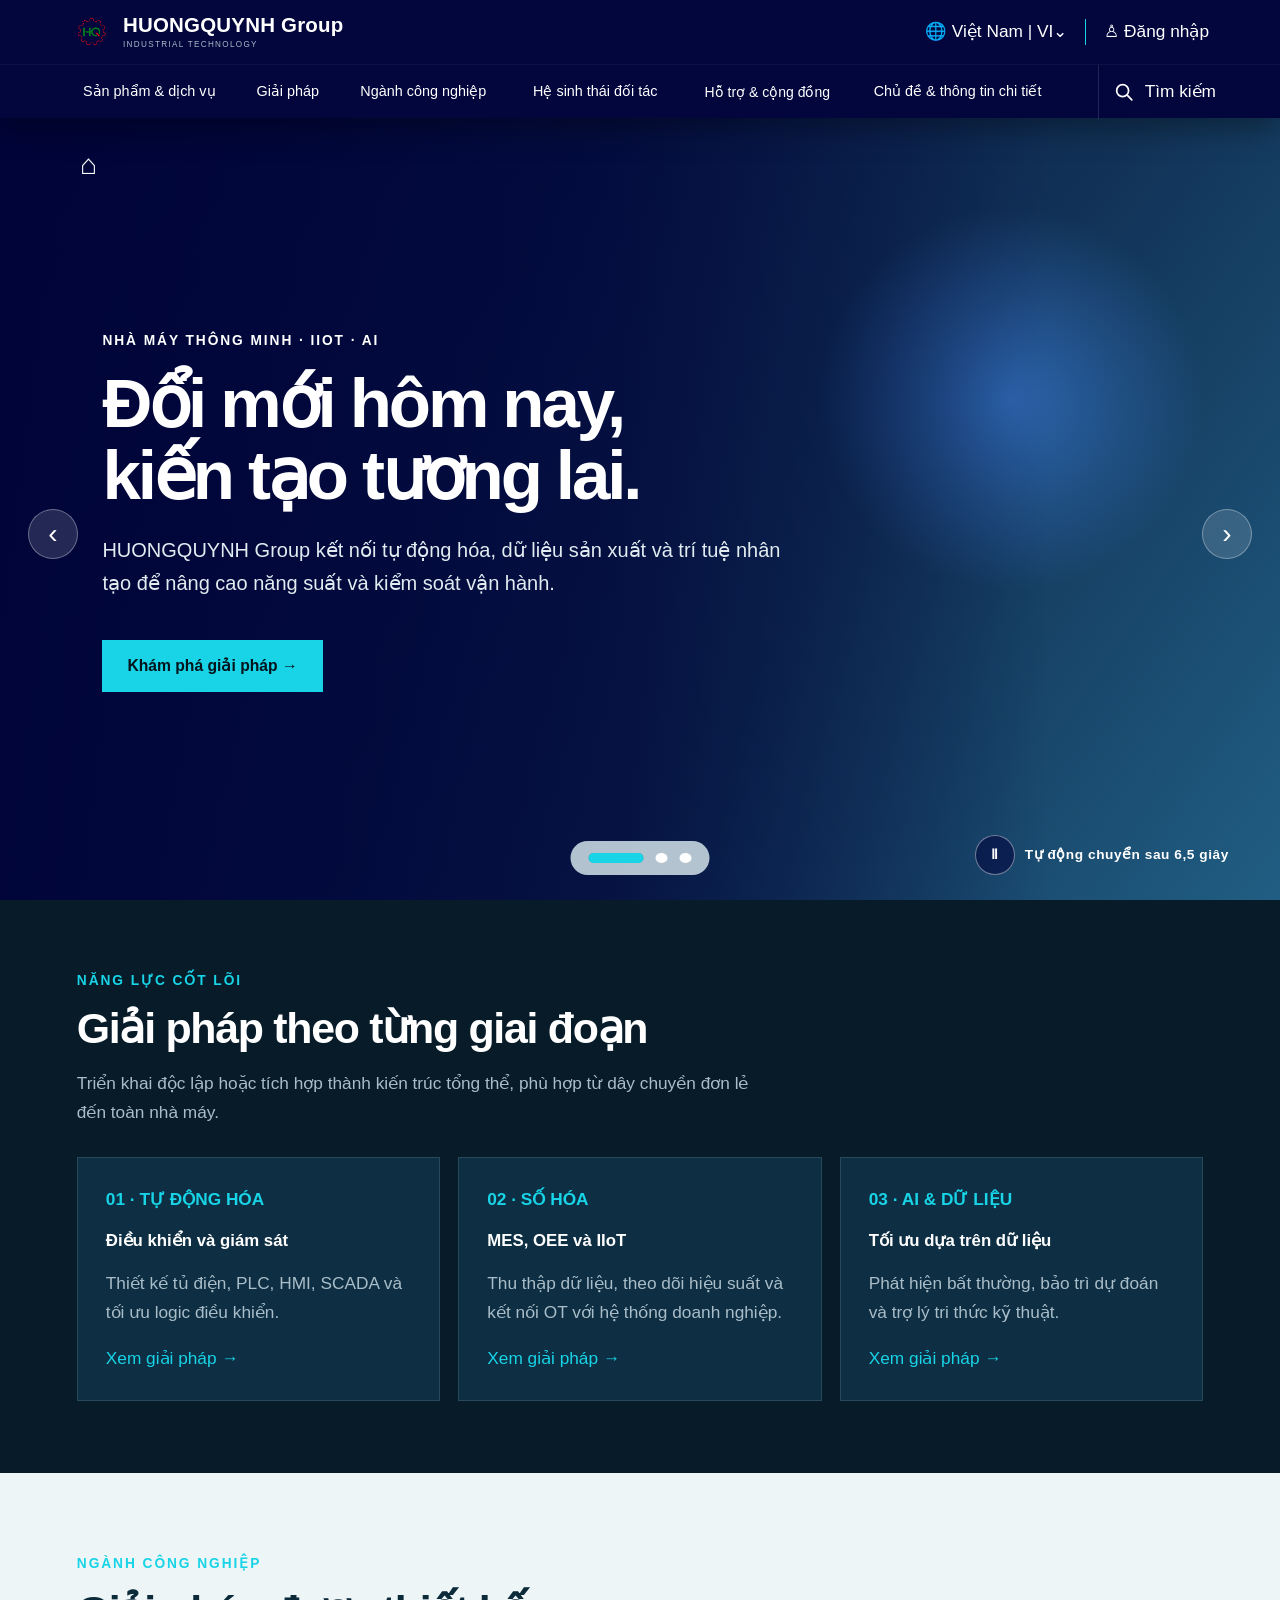
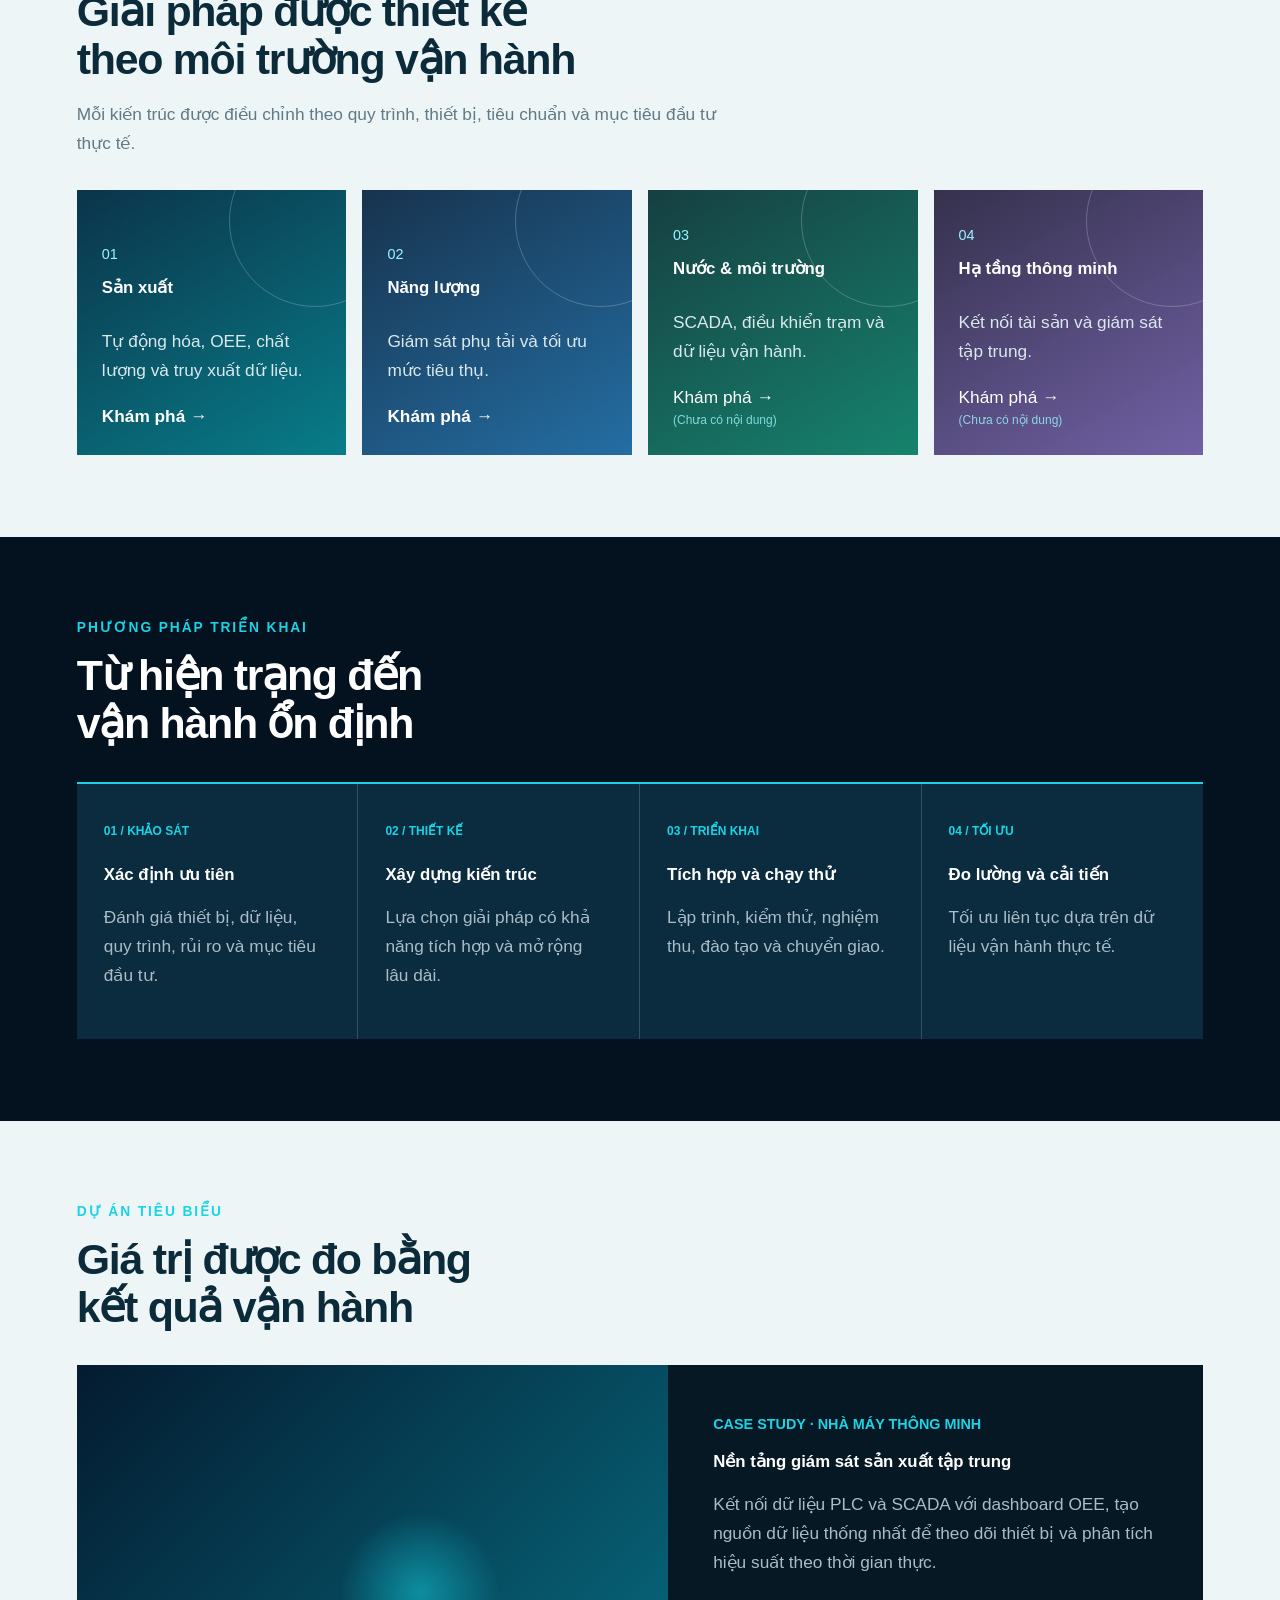
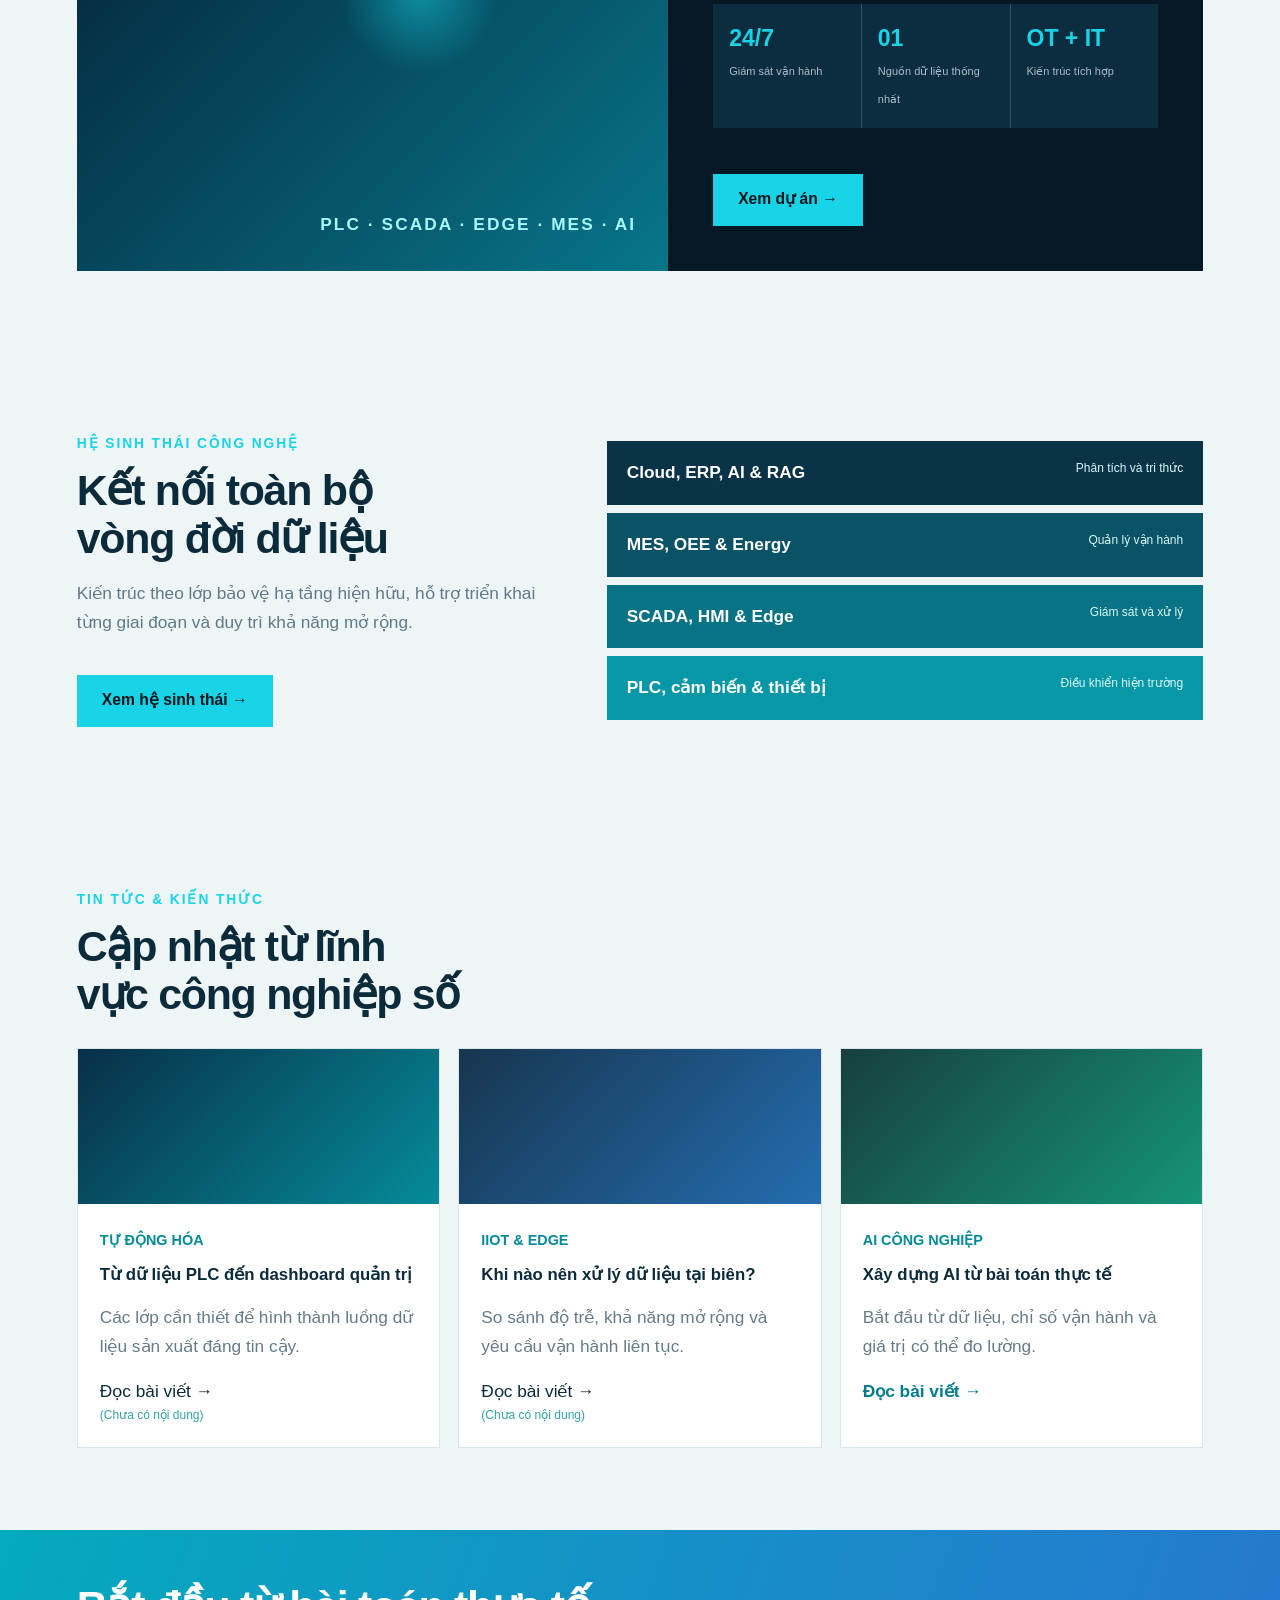
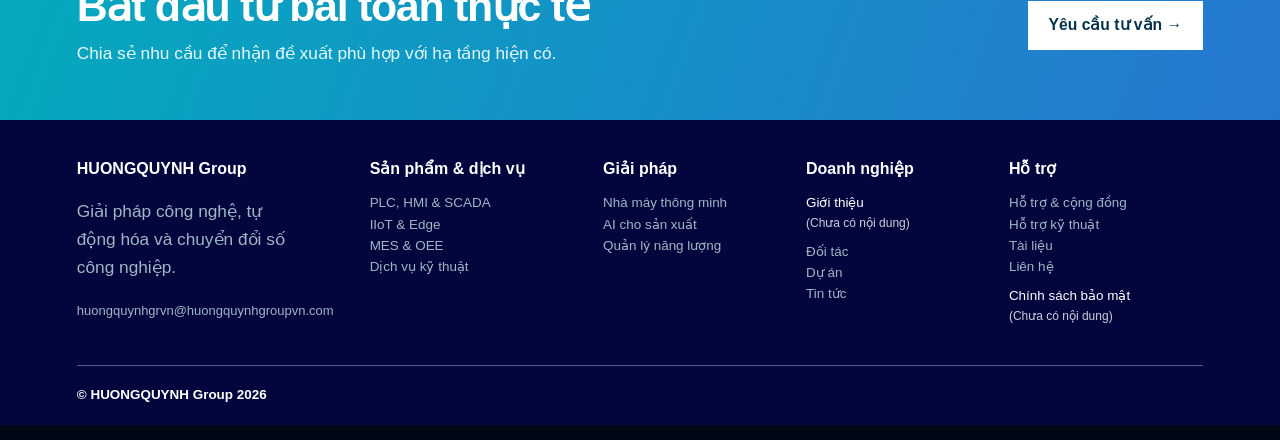
<file: index.html>
<!doctype html><html lang="vi"><head><meta charset="utf-8"><meta name="viewport" content="width=device-width,initial-scale=1"><title>HUONGQUYNH Group | Công nghệ và AI công nghiệp</title><link rel="stylesheet" href="css/site.css"><link rel="stylesheet" href="css/site-utilities.css"><meta name="description" content="Tự động hóa, số hóa sản xuất và AI công nghiệp: bảo trì dự đoán, thị giác máy, trợ lý tri thức và tích hợp dữ liệu nhà máy."><link rel="canonical" href="https://huongquynhgroupvn.com/"><link rel="icon" href="favicon.ico"><script src="js/site.js" defer></script><script src="js/motion.js" defer></script></head><body><a class="skip-content" href="#main">Chuyển đến nội dung chính</a><div class="site"><header><div class="top"><a class="brand" href="index.html"><img src="[data-uri]" alt="Logo HUONGQUYNH Group"><span><strong>HUONGQUYNH Group</strong><small>INDUSTRIAL TECHNOLOGY</small></span></a><div class="tools"><button id="lang">🌐 <span>Việt Nam | VI</span>⌄</button><span class="divider"></span><button id="login">♙ <span>Đăng nhập</span></button></div></div><div class="navrow"><nav aria-label="Điều hướng chính"><a href="index.html#giai-phap">Sản phẩm & dịch vụ</a><a href="index.html#giai-phap">Giải pháp</a><a href="index.html#nganh-cong-nghiep">Ngành công nghiệp</a><a href="index.html#he-sinh-thai">Hệ sinh thái đối tác</a><a class="support-link" href="mailto:huongquynhgrvn@huongquynhgroupvn.com">Hỗ trợ & cộng đồng</a><a href="index.html#tin-tuc">Chủ đề & thông tin chi tiết</a></nav><button aria-controls="site-search" id="search" class="search-control" type="button" aria-label="Tìm kiếm" aria-expanded="false">
<svg class="search-svg" viewBox="0 0 24 24" aria-hidden="true"><circle cx="10.5" cy="10.5" r="6.5"></circle><path d="m15.5 15.5 5 5"></path></svg><span>Tìm kiếm</span></button></div><form class="panel" id="site-search" role="search" action="tim-kiem.html"><input type="hidden" name="scope" value="site"><input name="q" aria-label="Từ khóa tìm kiếm" type="search" placeholder="Nhập sản phẩm, giải pháp hoặc chủ đề"><button>Tìm kiếm</button></form></header><main id="main"><section class="hero"><a class="home" href="index.html">⌂</a><div class="slide active"><div class="copy"><small>NHÀ MÁY THÔNG MINH · IIOT · AI</small><h1>Đổi mới hôm nay,<br>kiến tạo tương lai.</h1><p>HUONGQUYNH Group kết nối tự động hóa, dữ liệu sản xuất và trí tuệ nhân tạo để nâng cao năng suất và kiểm soát vận hành.</p><a class="cta" href="index.html#giai-phap">Khám phá giải pháp →</a></div></div><div class="slide"><div class="copy"><small>SỐ HÓA SẢN XUẤT</small><h1>Dữ liệu tập trung,<br>quyết định chính xác.</h1><p>Tích hợp PLC, SCADA, MES, ERP và dashboard OEE thành luồng dữ liệu thống nhất.</p><a class="cta" href="index.html#giai-phap">Xem giải pháp số hóa →</a></div></div><div class="slide"><div class="copy"><small>AI CHO CÔNG NGHIỆP</small><h1>Dự báo sớm,<br>tối ưu liên tục.</h1><p>Ứng dụng AI trong phát hiện bất thường, bảo trì dự đoán và kiểm soát chất lượng.</p><a class="cta" href="ai-san-xuat.html">Khám phá AI công nghiệp →</a></div></div><button class="arrow prev" type="button" aria-label="Trang chiếu trước">‹</button><button class="arrow next" type="button" aria-label="Trang chiếu tiếp theo">›</button><div class="dots"><button type="button" class="dot active" aria-label="Đến trang chiếu 1"></button><button type="button" class="dot" aria-label="Đến trang chiếu 2"></button><button type="button" class="dot" aria-label="Đến trang chiếu 3"></button></div><div class="hero-status"><button class="hero-pause" type="button" aria-label="Tạm dừng Slider" aria-pressed="false">Ⅱ</button><span>Tự động chuyển sau 6,5 giây</span></div></section><section class="section" id="giai-phap"><div class="eyebrow">NĂNG LỰC CỐT LÕI</div><h2>Giải pháp theo từng giai đoạn</h2><p class="intro">Triển khai độc lập hoặc tích hợp thành kiến trúc tổng thể, phù hợp từ dây chuyền đơn lẻ đến toàn nhà máy.</p><div class="cards"><article class="card"><b>01 · TỰ ĐỘNG HÓA</b><h3>Điều khiển và giám sát</h3><p>Thiết kế tủ điện, PLC, HMI, SCADA và tối ưu logic điều khiển.</p><a href="index.html#giai-phap">Xem giải pháp →</a></article><article class="card"><b>02 · SỐ HÓA</b><h3>MES, OEE và IIoT</h3><p>Thu thập dữ liệu, theo dõi hiệu suất và kết nối OT với hệ thống doanh nghiệp.</p><a href="index.html#giai-phap">Xem giải pháp →</a></article><article class="card"><b>03 · AI & DỮ LIỆU</b><h3>Tối ưu dựa trên dữ liệu</h3><p>Phát hiện bất thường, bảo trì dự đoán và trợ lý tri thức kỹ thuật.</p><a href="ai-san-xuat.html">Xem giải pháp →</a></article></div></section>
<section class="full-light" id="nganh-cong-nghiep"><div class="eyebrow">NGÀNH CÔNG NGHIỆP</div><h2>Giải pháp được thiết kế theo môi trường vận hành</h2><p class="intro">Mỗi kiến trúc được điều chỉnh theo quy trình, thiết bị, tiêu chuẩn và mục tiêu đầu tư thực tế.</p><div class="industries"><article class="industry"><small>01</small><h3>Sản xuất</h3><p>Tự động hóa, OEE, chất lượng và truy xuất dữ liệu.</p><a href="ai-san-xuat.html">Khám phá →</a></article><article class="industry"><small>02</small><h3>Năng lượng</h3><p>Giám sát phụ tải và tối ưu mức tiêu thụ.</p><a href="ai-nang-luong.html">Khám phá →</a></article><article class="industry"><small>03</small><h3>Nước & môi trường</h3><p>SCADA, điều khiển trạm và dữ liệu vận hành.</p><span class="content-pending">Khám phá → <small>(Chưa có nội dung)</small></span></article><article class="industry"><small>04</small><h3>Hạ tầng thông minh</h3><p>Kết nối tài sản và giám sát tập trung.</p><span class="content-pending">Khám phá → <small>(Chưa có nội dung)</small></span></article></div></section>
<section class="full-dark" id="phuong-phap"><div class="eyebrow">PHƯƠNG PHÁP TRIỂN KHAI</div><h2>Từ hiện trạng đến vận hành ổn định</h2><div class="steps"><article class="step"><b>01 / KHẢO SÁT</b><h3>Xác định ưu tiên</h3><p>Đánh giá thiết bị, dữ liệu, quy trình, rủi ro và mục tiêu đầu tư.</p></article><article class="step"><b>02 / THIẾT KẾ</b><h3>Xây dựng kiến trúc</h3><p>Lựa chọn giải pháp có khả năng tích hợp và mở rộng lâu dài.</p></article><article class="step"><b>03 / TRIỂN KHAI</b><h3>Tích hợp và chạy thử</h3><p>Lập trình, kiểm thử, nghiệm thu, đào tạo và chuyển giao.</p></article><article class="step"><b>04 / TỐI ƯU</b><h3>Đo lường và cải tiến</h3><p>Tối ưu liên tục dựa trên dữ liệu vận hành thực tế.</p></article></div></section>
<section class="full-light" id="du-an"><div class="eyebrow">DỰ ÁN TIÊU BIỂU</div><h2>Giá trị được đo bằng kết quả vận hành</h2><div class="project"><div class="projectvisual"></div><div class="projectcopy"><small>CASE STUDY · NHÀ MÁY THÔNG MINH</small><h3>Nền tảng giám sát sản xuất tập trung</h3><p>Kết nối dữ liệu PLC và SCADA với dashboard OEE, tạo nguồn dữ liệu thống nhất để theo dõi thiết bị và phân tích hiệu suất theo thời gian thực.</p><div class="kpis"><div class="kpi"><strong>24/7</strong><span>Giám sát vận hành</span></div><div class="kpi"><strong>01</strong><span>Nguồn dữ liệu thống nhất</span></div><div class="kpi"><strong>OT + IT</strong><span>Kiến trúc tích hợp</span></div></div><a class="cta" href="index.html#du-an">Xem dự án →</a></div></div></section>
<section class="full-light" id="he-sinh-thai"><div class="eco"><div><div class="eyebrow">HỆ SINH THÁI CÔNG NGHỆ</div><h2>Kết nối toàn bộ vòng đời dữ liệu</h2><p class="intro">Kiến trúc theo lớp bảo vệ hạ tầng hiện hữu, hỗ trợ triển khai từng giai đoạn và duy trì khả năng mở rộng.</p><a class="cta" href="index.html#he-sinh-thai">Xem hệ sinh thái →</a></div><div class="layers"><div class="layer"><strong>Cloud, ERP, AI & RAG</strong><span>Phân tích và tri thức</span></div><div class="layer"><strong>MES, OEE & Energy</strong><span>Quản lý vận hành</span></div><div class="layer"><strong>SCADA, HMI & Edge</strong><span>Giám sát và xử lý</span></div><div class="layer"><strong>PLC, cảm biến & thiết bị</strong><span>Điều khiển hiện trường</span></div></div></div></section>
<section class="full-light" id="tin-tuc"><div class="eyebrow">TIN TỨC & KIẾN THỨC</div><h2>Cập nhật từ lĩnh vực công nghiệp số</h2><div class="news"><article class="article"><div class="articleimg"></div><div class="articlebody"><small>TỰ ĐỘNG HÓA</small><h3>Từ dữ liệu PLC đến dashboard quản trị</h3><p>Các lớp cần thiết để hình thành luồng dữ liệu sản xuất đáng tin cậy.</p><span class="content-pending">Đọc bài viết → <small>(Chưa có nội dung)</small></span></div></article><article class="article"><div class="articleimg"></div><div class="articlebody"><small>IIOT & EDGE</small><h3>Khi nào nên xử lý dữ liệu tại biên?</h3><p>So sánh độ trễ, khả năng mở rộng và yêu cầu vận hành liên tục.</p><span class="content-pending">Đọc bài viết → <small>(Chưa có nội dung)</small></span></div></article><article class="article"><div class="articleimg"></div><div class="articlebody"><small>AI CÔNG NGHIỆP</small><h3>Xây dựng AI từ bài toán thực tế</h3><p>Bắt đầu từ dữ liệu, chỉ số vận hành và giá trị có thể đo lường.</p><a href="bai-viet-ai-cong-nghiep.html">Đọc bài viết →</a></div></article></div></section>
<section class="contact" id="lien-he"><div><h2>Bắt đầu từ bài toán thực tế</h2><p>Chia sẻ nhu cầu để nhận đề xuất phù hợp với hạ tầng hiện có.</p></div><a href="mailto:huongquynhgrvn@huongquynhgroupvn.com">Yêu cầu tư vấn →</a></section>
<footer class="footer"><div class="footergrid"><div class="footer-company"><a class="footerbrand" href="index.html"><span class="footerbrand-copy"><strong>HUONGQUYNH Group</strong></span></a><p>Giải pháp công nghệ, tự động hóa và chuyển đổi số công nghiệp.</p><a class="company-email" href="mailto:huongquynhgrvn@huongquynhgroupvn.com">huongquynhgrvn@huongquynhgroupvn.com</a>
</div><div><h3>Sản phẩm & dịch vụ</h3><a href="index.html#giai-phap">PLC, HMI & SCADA</a><a href="kien-truc-ai-cong-nghiep.html">IIoT & Edge</a><a href="index.html#giai-phap">MES & OEE</a><a href="index.html#lien-he">Dịch vụ kỹ thuật</a></div><div><h3>Giải pháp</h3><a href="index.html#giai-phap">Nhà máy thông minh</a><a href="ai-san-xuat.html">AI cho sản xuất</a><a href="ai-nang-luong.html">Quản lý năng lượng</a></div><div><h3>Doanh nghiệp</h3><span class="content-pending">Giới thiệu <small>(Chưa có nội dung)</small></span><a href="index.html#he-sinh-thai">Đối tác</a><a href="index.html#du-an">Dự án</a><a href="index.html#tin-tuc">Tin tức</a></div><div><h3>Hỗ trợ</h3><a href="mailto:huongquynhgrvn@huongquynhgroupvn.com">Hỗ trợ & cộng đồng</a><a href="mailto:huongquynhgrvn@huongquynhgroupvn.com">Hỗ trợ kỹ thuật</a><a href="ai-san-xuat.html#chuyen-de">Tài liệu</a><a href="mailto:huongquynhgrvn@huongquynhgroupvn.com">Liên hệ</a><span class="content-pending">Chính sách bảo mật <small>(Chưa có nội dung)</small></span></div></div><div class="footer-legal"><span class="copyright">© HUONGQUYNH Group 2026</span><nav class="legal-links" aria-label="Thông tin pháp lý"><span class="content-pending">Thông tin doanh nghiệp <small>(Chưa có nội dung)</small></span><span class="content-pending">Thông báo về quyền riêng tư <small>(Chưa có nội dung)</small></span><span class="content-pending">Thông báo về cookie <small>(Chưa có nội dung)</small></span><span class="content-pending">Điều khoản sử dụng <small>(Chưa có nội dung)</small></span><span class="content-pending">ID kỹ thuật số <small>(Chưa có nội dung)</small></span></nav></div></footer>
</main></div><div class="modal"><form class="box"><h2>Đăng nhập</h2><label>Email doanh nghiệp</label><input type="email" required><label>Mật khẩu</label><input type="password" minlength="6" required><button type="submit">Đăng nhập</button> <button type="button" id="close">Đóng</button><p id="note"></p></form></div>



</body></html>
</file>
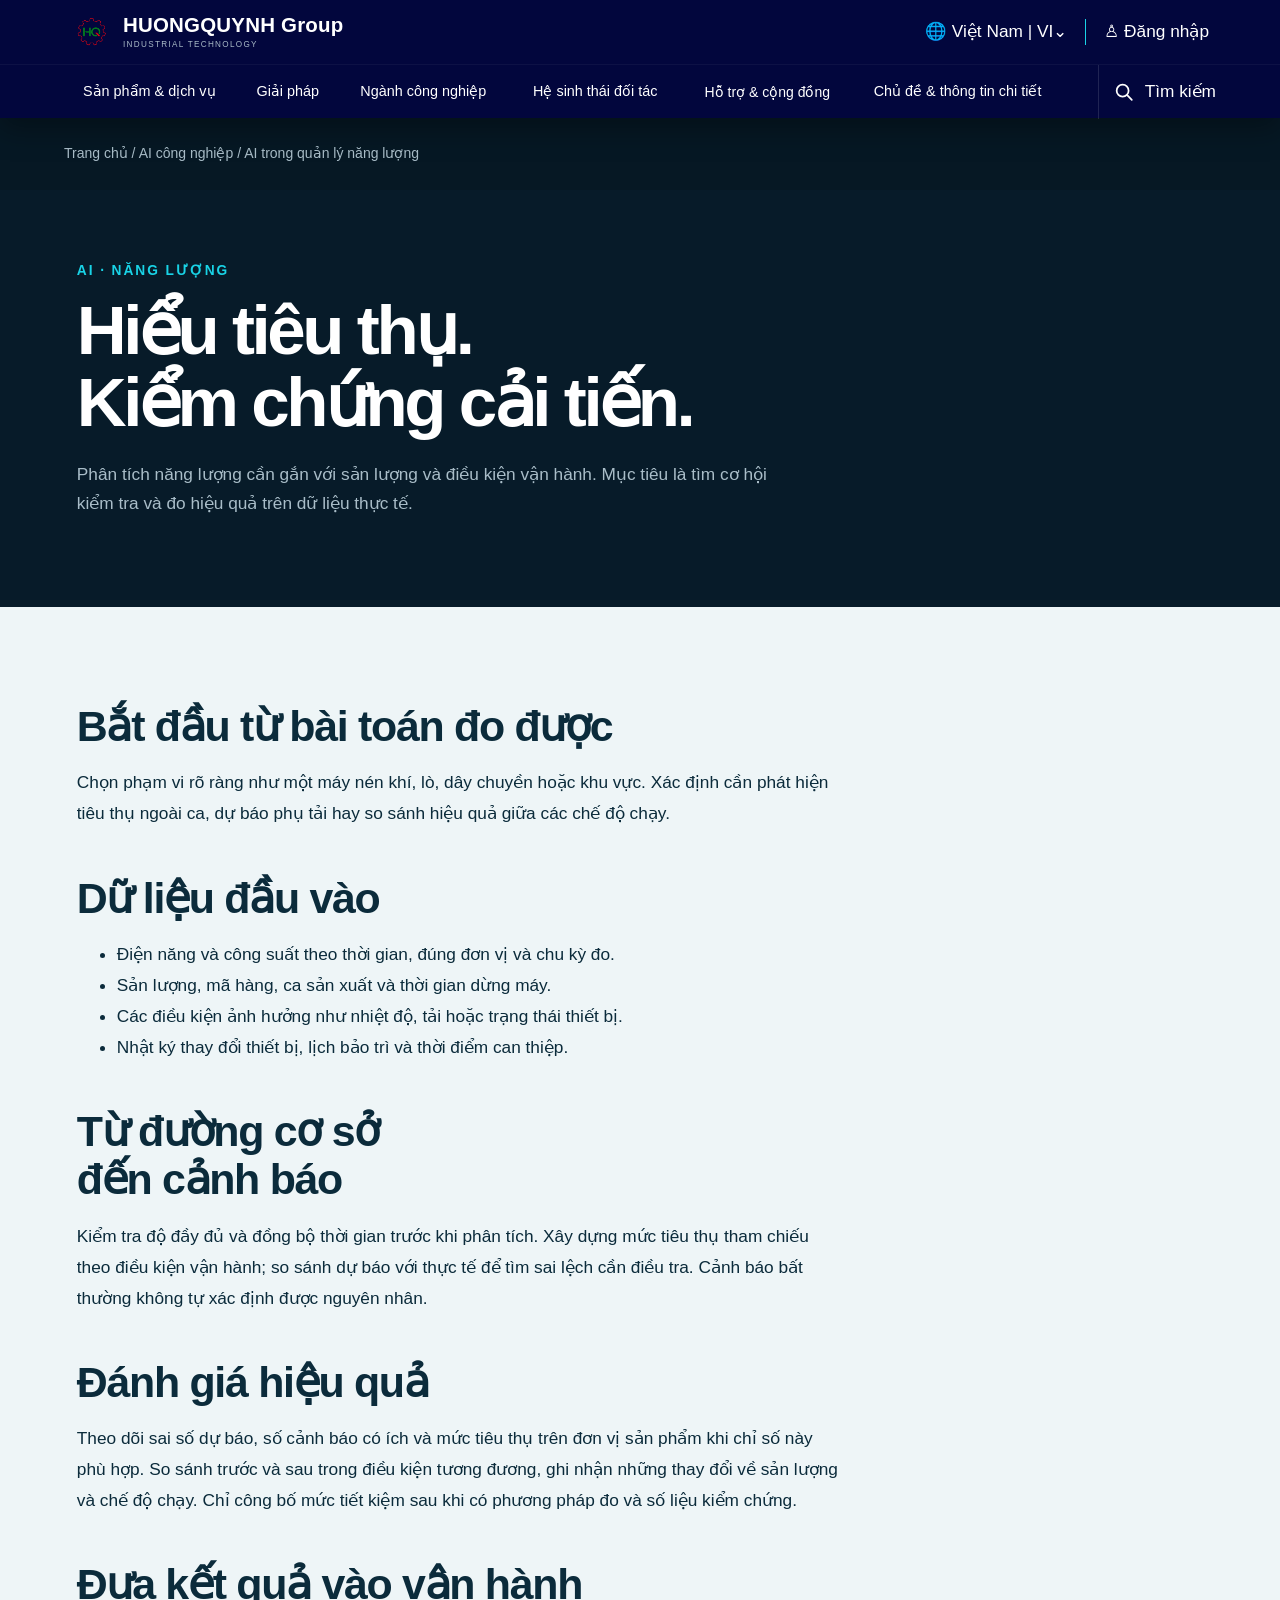
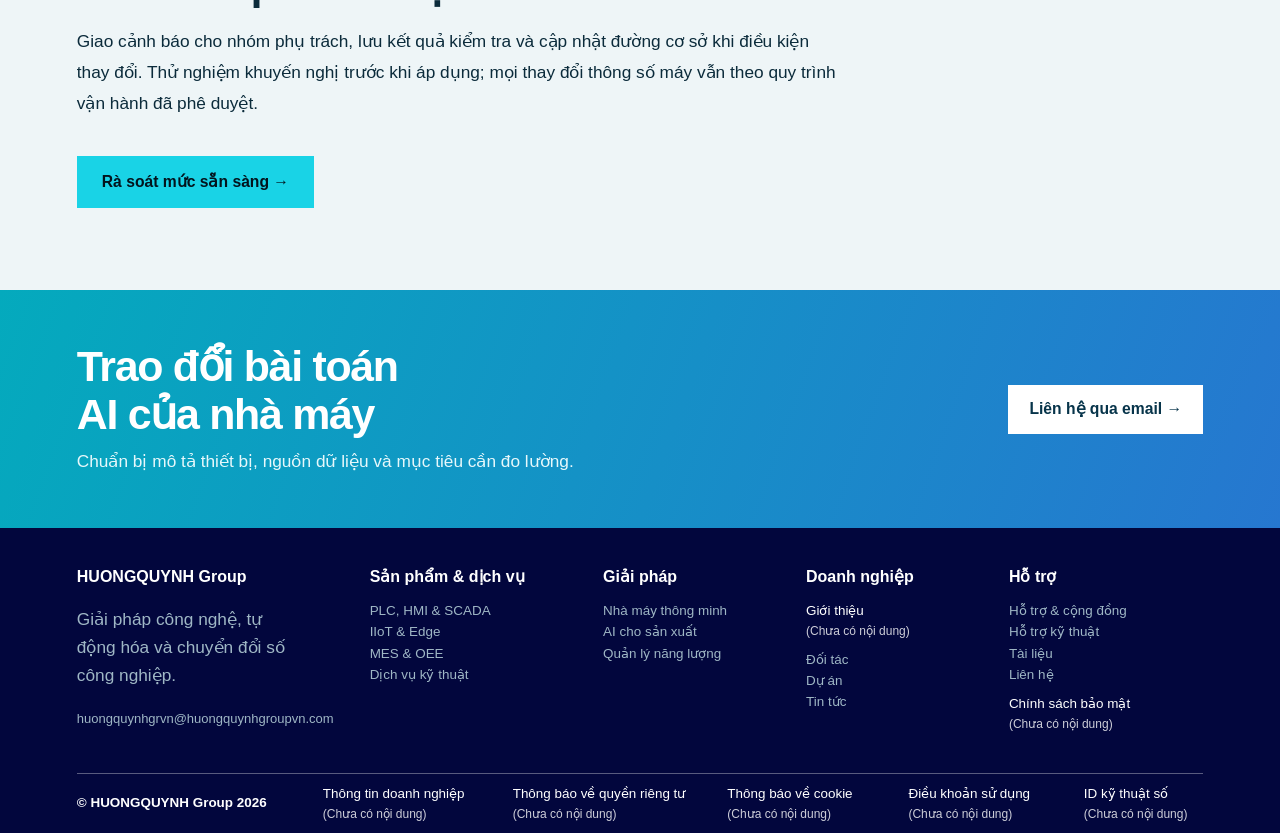
<file: ai-nang-luong.html>
<!doctype html>
<html lang="vi"><head><meta charset="utf-8"><meta name="viewport" content="width=device-width,initial-scale=1">
<title>AI trong quản lý năng lượng | HUONGQUYNH Group</title><meta name="description" content="Cách chuẩn bị dữ liệu, lập đường cơ sở và kiểm chứng ứng dụng AI trong phân tích tiêu thụ năng lượng."><link rel="canonical" href="https://huongquynhgroupvn.com/ai-nang-luong.html">
<meta property="og:title" content="AI trong quản lý năng lượng"><meta property="og:description" content="Cách chuẩn bị dữ liệu, lập đường cơ sở và kiểm chứng ứng dụng AI trong phân tích tiêu thụ năng lượng."><meta property="og:url" content="https://huongquynhgroupvn.com/ai-nang-luong.html"><meta property="og:type" content="website"><meta name="theme-color" content="#02063d"><link rel="icon" href="favicon.ico">
<link rel="stylesheet" href="css/site.css"><link rel="stylesheet" href="css/site-utilities.css"><script src="js/site.js" defer></script>
<script type="application/ld+json">{"@context":"https://schema.org","@type":"WebPage","name":"AI trong quản lý năng lượng","description":"Cách chuẩn bị dữ liệu, lập đường cơ sở và kiểm chứng ứng dụng AI trong phân tích tiêu thụ năng lượng.","url":"https://huongquynhgroupvn.com/ai-nang-luong.html","inLanguage":"vi","isPartOf":{"@type":"WebSite","name":"HUONGQUYNH Group","url":"https://huongquynhgroupvn.com/"}}</script><script type="application/ld+json">{"@context":"https://schema.org","@type":"BreadcrumbList","itemListElement":[{"@type":"ListItem","position":1,"name":"Trang chủ","item":"https://huongquynhgroupvn.com/"},{"@type":"ListItem","position":2,"name":"AI công nghiệp","item":"https://huongquynhgroupvn.com/ai-san-xuat.html"},{"@type":"ListItem","position":3,"name":"AI trong quản lý năng lượng","item":"https://huongquynhgroupvn.com/ai-nang-luong.html"}]}</script></head>
<body><a class="skip-content" href="#main">Chuyển đến nội dung chính</a><div class="site"><header><div class="top"><a class="brand" href="index.html"><img src="[data-uri]" alt="Logo HUONGQUYNH Group"><span><strong>HUONGQUYNH Group</strong><small>INDUSTRIAL TECHNOLOGY</small></span></a><div class="tools"><button id="lang">🌐 <span>Việt Nam | VI</span>⌄</button><span class="divider"></span><button id="login">♙ <span>Đăng nhập</span></button></div></div><div class="navrow"><nav aria-label="Điều hướng chính"><a href="index.html#giai-phap">Sản phẩm & dịch vụ</a><a href="index.html#giai-phap">Giải pháp</a><a href="index.html#nganh-cong-nghiep">Ngành công nghiệp</a><a href="index.html#he-sinh-thai">Hệ sinh thái đối tác</a><a class="support-link" href="mailto:huongquynhgrvn@huongquynhgroupvn.com">Hỗ trợ & cộng đồng</a><a href="index.html#tin-tuc">Chủ đề & thông tin chi tiết</a></nav><button aria-controls="site-search" id="search" class="search-control" type="button" aria-label="Tìm kiếm" aria-expanded="false">
<svg class="search-svg" viewBox="0 0 24 24" aria-hidden="true"><circle cx="10.5" cy="10.5" r="6.5"></circle><path d="m15.5 15.5 5 5"></path></svg><span>Tìm kiếm</span></button></div><form class="panel" id="site-search" role="search" action="tim-kiem.html"><input type="hidden" name="scope" value="site"><input name="q" aria-label="Từ khóa tìm kiếm" type="search" placeholder="Nhập sản phẩm, giải pháp hoặc chủ đề"><button>Tìm kiếm</button></form></header><main id="main" class="ai-content">
<div class="ai-breadcrumb"><a href="index.html">Trang chủ</a> / <a href="ai-san-xuat.html">AI công nghiệp</a> / AI trong quản lý năng lượng</div>
<section class="section"><div class="eyebrow">AI · NĂNG LƯỢNG</div><h1>Hiểu tiêu thụ.<br>Kiểm chứng cải tiến.</h1><p class="intro">Phân tích năng lượng cần gắn với sản lượng và điều kiện vận hành. Mục tiêu là tìm cơ hội kiểm tra và đo hiệu quả trên dữ liệu thực tế.</p></section><section class="full-light ai-prose"><h2>Bắt đầu từ bài toán đo được</h2><p>Chọn phạm vi rõ ràng như một máy nén khí, lò, dây chuyền hoặc khu vực. Xác định cần phát hiện tiêu thụ ngoài ca, dự báo phụ tải hay so sánh hiệu quả giữa các chế độ chạy.</p><h2>Dữ liệu đầu vào</h2><ul><li>Điện năng và công suất theo thời gian, đúng đơn vị và chu kỳ đo.</li><li>Sản lượng, mã hàng, ca sản xuất và thời gian dừng máy.</li><li>Các điều kiện ảnh hưởng như nhiệt độ, tải hoặc trạng thái thiết bị.</li><li>Nhật ký thay đổi thiết bị, lịch bảo trì và thời điểm can thiệp.</li></ul><h2>Từ đường cơ sở đến cảnh báo</h2><p>Kiểm tra độ đầy đủ và đồng bộ thời gian trước khi phân tích. Xây dựng mức tiêu thụ tham chiếu theo điều kiện vận hành; so sánh dự báo với thực tế để tìm sai lệch cần điều tra. Cảnh báo bất thường không tự xác định được nguyên nhân.</p><h2>Đánh giá hiệu quả</h2><p>Theo dõi sai số dự báo, số cảnh báo có ích và mức tiêu thụ trên đơn vị sản phẩm khi chỉ số này phù hợp. So sánh trước và sau trong điều kiện tương đương, ghi nhận những thay đổi về sản lượng và chế độ chạy. Chỉ công bố mức tiết kiệm sau khi có phương pháp đo và số liệu kiểm chứng.</p><h2>Đưa kết quả vào vận hành</h2><p>Giao cảnh báo cho nhóm phụ trách, lưu kết quả kiểm tra và cập nhật đường cơ sở khi điều kiện thay đổi. Thử nghiệm khuyến nghị trước khi áp dụng; mọi thay đổi thông số máy vẫn theo quy trình vận hành đã phê duyệt.</p><a class="cta" href="ai-san-xuat.html#danh-gia">Rà soát mức sẵn sàng →</a></section><section class="contact" id="lien-he"><div><h2>Trao đổi bài toán AI của nhà máy</h2><p>Chuẩn bị mô tả thiết bị, nguồn dữ liệu và mục tiêu cần đo lường.</p></div><a href="mailto:huongquynhgrvn@huongquynhgroupvn.com?subject=Tu%20van%20AI%20cong%20nghiep">Liên hệ qua email →</a></section></main><footer class="footer"><div class="footergrid"><div class="footer-company"><a class="footerbrand" href="index.html"><span class="footerbrand-copy"><strong>HUONGQUYNH Group</strong></span></a><p>Giải pháp công nghệ, tự động hóa và chuyển đổi số công nghiệp.</p><a class="company-email" href="mailto:huongquynhgrvn@huongquynhgroupvn.com">huongquynhgrvn@huongquynhgroupvn.com</a>
</div><div><h3>Sản phẩm & dịch vụ</h3><a href="index.html#giai-phap">PLC, HMI & SCADA</a><a href="kien-truc-ai-cong-nghiep.html">IIoT & Edge</a><a href="index.html#giai-phap">MES & OEE</a><a href="index.html#lien-he">Dịch vụ kỹ thuật</a></div><div><h3>Giải pháp</h3><a href="index.html#giai-phap">Nhà máy thông minh</a><a href="ai-san-xuat.html">AI cho sản xuất</a><a href="ai-nang-luong.html">Quản lý năng lượng</a></div><div><h3>Doanh nghiệp</h3><span class="content-pending">Giới thiệu <small>(Chưa có nội dung)</small></span><a href="index.html#he-sinh-thai">Đối tác</a><a href="index.html#du-an">Dự án</a><a href="index.html#tin-tuc">Tin tức</a></div><div><h3>Hỗ trợ</h3><a href="mailto:huongquynhgrvn@huongquynhgroupvn.com">Hỗ trợ & cộng đồng</a><a href="mailto:huongquynhgrvn@huongquynhgroupvn.com">Hỗ trợ kỹ thuật</a><a href="ai-san-xuat.html#chuyen-de">Tài liệu</a><a href="mailto:huongquynhgrvn@huongquynhgroupvn.com">Liên hệ</a><span class="content-pending">Chính sách bảo mật <small>(Chưa có nội dung)</small></span></div></div><div class="footer-legal"><span class="copyright">© HUONGQUYNH Group 2026</span><nav class="legal-links" aria-label="Thông tin pháp lý"><span class="content-pending">Thông tin doanh nghiệp <small>(Chưa có nội dung)</small></span><span class="content-pending">Thông báo về quyền riêng tư <small>(Chưa có nội dung)</small></span><span class="content-pending">Thông báo về cookie <small>(Chưa có nội dung)</small></span><span class="content-pending">Điều khoản sử dụng <small>(Chưa có nội dung)</small></span><span class="content-pending">ID kỹ thuật số <small>(Chưa có nội dung)</small></span></nav></div></footer></div><div class="modal"><form class="box"><h2>Đăng nhập</h2><label>Email doanh nghiệp</label><input type="email" required><label>Mật khẩu</label><input type="password" minlength="6" required><button type="submit">Đăng nhập</button> <button type="button" id="close">Đóng</button><p id="note"></p></form></div></body></html>
</file>
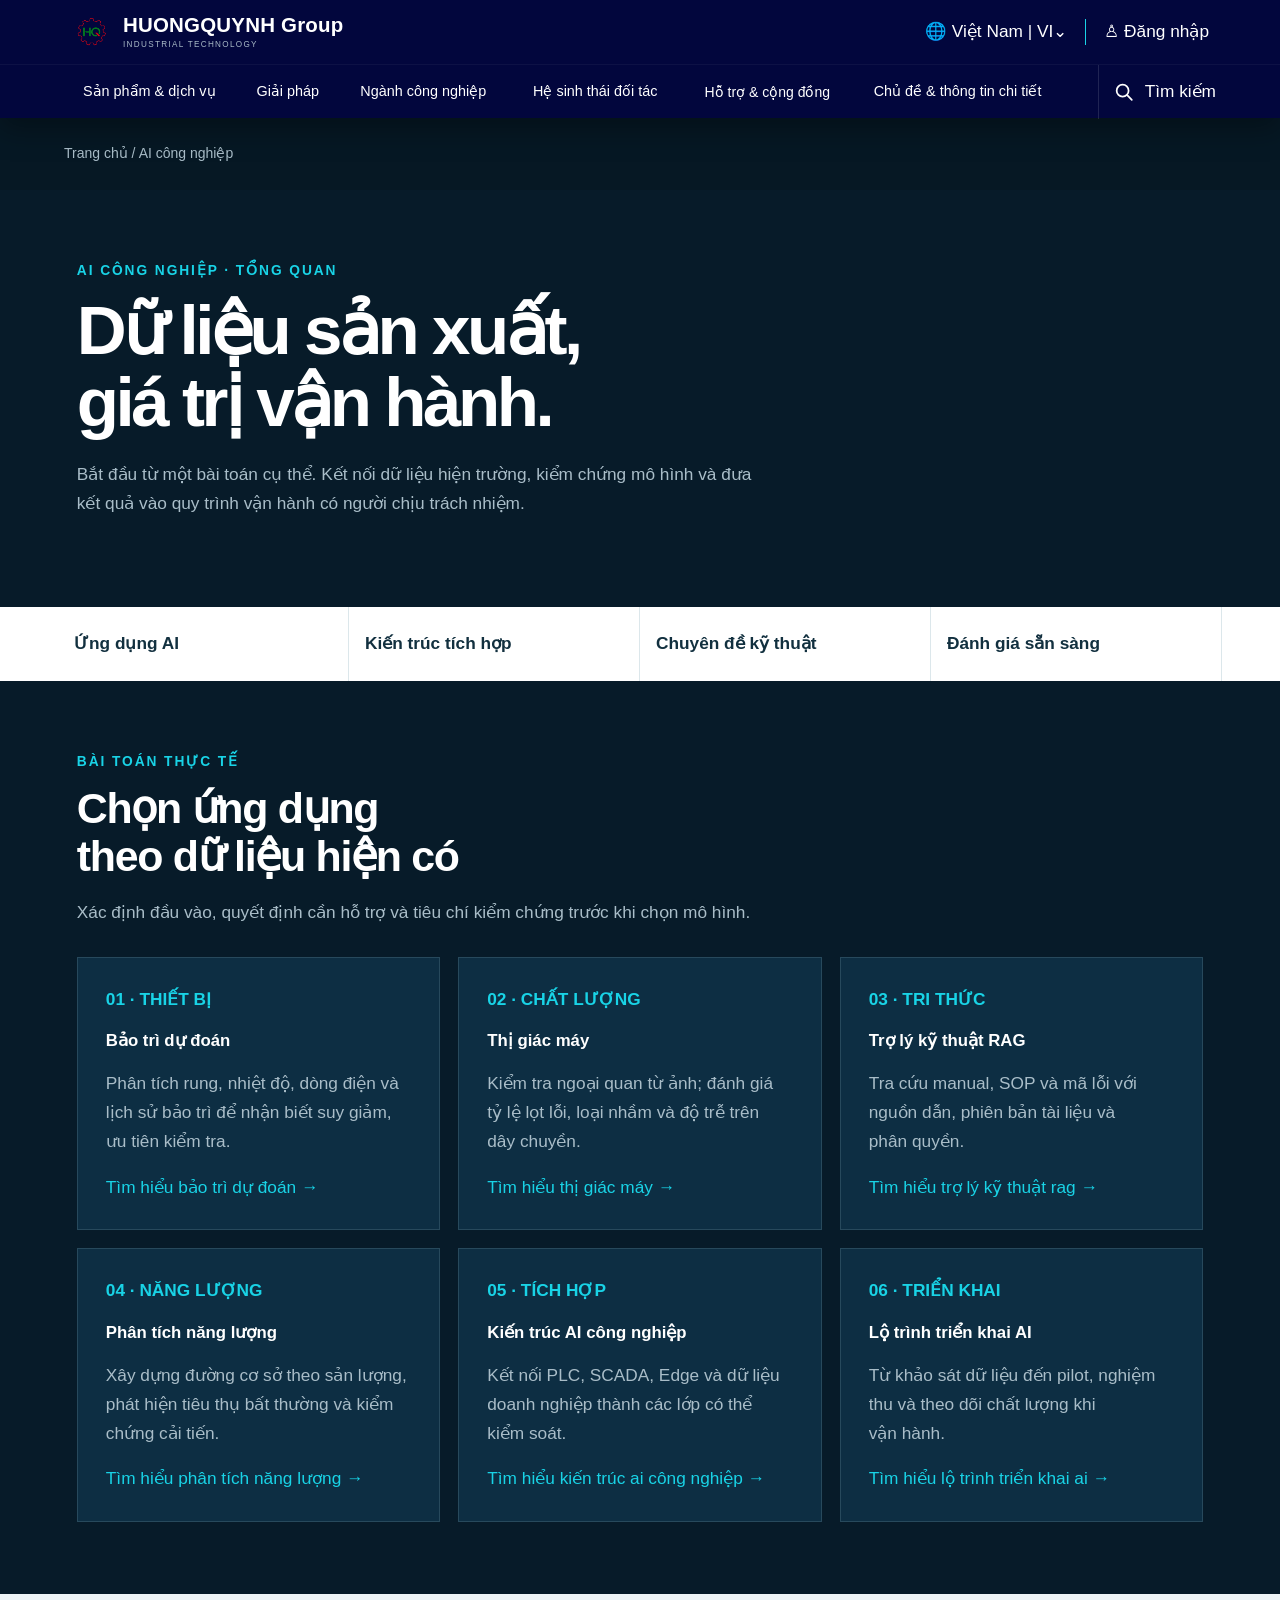
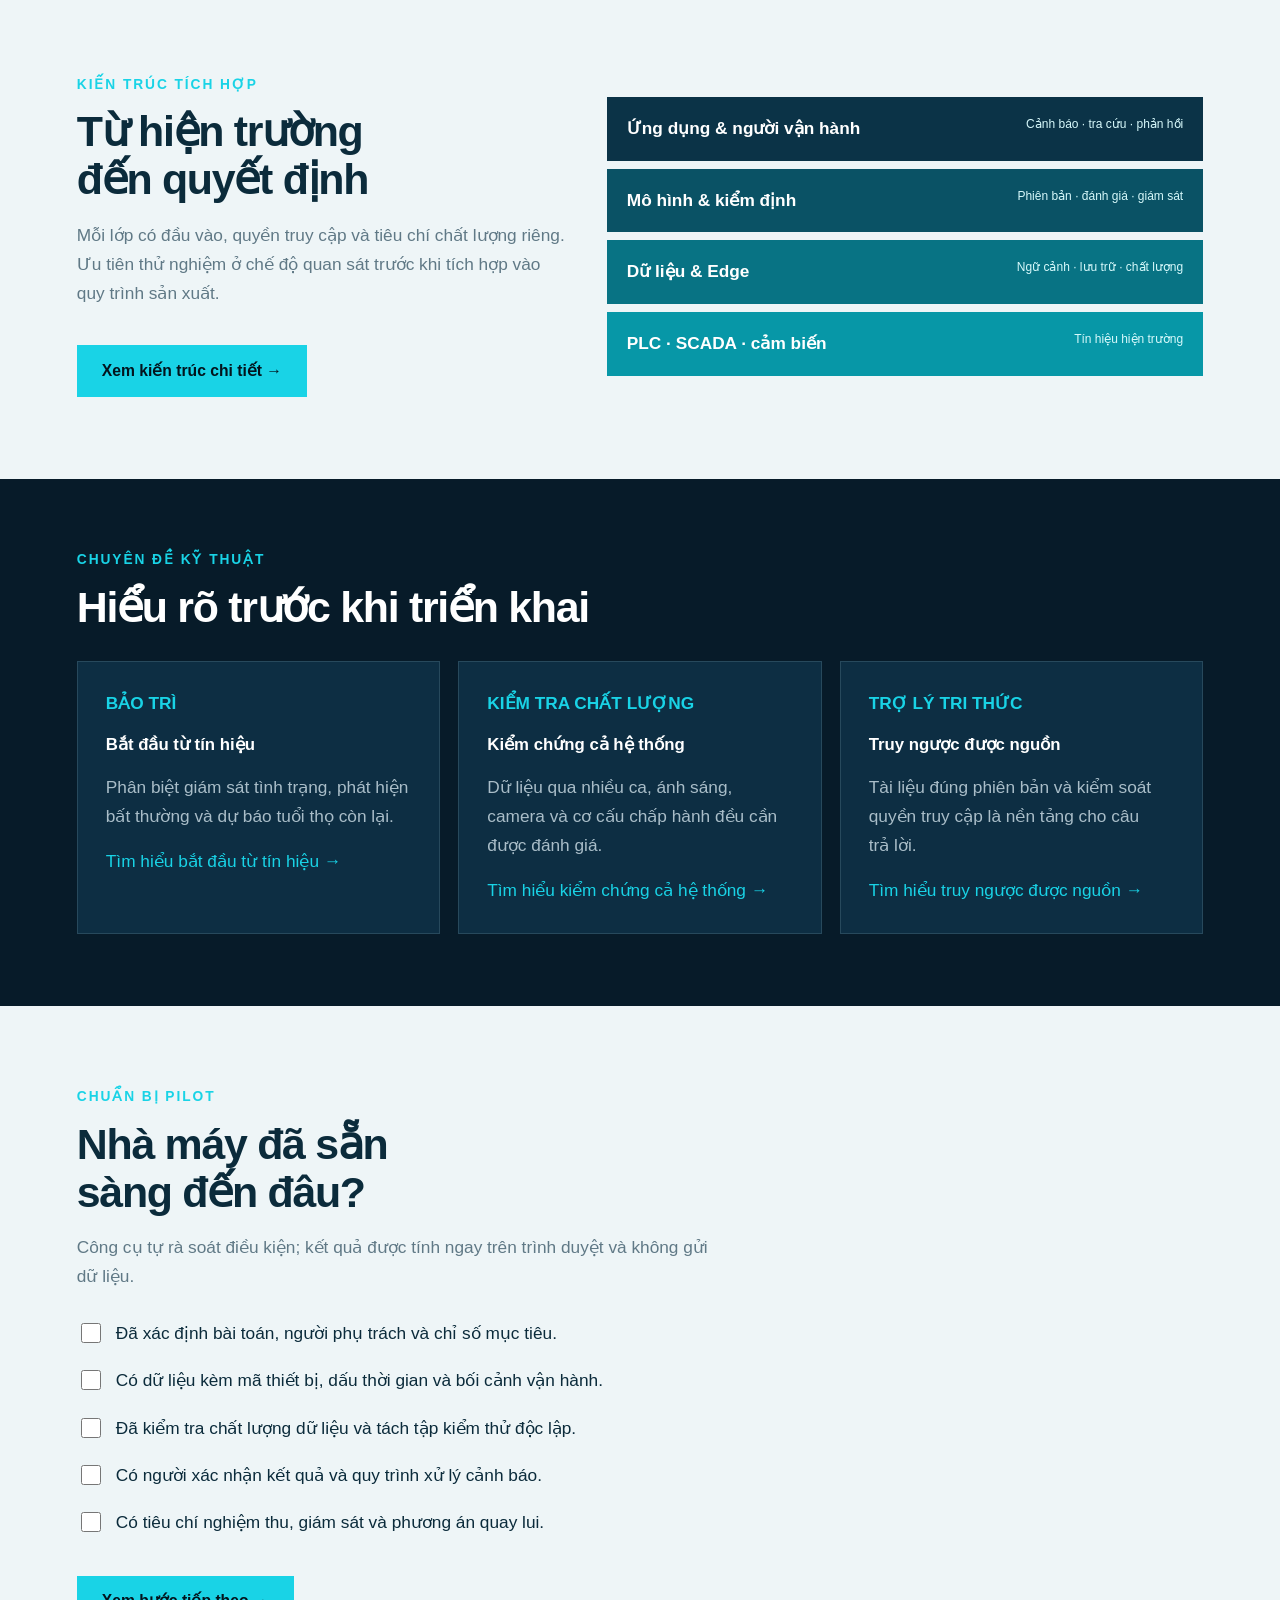
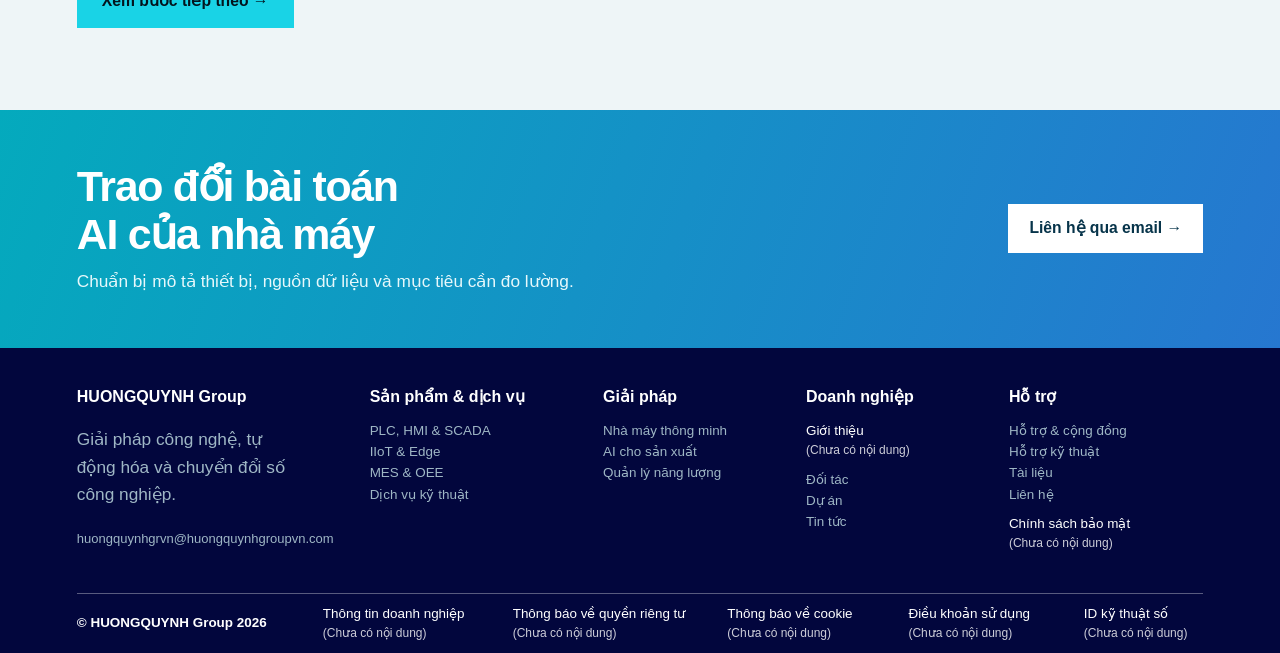
<file: ai-san-xuat.html>
<!doctype html>
<html lang="vi"><head><meta charset="utf-8"><meta name="viewport" content="width=device-width,initial-scale=1">
<title>AI công nghiệp | HUONGQUYNH Group</title><meta name="description" content="Khám phá ứng dụng AI công nghiệp, kiến trúc dữ liệu và lộ trình triển khai từ thử nghiệm đến vận hành."><link rel="canonical" href="https://huongquynhgroupvn.com/ai-san-xuat.html">
<meta property="og:title" content="AI công nghiệp"><meta property="og:description" content="Khám phá ứng dụng AI công nghiệp, kiến trúc dữ liệu và lộ trình triển khai từ thử nghiệm đến vận hành."><meta property="og:url" content="https://huongquynhgroupvn.com/ai-san-xuat.html"><meta property="og:type" content="website"><meta name="theme-color" content="#02063d"><link rel="icon" href="favicon.ico">
<link rel="stylesheet" href="css/site.css"><link rel="stylesheet" href="css/site-utilities.css"><script src="js/site.js" defer></script>
<script type="application/ld+json">{"@context":"https://schema.org","@type":"CollectionPage","name":"AI công nghiệp","description":"Khám phá ứng dụng AI công nghiệp, kiến trúc dữ liệu và lộ trình triển khai từ thử nghiệm đến vận hành.","url":"https://huongquynhgroupvn.com/ai-san-xuat.html","inLanguage":"vi","isPartOf":{"@type":"WebSite","name":"HUONGQUYNH Group","url":"https://huongquynhgroupvn.com/"}}</script><script type="application/ld+json">{"@context":"https://schema.org","@type":"BreadcrumbList","itemListElement":[{"@type":"ListItem","position":1,"name":"Trang chủ","item":"https://huongquynhgroupvn.com/"},{"@type":"ListItem","position":2,"name":"AI công nghiệp","item":"https://huongquynhgroupvn.com/ai-san-xuat.html"}]}</script></head>
<body><a class="skip-content" href="#main">Chuyển đến nội dung chính</a><div class="site"><header><div class="top"><a class="brand" href="index.html"><img src="[data-uri]" alt="Logo HUONGQUYNH Group"><span><strong>HUONGQUYNH Group</strong><small>INDUSTRIAL TECHNOLOGY</small></span></a><div class="tools"><button id="lang">🌐 <span>Việt Nam | VI</span>⌄</button><span class="divider"></span><button id="login">♙ <span>Đăng nhập</span></button></div></div><div class="navrow"><nav aria-label="Điều hướng chính"><a href="index.html#giai-phap">Sản phẩm & dịch vụ</a><a href="index.html#giai-phap">Giải pháp</a><a href="index.html#nganh-cong-nghiep">Ngành công nghiệp</a><a href="index.html#he-sinh-thai">Hệ sinh thái đối tác</a><a class="support-link" href="mailto:huongquynhgrvn@huongquynhgroupvn.com">Hỗ trợ & cộng đồng</a><a href="index.html#tin-tuc">Chủ đề & thông tin chi tiết</a></nav><button aria-controls="site-search" id="search" class="search-control" type="button" aria-label="Tìm kiếm" aria-expanded="false">
<svg class="search-svg" viewBox="0 0 24 24" aria-hidden="true"><circle cx="10.5" cy="10.5" r="6.5"></circle><path d="m15.5 15.5 5 5"></path></svg><span>Tìm kiếm</span></button></div><form class="panel" id="site-search" role="search" action="tim-kiem.html"><input type="hidden" name="scope" value="site"><input name="q" aria-label="Từ khóa tìm kiếm" type="search" placeholder="Nhập sản phẩm, giải pháp hoặc chủ đề"><button>Tìm kiếm</button></form></header><main id="main" class="ai-content">
<div class="ai-breadcrumb"><a href="index.html">Trang chủ</a> / AI công nghiệp</div>
<section class="section"><div class="eyebrow">AI CÔNG NGHIỆP · TỔNG QUAN</div><h1>Dữ liệu sản xuất,<br>giá trị vận hành.</h1><p class="intro">Bắt đầu từ một bài toán cụ thể. Kết nối dữ liệu hiện trường, kiểm chứng mô hình và đưa kết quả vào quy trình vận hành có người chịu trách nhiệm.</p></section><div class="access" aria-label="Nội dung AI công nghiệp"><a href="#ung-dung">Ứng dụng AI</a><a href="#kien-truc">Kiến trúc tích hợp</a><a href="#chuyen-de">Chuyên đề kỹ thuật</a><a href="#danh-gia">Đánh giá sẵn sàng</a></div>
<section class="section" id="ung-dung"><div class="eyebrow">BÀI TOÁN THỰC TẾ</div><h2>Chọn ứng dụng theo dữ liệu hiện có</h2><p class="intro">Xác định đầu vào, quyết định cần hỗ trợ và tiêu chí kiểm chứng trước khi chọn mô hình.</p><div class="cards">
<article class="card"><b>01 · THIẾT BỊ</b><h3>Bảo trì dự đoán</h3><p>Phân tích rung, nhiệt độ, dòng điện và lịch sử bảo trì để nhận biết suy giảm, ưu tiên kiểm tra.</p><a href="bao-tri-du-doan.html">Tìm hiểu bảo trì dự đoán →</a></article>
<article class="card"><b>02 · CHẤT LƯỢNG</b><h3>Thị giác máy</h3><p>Kiểm tra ngoại quan từ ảnh; đánh giá tỷ lệ lọt lỗi, loại nhầm và độ trễ trên dây chuyền.</p><a href="thi-giac-may.html">Tìm hiểu thị giác máy →</a></article>
<article class="card"><b>03 · TRI THỨC</b><h3>Trợ lý kỹ thuật RAG</h3><p>Tra cứu manual, SOP và mã lỗi với nguồn dẫn, phiên bản tài liệu và phân quyền.</p><a href="rag-cong-nghiep.html">Tìm hiểu trợ lý kỹ thuật rag →</a></article>
<article class="card"><b>04 · NĂNG LƯỢNG</b><h3>Phân tích năng lượng</h3><p>Xây dựng đường cơ sở theo sản lượng, phát hiện tiêu thụ bất thường và kiểm chứng cải tiến.</p><a href="ai-nang-luong.html">Tìm hiểu phân tích năng lượng →</a></article>
<article class="card"><b>05 · TÍCH HỢP</b><h3>Kiến trúc AI công nghiệp</h3><p>Kết nối PLC, SCADA, Edge và dữ liệu doanh nghiệp thành các lớp có thể kiểm soát.</p><a href="kien-truc-ai-cong-nghiep.html">Tìm hiểu kiến trúc ai công nghiệp →</a></article>
<article class="card"><b>06 · TRIỂN KHAI</b><h3>Lộ trình triển khai AI</h3><p>Từ khảo sát dữ liệu đến pilot, nghiệm thu và theo dõi chất lượng khi vận hành.</p><a href="bai-viet-ai-cong-nghiep.html">Tìm hiểu lộ trình triển khai ai →</a></article>
</div></section>
<section class="full-light" id="kien-truc"><div class="eco"><div><div class="eyebrow">KIẾN TRÚC TÍCH HỢP</div><h2>Từ hiện trường đến quyết định</h2><p class="intro">Mỗi lớp có đầu vào, quyền truy cập và tiêu chí chất lượng riêng. Ưu tiên thử nghiệm ở chế độ quan sát trước khi tích hợp vào quy trình sản xuất.</p><a class="cta" href="kien-truc-ai-cong-nghiep.html">Xem kiến trúc chi tiết →</a></div><div class="layers"><div class="layer"><strong>Ứng dụng & người vận hành</strong><span>Cảnh báo · tra cứu · phản hồi</span></div><div class="layer"><strong>Mô hình & kiểm định</strong><span>Phiên bản · đánh giá · giám sát</span></div><div class="layer"><strong>Dữ liệu & Edge</strong><span>Ngữ cảnh · lưu trữ · chất lượng</span></div><div class="layer"><strong>PLC · SCADA · cảm biến</strong><span>Tín hiệu hiện trường</span></div></div></div></section>
<section class="section" id="chuyen-de"><div class="eyebrow">CHUYÊN ĐỀ KỸ THUẬT</div><h2>Hiểu rõ trước khi triển khai</h2><div class="cards"><article class="card"><b>BẢO TRÌ</b><h3>Bắt đầu từ tín hiệu</h3><p>Phân biệt giám sát tình trạng, phát hiện bất thường và dự báo tuổi thọ còn lại.</p><a href="bao-tri-du-doan.html">Tìm hiểu bắt đầu từ tín hiệu →</a></article><article class="card"><b>KIỂM TRA CHẤT LƯỢNG</b><h3>Kiểm chứng cả hệ thống</h3><p>Dữ liệu qua nhiều ca, ánh sáng, camera và cơ cấu chấp hành đều cần được đánh giá.</p><a href="thi-giac-may.html">Tìm hiểu kiểm chứng cả hệ thống →</a></article><article class="card"><b>TRỢ LÝ TRI THỨC</b><h3>Truy ngược được nguồn</h3><p>Tài liệu đúng phiên bản và kiểm soát quyền truy cập là nền tảng cho câu trả lời.</p><a href="rag-cong-nghiep.html">Tìm hiểu truy ngược được nguồn →</a></article></div></section>
<section class="full-light" id="danh-gia"><div class="eyebrow">CHUẨN BỊ PILOT</div><h2>Nhà máy đã sẵn sàng đến đâu?</h2><p class="intro">Công cụ tự rà soát điều kiện; kết quả được tính ngay trên trình duyệt và không gửi dữ liệu.</p><form id="ai-readiness" class="ai-checklist"><label><input type="checkbox" name="goal"> Đã xác định bài toán, người phụ trách và chỉ số mục tiêu.</label><label><input type="checkbox" name="data"> Có dữ liệu kèm mã thiết bị, dấu thời gian và bối cảnh vận hành.</label><label><input type="checkbox" name="quality"> Đã kiểm tra chất lượng dữ liệu và tách tập kiểm thử độc lập.</label><label><input type="checkbox" name="workflow"> Có người xác nhận kết quả và quy trình xử lý cảnh báo.</label><label><input type="checkbox" name="operations"> Có tiêu chí nghiệm thu, giám sát và phương án quay lui.</label><button class="cta" type="submit">Xem bước tiếp theo →</button><div id="ai-readiness-result" class="ai-result" role="status" hidden></div></form><noscript><p>Hãy rà soát năm điều kiện trên và <a href="bai-viet-ai-cong-nghiep.html">xem lộ trình triển khai</a>. Công cụ tính kết quả cần JavaScript.</p></noscript></section><section class="contact" id="lien-he"><div><h2>Trao đổi bài toán AI của nhà máy</h2><p>Chuẩn bị mô tả thiết bị, nguồn dữ liệu và mục tiêu cần đo lường.</p></div><a href="mailto:huongquynhgrvn@huongquynhgroupvn.com?subject=Tu%20van%20AI%20cong%20nghiep">Liên hệ qua email →</a></section></main><footer class="footer"><div class="footergrid"><div class="footer-company"><a class="footerbrand" href="index.html"><span class="footerbrand-copy"><strong>HUONGQUYNH Group</strong></span></a><p>Giải pháp công nghệ, tự động hóa và chuyển đổi số công nghiệp.</p><a class="company-email" href="mailto:huongquynhgrvn@huongquynhgroupvn.com">huongquynhgrvn@huongquynhgroupvn.com</a>
</div><div><h3>Sản phẩm & dịch vụ</h3><a href="index.html#giai-phap">PLC, HMI & SCADA</a><a href="kien-truc-ai-cong-nghiep.html">IIoT & Edge</a><a href="index.html#giai-phap">MES & OEE</a><a href="index.html#lien-he">Dịch vụ kỹ thuật</a></div><div><h3>Giải pháp</h3><a href="index.html#giai-phap">Nhà máy thông minh</a><a href="ai-san-xuat.html">AI cho sản xuất</a><a href="ai-nang-luong.html">Quản lý năng lượng</a></div><div><h3>Doanh nghiệp</h3><span class="content-pending">Giới thiệu <small>(Chưa có nội dung)</small></span><a href="index.html#he-sinh-thai">Đối tác</a><a href="index.html#du-an">Dự án</a><a href="index.html#tin-tuc">Tin tức</a></div><div><h3>Hỗ trợ</h3><a href="mailto:huongquynhgrvn@huongquynhgroupvn.com">Hỗ trợ & cộng đồng</a><a href="mailto:huongquynhgrvn@huongquynhgroupvn.com">Hỗ trợ kỹ thuật</a><a href="ai-san-xuat.html#chuyen-de">Tài liệu</a><a href="mailto:huongquynhgrvn@huongquynhgroupvn.com">Liên hệ</a><span class="content-pending">Chính sách bảo mật <small>(Chưa có nội dung)</small></span></div></div><div class="footer-legal"><span class="copyright">© HUONGQUYNH Group 2026</span><nav class="legal-links" aria-label="Thông tin pháp lý"><span class="content-pending">Thông tin doanh nghiệp <small>(Chưa có nội dung)</small></span><span class="content-pending">Thông báo về quyền riêng tư <small>(Chưa có nội dung)</small></span><span class="content-pending">Thông báo về cookie <small>(Chưa có nội dung)</small></span><span class="content-pending">Điều khoản sử dụng <small>(Chưa có nội dung)</small></span><span class="content-pending">ID kỹ thuật số <small>(Chưa có nội dung)</small></span></nav></div></footer></div><div class="modal"><form class="box"><h2>Đăng nhập</h2><label>Email doanh nghiệp</label><input type="email" required><label>Mật khẩu</label><input type="password" minlength="6" required><button type="submit">Đăng nhập</button> <button type="button" id="close">Đóng</button><p id="note"></p></form></div></body></html>
</file>
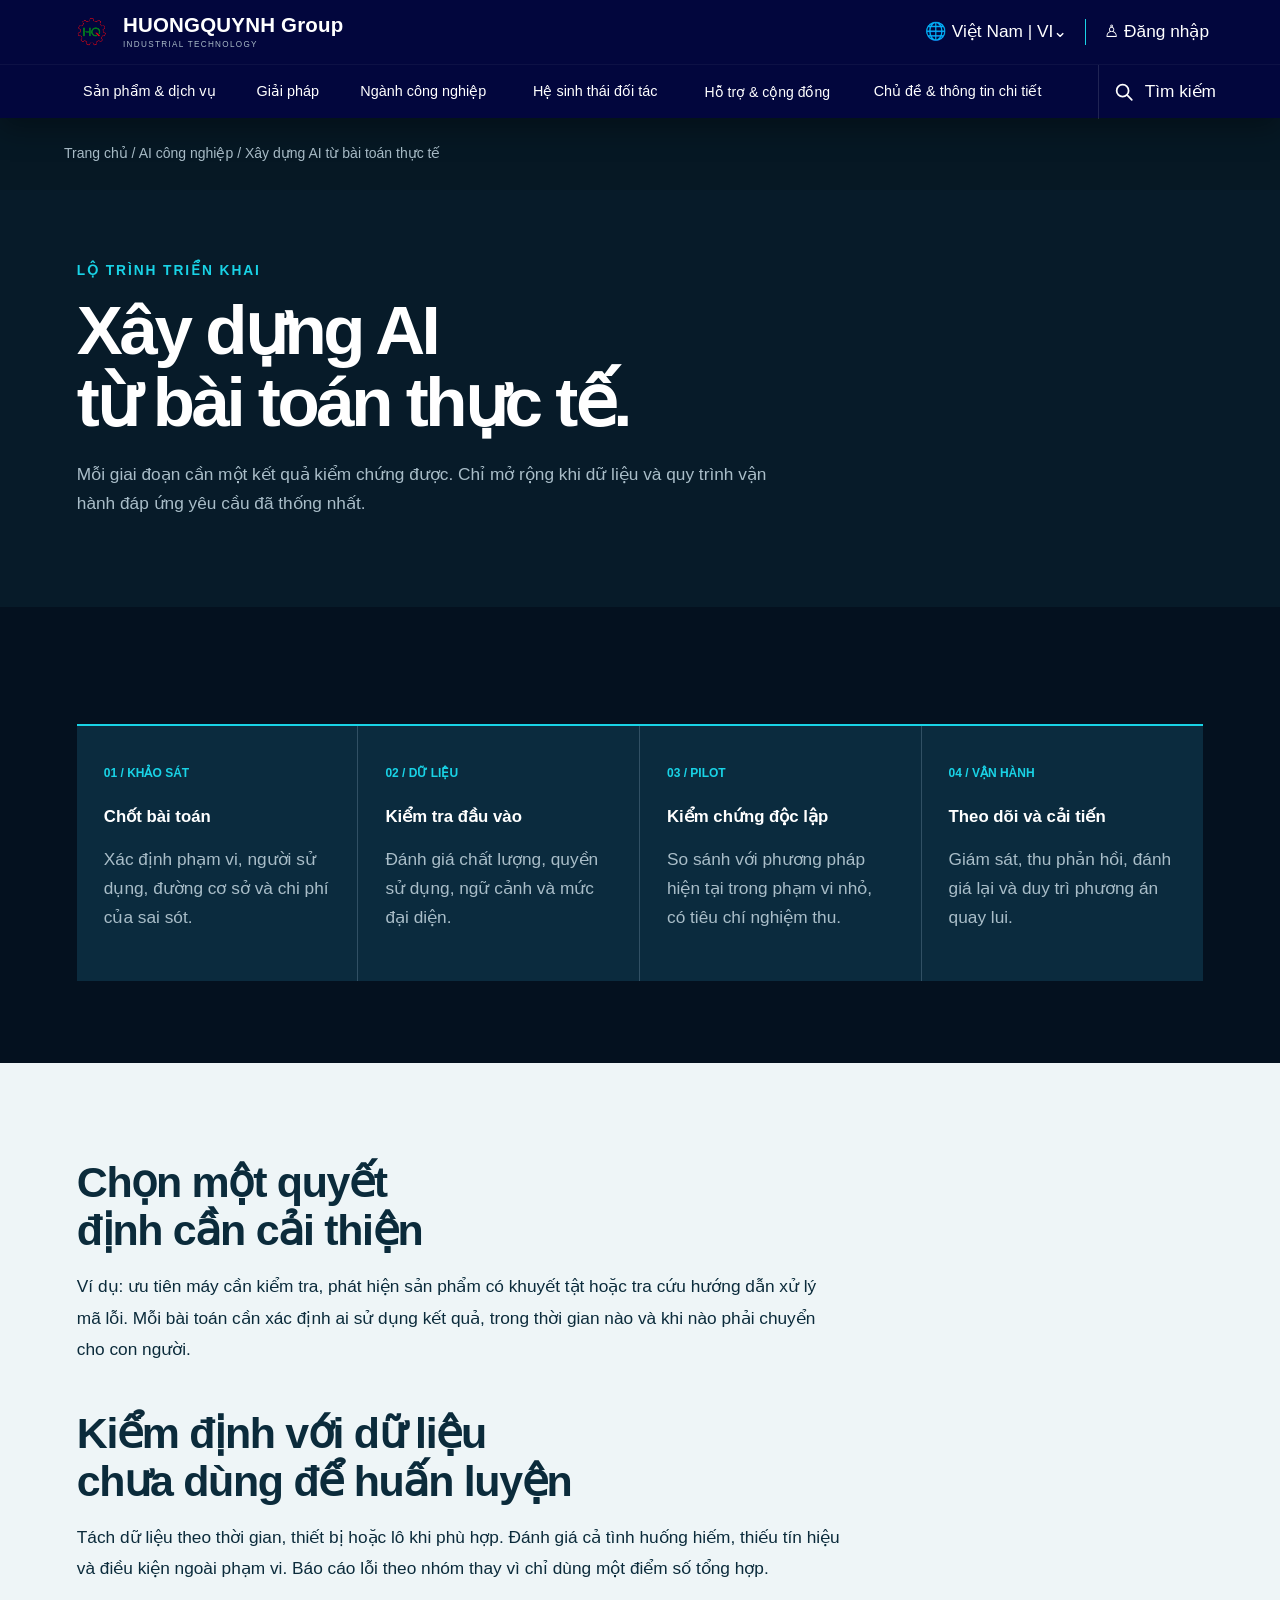
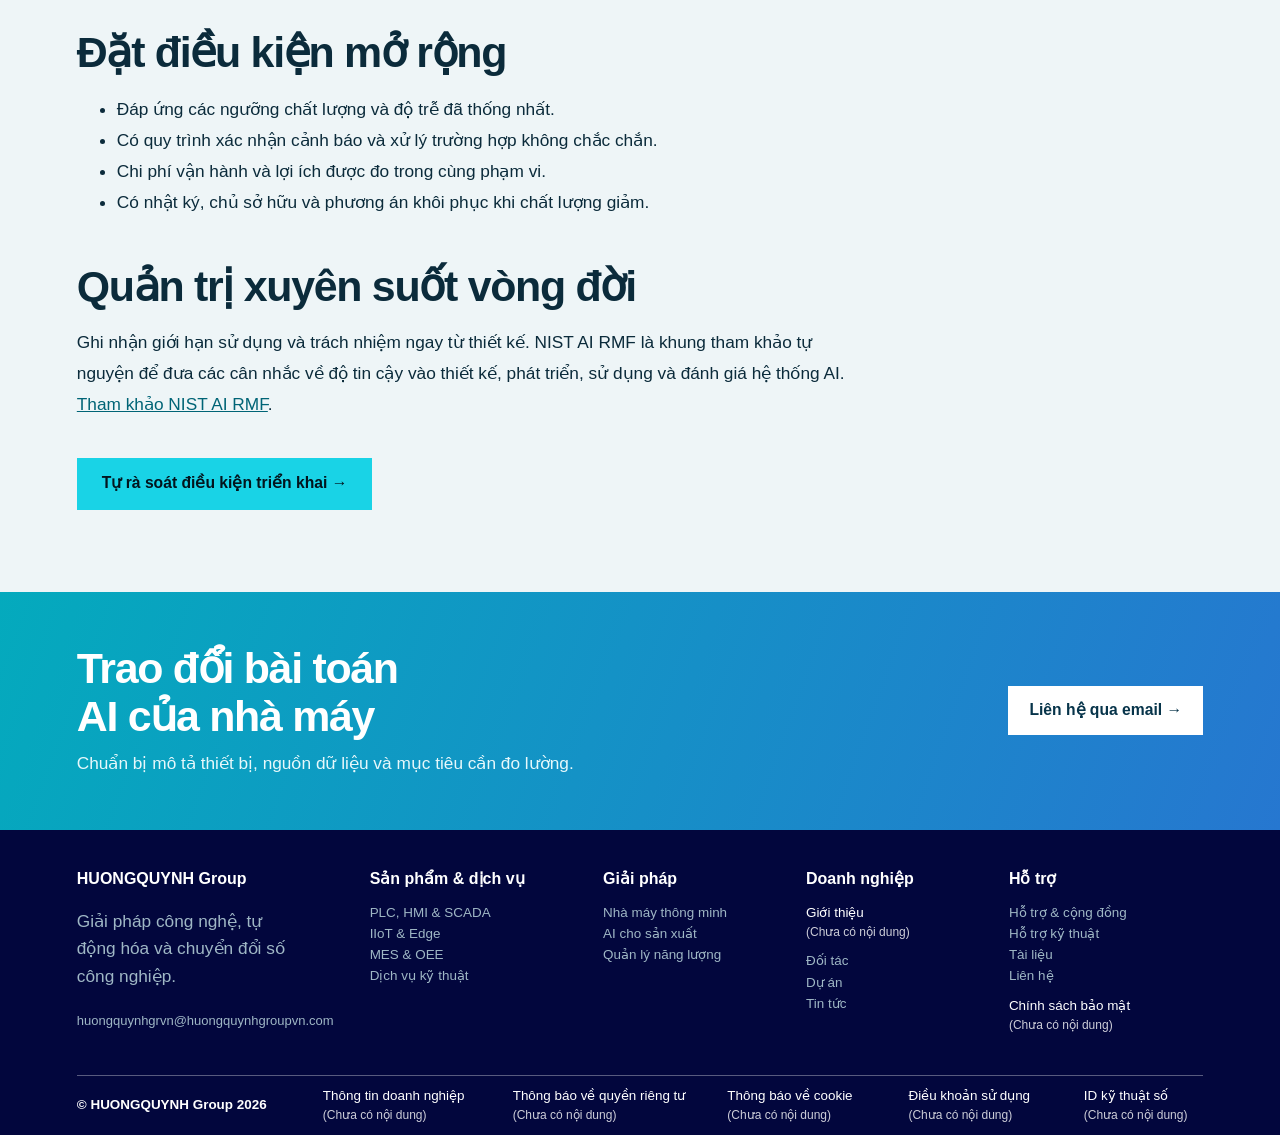
<file: bai-viet-ai-cong-nghiep.html>
<!doctype html>
<html lang="vi"><head><meta charset="utf-8"><meta name="viewport" content="width=device-width,initial-scale=1">
<title>Xây dựng AI từ bài toán thực tế | HUONGQUYNH Group</title><meta name="description" content="Lộ trình triển khai AI công nghiệp: xác định mục tiêu, chuẩn bị dữ liệu, thử nghiệm độc lập và giám sát vận hành."><link rel="canonical" href="https://huongquynhgroupvn.com/bai-viet-ai-cong-nghiep.html">
<meta property="og:title" content="Xây dựng AI từ bài toán thực tế"><meta property="og:description" content="Lộ trình triển khai AI công nghiệp: xác định mục tiêu, chuẩn bị dữ liệu, thử nghiệm độc lập và giám sát vận hành."><meta property="og:url" content="https://huongquynhgroupvn.com/bai-viet-ai-cong-nghiep.html"><meta property="og:type" content="article"><meta name="theme-color" content="#02063d"><link rel="icon" href="favicon.ico">
<link rel="stylesheet" href="css/site.css"><link rel="stylesheet" href="css/site-utilities.css"><script src="js/site.js" defer></script>
<script type="application/ld+json">{"@context":"https://schema.org","@type":"Article","name":"Xây dựng AI từ bài toán thực tế","description":"Lộ trình triển khai AI công nghiệp: xác định mục tiêu, chuẩn bị dữ liệu, thử nghiệm độc lập và giám sát vận hành.","url":"https://huongquynhgroupvn.com/bai-viet-ai-cong-nghiep.html","inLanguage":"vi","isPartOf":{"@type":"WebSite","name":"HUONGQUYNH Group","url":"https://huongquynhgroupvn.com/"}}</script><script type="application/ld+json">{"@context":"https://schema.org","@type":"BreadcrumbList","itemListElement":[{"@type":"ListItem","position":1,"name":"Trang chủ","item":"https://huongquynhgroupvn.com/"},{"@type":"ListItem","position":2,"name":"AI công nghiệp","item":"https://huongquynhgroupvn.com/ai-san-xuat.html"},{"@type":"ListItem","position":3,"name":"Xây dựng AI từ bài toán thực tế","item":"https://huongquynhgroupvn.com/bai-viet-ai-cong-nghiep.html"}]}</script></head>
<body><a class="skip-content" href="#main">Chuyển đến nội dung chính</a><div class="site"><header><div class="top"><a class="brand" href="index.html"><img src="[data-uri]" alt="Logo HUONGQUYNH Group"><span><strong>HUONGQUYNH Group</strong><small>INDUSTRIAL TECHNOLOGY</small></span></a><div class="tools"><button id="lang">🌐 <span>Việt Nam | VI</span>⌄</button><span class="divider"></span><button id="login">♙ <span>Đăng nhập</span></button></div></div><div class="navrow"><nav aria-label="Điều hướng chính"><a href="index.html#giai-phap">Sản phẩm & dịch vụ</a><a href="index.html#giai-phap">Giải pháp</a><a href="index.html#nganh-cong-nghiep">Ngành công nghiệp</a><a href="index.html#he-sinh-thai">Hệ sinh thái đối tác</a><a class="support-link" href="mailto:huongquynhgrvn@huongquynhgroupvn.com">Hỗ trợ & cộng đồng</a><a href="index.html#tin-tuc">Chủ đề & thông tin chi tiết</a></nav><button aria-controls="site-search" id="search" class="search-control" type="button" aria-label="Tìm kiếm" aria-expanded="false">
<svg class="search-svg" viewBox="0 0 24 24" aria-hidden="true"><circle cx="10.5" cy="10.5" r="6.5"></circle><path d="m15.5 15.5 5 5"></path></svg><span>Tìm kiếm</span></button></div><form class="panel" id="site-search" role="search" action="tim-kiem.html"><input type="hidden" name="scope" value="site"><input name="q" aria-label="Từ khóa tìm kiếm" type="search" placeholder="Nhập sản phẩm, giải pháp hoặc chủ đề"><button>Tìm kiếm</button></form></header><main id="main" class="ai-content">
<div class="ai-breadcrumb"><a href="index.html">Trang chủ</a> / <a href="ai-san-xuat.html">AI công nghiệp</a> / Xây dựng AI từ bài toán thực tế</div>
<section class="section"><div class="eyebrow">LỘ TRÌNH TRIỂN KHAI</div><h1>Xây dựng AI<br>từ bài toán thực tế.</h1><p class="intro">Mỗi giai đoạn cần một kết quả kiểm chứng được. Chỉ mở rộng khi dữ liệu và quy trình vận hành đáp ứng yêu cầu đã thống nhất.</p></section><section class="full-dark"><div class="steps"><article class="step"><b>01 / KHẢO SÁT</b><h3>Chốt bài toán</h3><p>Xác định phạm vi, người sử dụng, đường cơ sở và chi phí của sai sót.</p></article><article class="step"><b>02 / DỮ LIỆU</b><h3>Kiểm tra đầu vào</h3><p>Đánh giá chất lượng, quyền sử dụng, ngữ cảnh và mức đại diện.</p></article><article class="step"><b>03 / PILOT</b><h3>Kiểm chứng độc lập</h3><p>So sánh với phương pháp hiện tại trong phạm vi nhỏ, có tiêu chí nghiệm thu.</p></article><article class="step"><b>04 / VẬN HÀNH</b><h3>Theo dõi và cải tiến</h3><p>Giám sát, thu phản hồi, đánh giá lại và duy trì phương án quay lui.</p></article></div></section>
<section class="full-light ai-prose"><h2>Chọn một quyết định cần cải thiện</h2><p>Ví dụ: ưu tiên máy cần kiểm tra, phát hiện sản phẩm có khuyết tật hoặc tra cứu hướng dẫn xử lý mã lỗi. Mỗi bài toán cần xác định ai sử dụng kết quả, trong thời gian nào và khi nào phải chuyển cho con người.</p><h2>Kiểm định với dữ liệu chưa dùng để huấn luyện</h2><p>Tách dữ liệu theo thời gian, thiết bị hoặc lô khi phù hợp. Đánh giá cả tình huống hiếm, thiếu tín hiệu và điều kiện ngoài phạm vi. Báo cáo lỗi theo nhóm thay vì chỉ dùng một điểm số tổng hợp.</p><h2>Đặt điều kiện mở rộng</h2><ul><li>Đáp ứng các ngưỡng chất lượng và độ trễ đã thống nhất.</li><li>Có quy trình xác nhận cảnh báo và xử lý trường hợp không chắc chắn.</li><li>Chi phí vận hành và lợi ích được đo trong cùng phạm vi.</li><li>Có nhật ký, chủ sở hữu và phương án khôi phục khi chất lượng giảm.</li></ul><h2>Quản trị xuyên suốt vòng đời</h2><p>Ghi nhận giới hạn sử dụng và trách nhiệm ngay từ thiết kế. NIST AI RMF là khung tham khảo tự nguyện để đưa các cân nhắc về độ tin cậy vào thiết kế, phát triển, sử dụng và đánh giá hệ thống AI. <a href="https://www.nist.gov/itl/ai-risk-management-framework">Tham khảo NIST AI RMF</a>.</p><a class="cta" href="ai-san-xuat.html#danh-gia">Tự rà soát điều kiện triển khai →</a></section><section class="contact" id="lien-he"><div><h2>Trao đổi bài toán AI của nhà máy</h2><p>Chuẩn bị mô tả thiết bị, nguồn dữ liệu và mục tiêu cần đo lường.</p></div><a href="mailto:huongquynhgrvn@huongquynhgroupvn.com?subject=Tu%20van%20AI%20cong%20nghiep">Liên hệ qua email →</a></section></main><footer class="footer"><div class="footergrid"><div class="footer-company"><a class="footerbrand" href="index.html"><span class="footerbrand-copy"><strong>HUONGQUYNH Group</strong></span></a><p>Giải pháp công nghệ, tự động hóa và chuyển đổi số công nghiệp.</p><a class="company-email" href="mailto:huongquynhgrvn@huongquynhgroupvn.com">huongquynhgrvn@huongquynhgroupvn.com</a>
</div><div><h3>Sản phẩm & dịch vụ</h3><a href="index.html#giai-phap">PLC, HMI & SCADA</a><a href="kien-truc-ai-cong-nghiep.html">IIoT & Edge</a><a href="index.html#giai-phap">MES & OEE</a><a href="index.html#lien-he">Dịch vụ kỹ thuật</a></div><div><h3>Giải pháp</h3><a href="index.html#giai-phap">Nhà máy thông minh</a><a href="ai-san-xuat.html">AI cho sản xuất</a><a href="ai-nang-luong.html">Quản lý năng lượng</a></div><div><h3>Doanh nghiệp</h3><span class="content-pending">Giới thiệu <small>(Chưa có nội dung)</small></span><a href="index.html#he-sinh-thai">Đối tác</a><a href="index.html#du-an">Dự án</a><a href="index.html#tin-tuc">Tin tức</a></div><div><h3>Hỗ trợ</h3><a href="mailto:huongquynhgrvn@huongquynhgroupvn.com">Hỗ trợ & cộng đồng</a><a href="mailto:huongquynhgrvn@huongquynhgroupvn.com">Hỗ trợ kỹ thuật</a><a href="ai-san-xuat.html#chuyen-de">Tài liệu</a><a href="mailto:huongquynhgrvn@huongquynhgroupvn.com">Liên hệ</a><span class="content-pending">Chính sách bảo mật <small>(Chưa có nội dung)</small></span></div></div><div class="footer-legal"><span class="copyright">© HUONGQUYNH Group 2026</span><nav class="legal-links" aria-label="Thông tin pháp lý"><span class="content-pending">Thông tin doanh nghiệp <small>(Chưa có nội dung)</small></span><span class="content-pending">Thông báo về quyền riêng tư <small>(Chưa có nội dung)</small></span><span class="content-pending">Thông báo về cookie <small>(Chưa có nội dung)</small></span><span class="content-pending">Điều khoản sử dụng <small>(Chưa có nội dung)</small></span><span class="content-pending">ID kỹ thuật số <small>(Chưa có nội dung)</small></span></nav></div></footer></div><div class="modal"><form class="box"><h2>Đăng nhập</h2><label>Email doanh nghiệp</label><input type="email" required><label>Mật khẩu</label><input type="password" minlength="6" required><button type="submit">Đăng nhập</button> <button type="button" id="close">Đóng</button><p id="note"></p></form></div></body></html>
</file>
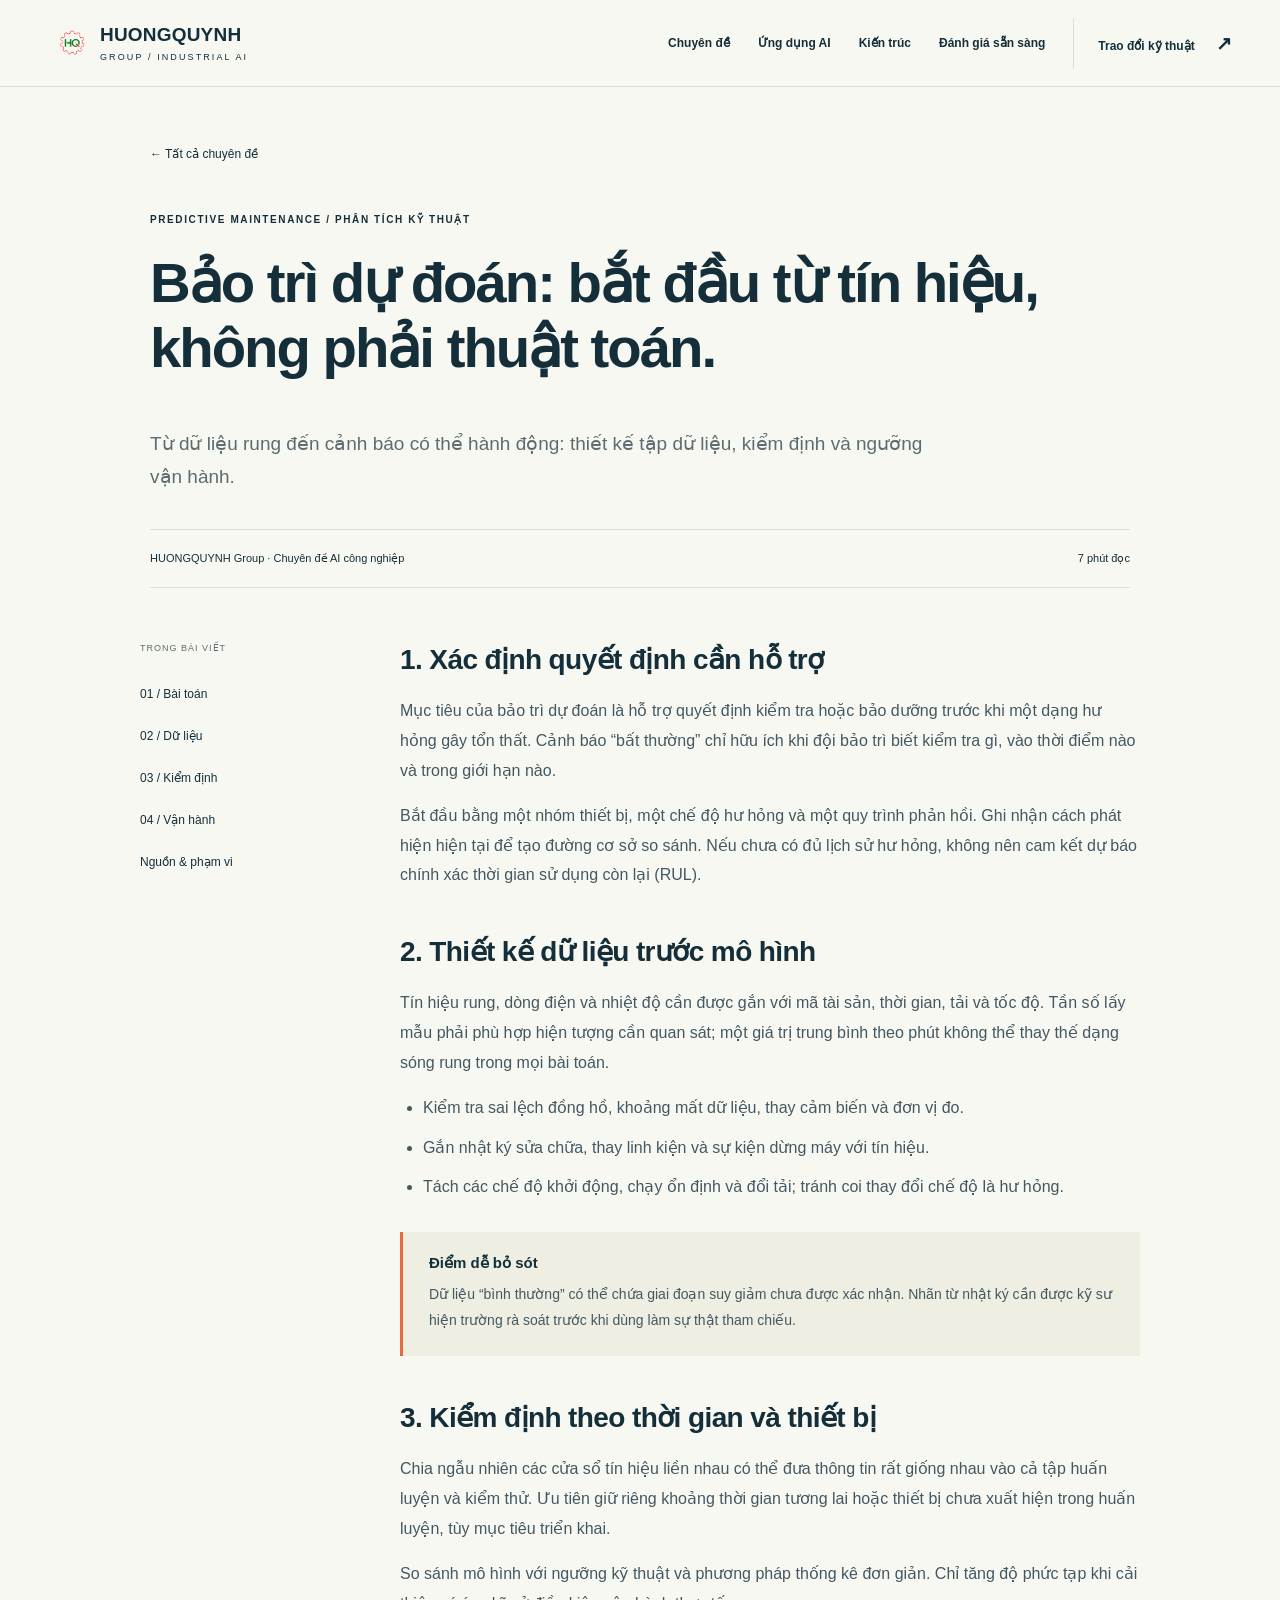
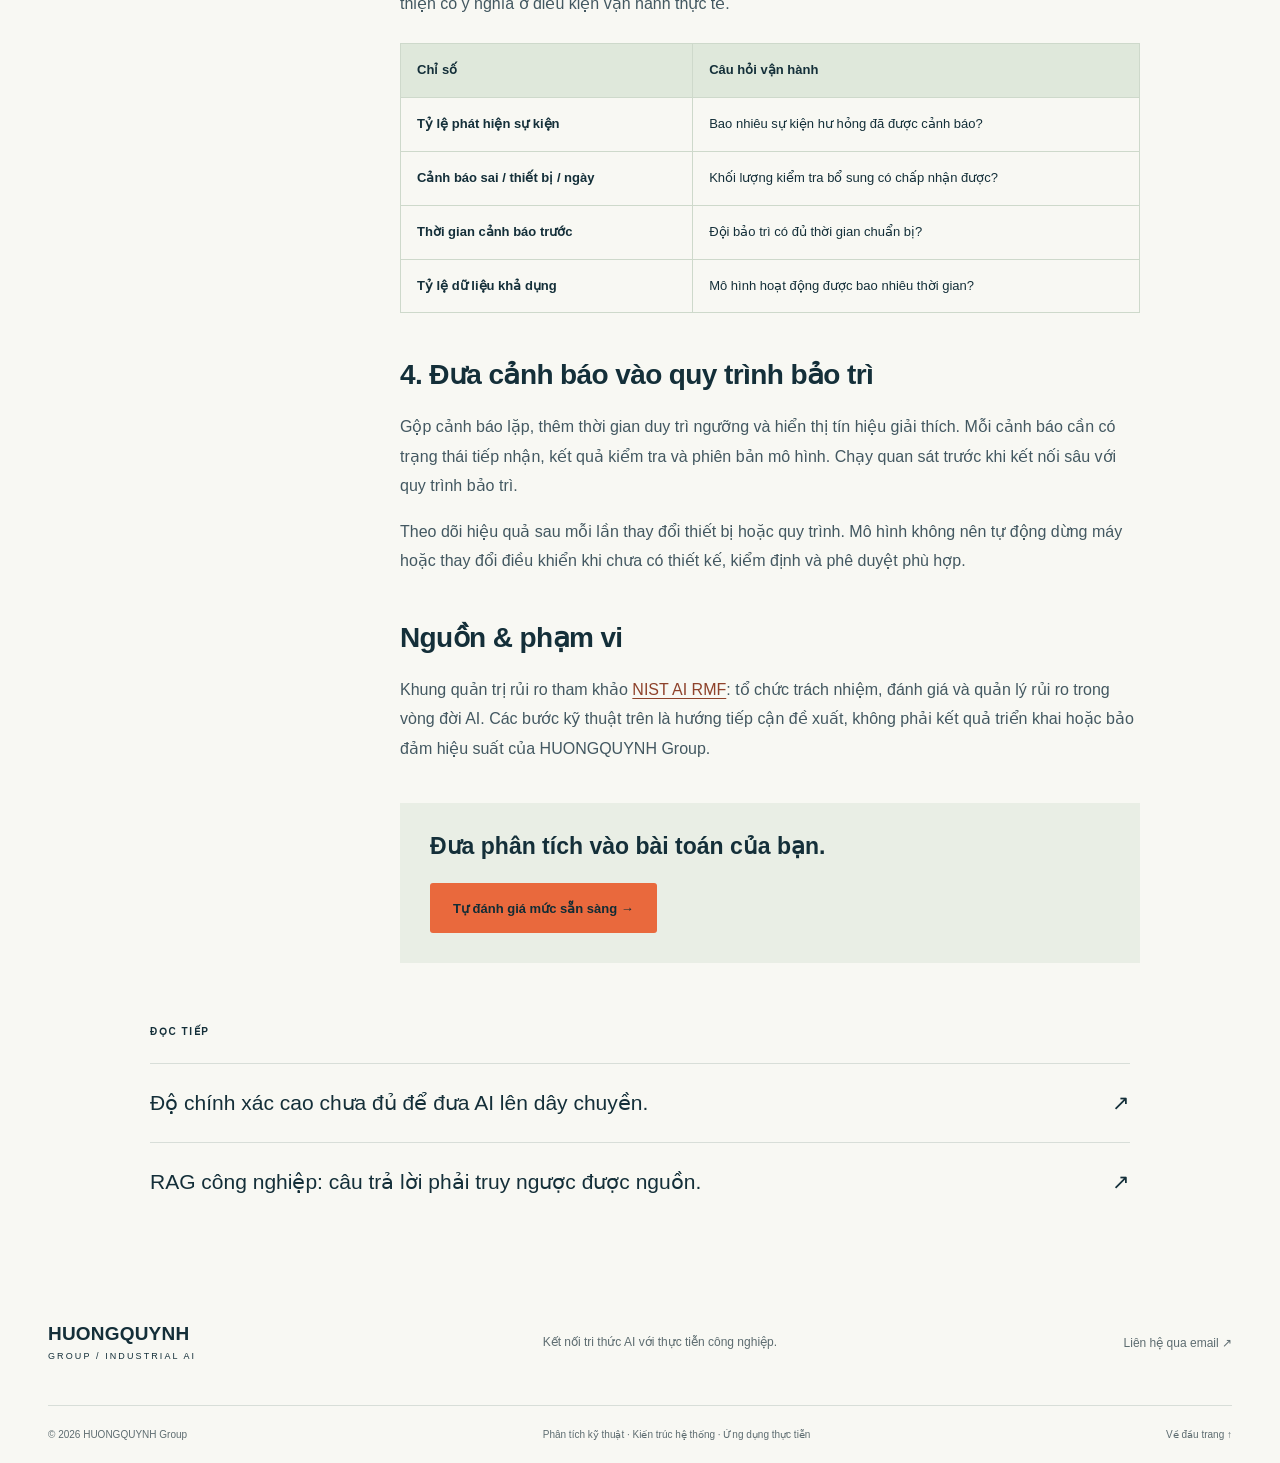
<file: bao-tri-du-doan.html>
<!doctype html><html lang="vi"><head><meta charset="utf-8"><meta name="viewport" content="width=device-width,initial-scale=1"><title>Bảo trì dự đoán: bắt đầu từ tín hiệu, không phải thuật toán. | HUONGQUYNH Group</title><meta name="description" content="Từ dữ liệu rung đến cảnh báo có thể hành động: thiết kế tập dữ liệu, kiểm định và ngưỡng vận hành."><meta name="theme-color" content="#112e38"><link rel="canonical" href="https://huongquynhgroupvn.com/bao-tri-du-doan.html"><meta property="og:title" content="Bảo trì dự đoán: bắt đầu từ tín hiệu, không phải thuật toán."><meta property="og:description" content="Từ dữ liệu rung đến cảnh báo có thể hành động: thiết kế tập dữ liệu, kiểm định và ngưỡng vận hành."><meta property="og:type" content="article"><link rel="icon" href="favicon.ico"><link rel="stylesheet" href="css/industrial.css"><script src="js/industrial.js" defer></script></head><body><a class="skip" href="#main">Chuyển đến nội dung</a><header class="header"><div class="wrap header-inner"><a class="brand" href="index.html" aria-label="Hương Quỳnh Group — Trang chủ"><img src="images/hq-logo-web.png" width="42" height="42" alt=""><span>HUONGQUYNH<span class="brand-sub">GROUP / INDUSTRIAL AI</span></span></a><button class="menu-toggle" aria-label="Mở menu" aria-controls="navigation" aria-expanded="false"><span></span><span></span></button><nav id="navigation" aria-label="Điều hướng chính"><a href="ai-san-xuat.html#chuyen-de">Chuyên đề</a><a href="ai-san-xuat.html#ung-dung">Ứng dụng AI</a><a href="ai-san-xuat.html#kien-truc">Kiến trúc</a><a href="ai-san-xuat.html#danh-gia">Đánh giá sẵn sàng</a><a class="nav-contact" href="ai-san-xuat.html#lien-he">Trao đổi kỹ thuật <span>↗</span></a></nav></div></header><main id="main"><section class="article-header wrap"><a class="back-link" href="ai-san-xuat.html#chuyen-de">← Tất cả chuyên đề</a><div class="eyebrow">PREDICTIVE MAINTENANCE / PHÂN TÍCH KỸ THUẬT</div><h1>Bảo trì dự đoán: bắt đầu từ tín hiệu, không phải thuật toán.</h1><p>Từ dữ liệu rung đến cảnh báo có thể hành động: thiết kế tập dữ liệu, kiểm định và ngưỡng vận hành.</p><div class="article-byline"><span>HUONGQUYNH Group · Chuyên đề AI công nghiệp</span><span>7 phút đọc</span></div></section><div class="wrap article-layout"><aside class="toc"><span>TRONG BÀI VIẾT</span><a href="#bai-toan">01 / Bài toán</a><a href="#du-lieu">02 / Dữ liệu</a><a href="#kiem-dinh">03 / Kiểm định</a><a href="#van-hanh">04 / Vận hành</a><a href="#nguon">Nguồn & phạm vi</a></aside><article class="prose"><h2 id="bai-toan">1. Xác định quyết định cần hỗ trợ</h2><p>Mục tiêu của bảo trì dự đoán là hỗ trợ quyết định kiểm tra hoặc bảo dưỡng trước khi một dạng hư hỏng gây tổn thất. Cảnh báo “bất thường” chỉ hữu ích khi đội bảo trì biết kiểm tra gì, vào thời điểm nào và trong giới hạn nào.</p><p>Bắt đầu bằng một nhóm thiết bị, một chế độ hư hỏng và một quy trình phản hồi. Ghi nhận cách phát hiện hiện tại để tạo đường cơ sở so sánh. Nếu chưa có đủ lịch sử hư hỏng, không nên cam kết dự báo chính xác thời gian sử dụng còn lại (RUL).</p><h2 id="du-lieu">2. Thiết kế dữ liệu trước mô hình</h2><p>Tín hiệu rung, dòng điện và nhiệt độ cần được gắn với mã tài sản, thời gian, tải và tốc độ. Tần số lấy mẫu phải phù hợp hiện tượng cần quan sát; một giá trị trung bình theo phút không thể thay thế dạng sóng rung trong mọi bài toán.</p><ul><li>Kiểm tra sai lệch đồng hồ, khoảng mất dữ liệu, thay cảm biến và đơn vị đo.</li><li>Gắn nhật ký sửa chữa, thay linh kiện và sự kiện dừng máy với tín hiệu.</li><li>Tách các chế độ khởi động, chạy ổn định và đổi tải; tránh coi thay đổi chế độ là hư hỏng.</li></ul><div class="article-callout"><b>Điểm dễ bỏ sót</b><p>Dữ liệu “bình thường” có thể chứa giai đoạn suy giảm chưa được xác nhận. Nhãn từ nhật ký cần được kỹ sư hiện trường rà soát trước khi dùng làm sự thật tham chiếu.</p></div><h2 id="kiem-dinh">3. Kiểm định theo thời gian và thiết bị</h2><p>Chia ngẫu nhiên các cửa sổ tín hiệu liền nhau có thể đưa thông tin rất giống nhau vào cả tập huấn luyện và kiểm thử. Ưu tiên giữ riêng khoảng thời gian tương lai hoặc thiết bị chưa xuất hiện trong huấn luyện, tùy mục tiêu triển khai.</p><p>So sánh mô hình với ngưỡng kỹ thuật và phương pháp thống kê đơn giản. Chỉ tăng độ phức tạp khi cải thiện có ý nghĩa ở điều kiện vận hành thực tế.</p><div class="table-scroll"><table><thead><tr><th>Chỉ số</th><th>Câu hỏi vận hành</th></tr></thead><tbody><tr><td>Tỷ lệ phát hiện sự kiện</td><td>Bao nhiêu sự kiện hư hỏng đã được cảnh báo?</td></tr><tr><td>Cảnh báo sai / thiết bị / ngày</td><td>Khối lượng kiểm tra bổ sung có chấp nhận được?</td></tr><tr><td>Thời gian cảnh báo trước</td><td>Đội bảo trì có đủ thời gian chuẩn bị?</td></tr><tr><td>Tỷ lệ dữ liệu khả dụng</td><td>Mô hình hoạt động được bao nhiêu thời gian?</td></tr></tbody></table></div><h2 id="van-hanh">4. Đưa cảnh báo vào quy trình bảo trì</h2><p>Gộp cảnh báo lặp, thêm thời gian duy trì ngưỡng và hiển thị tín hiệu giải thích. Mỗi cảnh báo cần có trạng thái tiếp nhận, kết quả kiểm tra và phiên bản mô hình. Chạy quan sát trước khi kết nối sâu với quy trình bảo trì.</p><p>Theo dõi hiệu quả sau mỗi lần thay đổi thiết bị hoặc quy trình. Mô hình không nên tự động dừng máy hoặc thay đổi điều khiển khi chưa có thiết kế, kiểm định và phê duyệt phù hợp.</p><h2 id="nguon">Nguồn & phạm vi</h2><p>Khung quản trị rủi ro tham khảo <a href="https://www.nist.gov/itl/ai-risk-management-framework">NIST AI RMF</a>: tổ chức trách nhiệm, đánh giá và quản lý rủi ro trong vòng đời AI. Các bước kỹ thuật trên là hướng tiếp cận đề xuất, không phải kết quả triển khai hoặc bảo đảm hiệu suất của HUONGQUYNH Group.</p><div class="article-end"><h3>Đưa phân tích vào bài toán của bạn.</h3><a class="button primary" href="ai-san-xuat.html#danh-gia">Tự đánh giá mức sẵn sàng →</a></div></article></div><section class="wrap related"><div class="eyebrow">ĐỌC TIẾP</div><a href="thi-giac-may.html">Độ chính xác cao chưa đủ để đưa AI lên dây chuyền.<span>↗</span></a><a href="rag-cong-nghiep.html">RAG công nghiệp: câu trả lời phải truy ngược được nguồn.<span>↗</span></a></section></main><footer><div class="wrap footer-top"><a class="brand" href="index.html"><span>HUONGQUYNH<span class="brand-sub">GROUP / INDUSTRIAL AI</span></span></a><p>Kết nối tri thức AI với thực tiễn công nghiệp.</p><a href="mailto:huongquynhgrvn@huongquynhgroupvn.com">Liên hệ qua email ↗</a></div><div class="wrap footer-bottom"><span>© 2026 HUONGQUYNH Group</span><span>Phân tích kỹ thuật · Kiến trúc hệ thống · Ứng dụng thực tiễn</span><a href="#main">Về đầu trang ↑</a></div></footer></body></html>
</file>
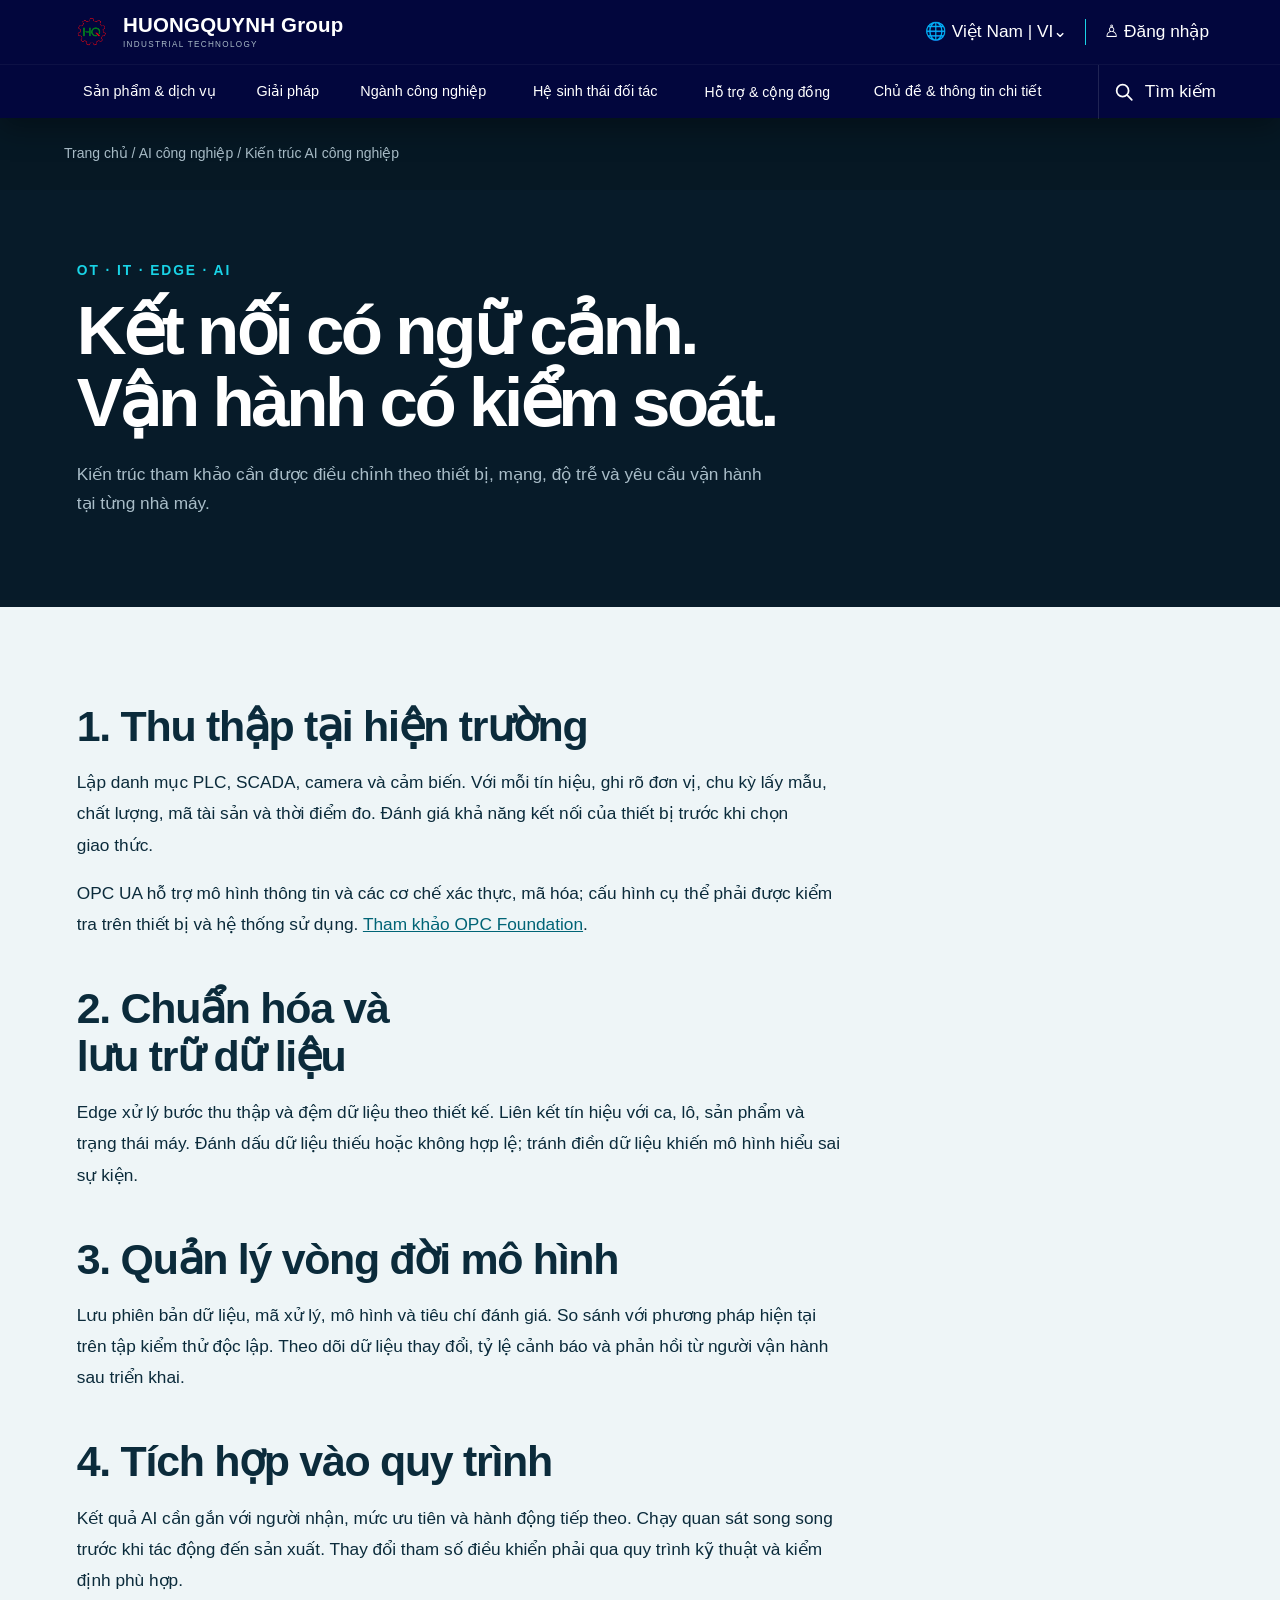
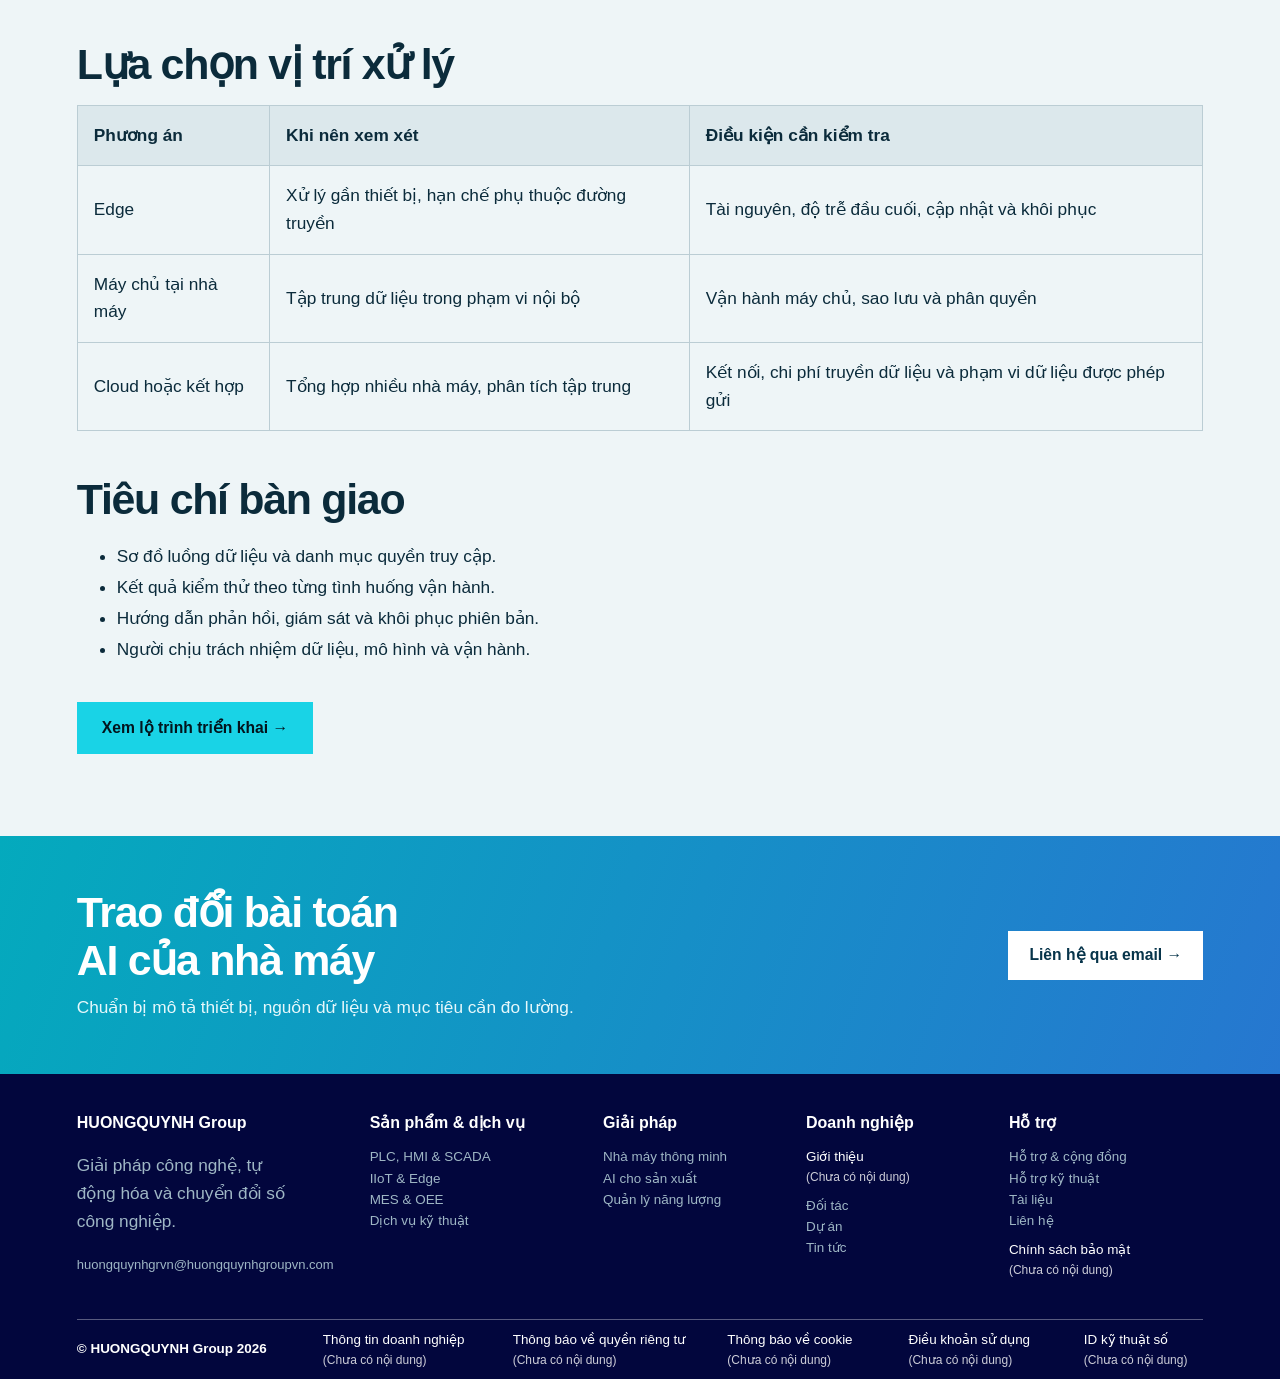
<file: kien-truc-ai-cong-nghiep.html>
<!doctype html>
<html lang="vi"><head><meta charset="utf-8"><meta name="viewport" content="width=device-width,initial-scale=1">
<title>Kiến trúc AI công nghiệp | HUONGQUYNH Group</title><meta name="description" content="Kiến trúc tham khảo kết nối OT, dữ liệu, mô hình và ứng dụng AI với phân quyền, giám sát và khả năng quay lui."><link rel="canonical" href="https://huongquynhgroupvn.com/kien-truc-ai-cong-nghiep.html">
<meta property="og:title" content="Kiến trúc AI công nghiệp"><meta property="og:description" content="Kiến trúc tham khảo kết nối OT, dữ liệu, mô hình và ứng dụng AI với phân quyền, giám sát và khả năng quay lui."><meta property="og:url" content="https://huongquynhgroupvn.com/kien-truc-ai-cong-nghiep.html"><meta property="og:type" content="website"><meta name="theme-color" content="#02063d"><link rel="icon" href="favicon.ico">
<link rel="stylesheet" href="css/site.css"><link rel="stylesheet" href="css/site-utilities.css"><script src="js/site.js" defer></script>
<script type="application/ld+json">{"@context":"https://schema.org","@type":"WebPage","name":"Kiến trúc AI công nghiệp","description":"Kiến trúc tham khảo kết nối OT, dữ liệu, mô hình và ứng dụng AI với phân quyền, giám sát và khả năng quay lui.","url":"https://huongquynhgroupvn.com/kien-truc-ai-cong-nghiep.html","inLanguage":"vi","isPartOf":{"@type":"WebSite","name":"HUONGQUYNH Group","url":"https://huongquynhgroupvn.com/"}}</script><script type="application/ld+json">{"@context":"https://schema.org","@type":"BreadcrumbList","itemListElement":[{"@type":"ListItem","position":1,"name":"Trang chủ","item":"https://huongquynhgroupvn.com/"},{"@type":"ListItem","position":2,"name":"AI công nghiệp","item":"https://huongquynhgroupvn.com/ai-san-xuat.html"},{"@type":"ListItem","position":3,"name":"Kiến trúc AI công nghiệp","item":"https://huongquynhgroupvn.com/kien-truc-ai-cong-nghiep.html"}]}</script></head>
<body><a class="skip-content" href="#main">Chuyển đến nội dung chính</a><div class="site"><header><div class="top"><a class="brand" href="index.html"><img src="[data-uri]" alt="Logo HUONGQUYNH Group"><span><strong>HUONGQUYNH Group</strong><small>INDUSTRIAL TECHNOLOGY</small></span></a><div class="tools"><button id="lang">🌐 <span>Việt Nam | VI</span>⌄</button><span class="divider"></span><button id="login">♙ <span>Đăng nhập</span></button></div></div><div class="navrow"><nav aria-label="Điều hướng chính"><a href="index.html#giai-phap">Sản phẩm & dịch vụ</a><a href="index.html#giai-phap">Giải pháp</a><a href="index.html#nganh-cong-nghiep">Ngành công nghiệp</a><a href="index.html#he-sinh-thai">Hệ sinh thái đối tác</a><a class="support-link" href="mailto:huongquynhgrvn@huongquynhgroupvn.com">Hỗ trợ & cộng đồng</a><a href="index.html#tin-tuc">Chủ đề & thông tin chi tiết</a></nav><button aria-controls="site-search" id="search" class="search-control" type="button" aria-label="Tìm kiếm" aria-expanded="false">
<svg class="search-svg" viewBox="0 0 24 24" aria-hidden="true"><circle cx="10.5" cy="10.5" r="6.5"></circle><path d="m15.5 15.5 5 5"></path></svg><span>Tìm kiếm</span></button></div><form class="panel" id="site-search" role="search" action="tim-kiem.html"><input type="hidden" name="scope" value="site"><input name="q" aria-label="Từ khóa tìm kiếm" type="search" placeholder="Nhập sản phẩm, giải pháp hoặc chủ đề"><button>Tìm kiếm</button></form></header><main id="main" class="ai-content">
<div class="ai-breadcrumb"><a href="index.html">Trang chủ</a> / <a href="ai-san-xuat.html">AI công nghiệp</a> / Kiến trúc AI công nghiệp</div>
<section class="section"><div class="eyebrow">OT · IT · EDGE · AI</div><h1>Kết nối có ngữ cảnh.<br>Vận hành có kiểm soát.</h1><p class="intro">Kiến trúc tham khảo cần được điều chỉnh theo thiết bị, mạng, độ trễ và yêu cầu vận hành tại từng nhà máy.</p></section><section class="full-light ai-prose"><h2>1. Thu thập tại hiện trường</h2><p>Lập danh mục PLC, SCADA, camera và cảm biến. Với mỗi tín hiệu, ghi rõ đơn vị, chu kỳ lấy mẫu, chất lượng, mã tài sản và thời điểm đo. Đánh giá khả năng kết nối của thiết bị trước khi chọn giao thức.</p><p>OPC UA hỗ trợ mô hình thông tin và các cơ chế xác thực, mã hóa; cấu hình cụ thể phải được kiểm tra trên thiết bị và hệ thống sử dụng. <a href="https://opcfoundation.org/about/opc-technologies/opc-ua/">Tham khảo OPC Foundation</a>.</p><h2>2. Chuẩn hóa và lưu trữ dữ liệu</h2><p>Edge xử lý bước thu thập và đệm dữ liệu theo thiết kế. Liên kết tín hiệu với ca, lô, sản phẩm và trạng thái máy. Đánh dấu dữ liệu thiếu hoặc không hợp lệ; tránh điền dữ liệu khiến mô hình hiểu sai sự kiện.</p><h2>3. Quản lý vòng đời mô hình</h2><p>Lưu phiên bản dữ liệu, mã xử lý, mô hình và tiêu chí đánh giá. So sánh với phương pháp hiện tại trên tập kiểm thử độc lập. Theo dõi dữ liệu thay đổi, tỷ lệ cảnh báo và phản hồi từ người vận hành sau triển khai.</p><h2>4. Tích hợp vào quy trình</h2><p>Kết quả AI cần gắn với người nhận, mức ưu tiên và hành động tiếp theo. Chạy quan sát song song trước khi tác động đến sản xuất. Thay đổi tham số điều khiển phải qua quy trình kỹ thuật và kiểm định phù hợp.</p><h2>Lựa chọn vị trí xử lý</h2><div class="ai-table"><table><thead><tr><th>Phương án</th><th>Khi nên xem xét</th><th>Điều kiện cần kiểm tra</th></tr></thead><tbody><tr><td>Edge</td><td>Xử lý gần thiết bị, hạn chế phụ thuộc đường truyền</td><td>Tài nguyên, độ trễ đầu cuối, cập nhật và khôi phục</td></tr><tr><td>Máy chủ tại nhà máy</td><td>Tập trung dữ liệu trong phạm vi nội bộ</td><td>Vận hành máy chủ, sao lưu và phân quyền</td></tr><tr><td>Cloud hoặc kết hợp</td><td>Tổng hợp nhiều nhà máy, phân tích tập trung</td><td>Kết nối, chi phí truyền dữ liệu và phạm vi dữ liệu được phép gửi</td></tr></tbody></table></div><h2>Tiêu chí bàn giao</h2><ul><li>Sơ đồ luồng dữ liệu và danh mục quyền truy cập.</li><li>Kết quả kiểm thử theo từng tình huống vận hành.</li><li>Hướng dẫn phản hồi, giám sát và khôi phục phiên bản.</li><li>Người chịu trách nhiệm dữ liệu, mô hình và vận hành.</li></ul><a class="cta" href="bai-viet-ai-cong-nghiep.html">Xem lộ trình triển khai →</a></section><section class="contact" id="lien-he"><div><h2>Trao đổi bài toán AI của nhà máy</h2><p>Chuẩn bị mô tả thiết bị, nguồn dữ liệu và mục tiêu cần đo lường.</p></div><a href="mailto:huongquynhgrvn@huongquynhgroupvn.com?subject=Tu%20van%20AI%20cong%20nghiep">Liên hệ qua email →</a></section></main><footer class="footer"><div class="footergrid"><div class="footer-company"><a class="footerbrand" href="index.html"><span class="footerbrand-copy"><strong>HUONGQUYNH Group</strong></span></a><p>Giải pháp công nghệ, tự động hóa và chuyển đổi số công nghiệp.</p><a class="company-email" href="mailto:huongquynhgrvn@huongquynhgroupvn.com">huongquynhgrvn@huongquynhgroupvn.com</a>
</div><div><h3>Sản phẩm & dịch vụ</h3><a href="index.html#giai-phap">PLC, HMI & SCADA</a><a href="kien-truc-ai-cong-nghiep.html">IIoT & Edge</a><a href="index.html#giai-phap">MES & OEE</a><a href="index.html#lien-he">Dịch vụ kỹ thuật</a></div><div><h3>Giải pháp</h3><a href="index.html#giai-phap">Nhà máy thông minh</a><a href="ai-san-xuat.html">AI cho sản xuất</a><a href="ai-nang-luong.html">Quản lý năng lượng</a></div><div><h3>Doanh nghiệp</h3><span class="content-pending">Giới thiệu <small>(Chưa có nội dung)</small></span><a href="index.html#he-sinh-thai">Đối tác</a><a href="index.html#du-an">Dự án</a><a href="index.html#tin-tuc">Tin tức</a></div><div><h3>Hỗ trợ</h3><a href="mailto:huongquynhgrvn@huongquynhgroupvn.com">Hỗ trợ & cộng đồng</a><a href="mailto:huongquynhgrvn@huongquynhgroupvn.com">Hỗ trợ kỹ thuật</a><a href="ai-san-xuat.html#chuyen-de">Tài liệu</a><a href="mailto:huongquynhgrvn@huongquynhgroupvn.com">Liên hệ</a><span class="content-pending">Chính sách bảo mật <small>(Chưa có nội dung)</small></span></div></div><div class="footer-legal"><span class="copyright">© HUONGQUYNH Group 2026</span><nav class="legal-links" aria-label="Thông tin pháp lý"><span class="content-pending">Thông tin doanh nghiệp <small>(Chưa có nội dung)</small></span><span class="content-pending">Thông báo về quyền riêng tư <small>(Chưa có nội dung)</small></span><span class="content-pending">Thông báo về cookie <small>(Chưa có nội dung)</small></span><span class="content-pending">Điều khoản sử dụng <small>(Chưa có nội dung)</small></span><span class="content-pending">ID kỹ thuật số <small>(Chưa có nội dung)</small></span></nav></div></footer></div><div class="modal"><form class="box"><h2>Đăng nhập</h2><label>Email doanh nghiệp</label><input type="email" required><label>Mật khẩu</label><input type="password" minlength="6" required><button type="submit">Đăng nhập</button> <button type="button" id="close">Đóng</button><p id="note"></p></form></div></body></html>
</file>
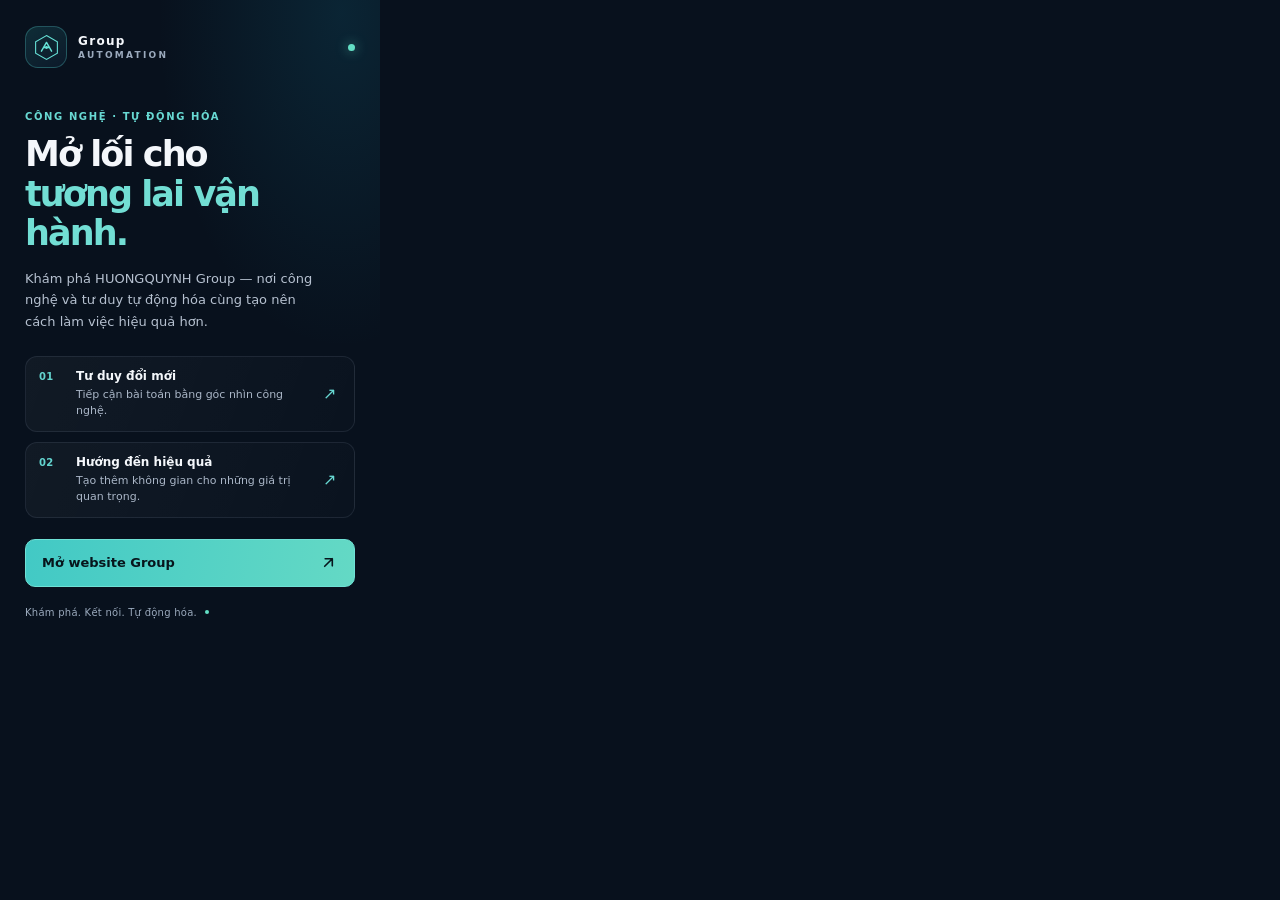
<file: popup.html>
<!doctype html>
<html lang="vi">
  <head>
    <meta charset="utf-8" />
    <meta name="viewport" content="width=device-width, initial-scale=1" />
    <meta name="color-scheme" content="dark" />
    <title>HUONGQUYNH Group</title>
    <link rel="stylesheet" href="popup.css" />
  </head>
  <body>
    <main class="popup">
      <header class="brand">
        <div class="brand-mark" aria-hidden="true">
          <svg viewBox="0 0 40 40" fill="none">
            <path
              d="M20 3.5 35 12v16L20 36.5 5 28V12L20 3.5Z"
              stroke="currentColor"
              stroke-width="1.5"
            />
            <path
              d="m13 25 7-12 7 12m-11-5h8"
              stroke="currentColor"
              stroke-linecap="round"
              stroke-linejoin="round"
              stroke-width="2"
            />
            <circle cx="20" cy="20" r="2" fill="currentColor" />
          </svg>
        </div>
        <div class="brand-name">
          <span>Group</span>
          <span class="brand-subtitle">AUTOMATION</span>
        </div>
        <span class="brand-indicator" aria-hidden="true"></span>
      </header>

      <section class="intro" aria-labelledby="intro-title">
        <p class="eyebrow">CÔNG NGHỆ · TỰ ĐỘNG HÓA</p>
        <h1 id="intro-title">
          Mở lối cho<br /><span>tương lai vận hành.</span>
        </h1>
        <p class="intro-copy">
          Khám phá HUONGQUYNH Group — nơi công nghệ và tư duy tự động hóa
          cùng tạo nên cách làm việc hiệu quả hơn.
        </p>
      </section>

      <section class="features" aria-label="Điểm nổi bật">
        <article class="feature-card">
          <span class="feature-number" aria-hidden="true">01</span>
          <div>
            <h2>Tư duy đổi mới</h2>
            <p>Tiếp cận bài toán bằng góc nhìn công nghệ.</p>
          </div>
          <span class="feature-arrow" aria-hidden="true">↗</span>
        </article>
        <article class="feature-card">
          <span class="feature-number" aria-hidden="true">02</span>
          <div>
            <h2>Hướng đến hiệu quả</h2>
            <p>Tạo thêm không gian cho những giá trị quan trọng.</p>
          </div>
          <span class="feature-arrow" aria-hidden="true">↗</span>
        </article>
      </section>

      <a
        class="website-link"
        href="https://huongquynhgroupvn.com"
        target="_blank"
        rel="noopener noreferrer"
      >
        <span>Mở website Group</span>
        <svg aria-hidden="true" viewBox="0 0 20 20" fill="none">
          <path
            d="M6 14 14 6M6.5 6H14v7.5"
            stroke="currentColor"
            stroke-linecap="round"
            stroke-linejoin="round"
            stroke-width="1.7"
          />
        </svg>
      </a>

      <footer class="footer">
        <span>Khám phá. Kết nối. Tự động hóa.</span>
        <span class="footer-dot" aria-hidden="true"></span>
      </footer>
    </main>
  </body>
</html>
</file>
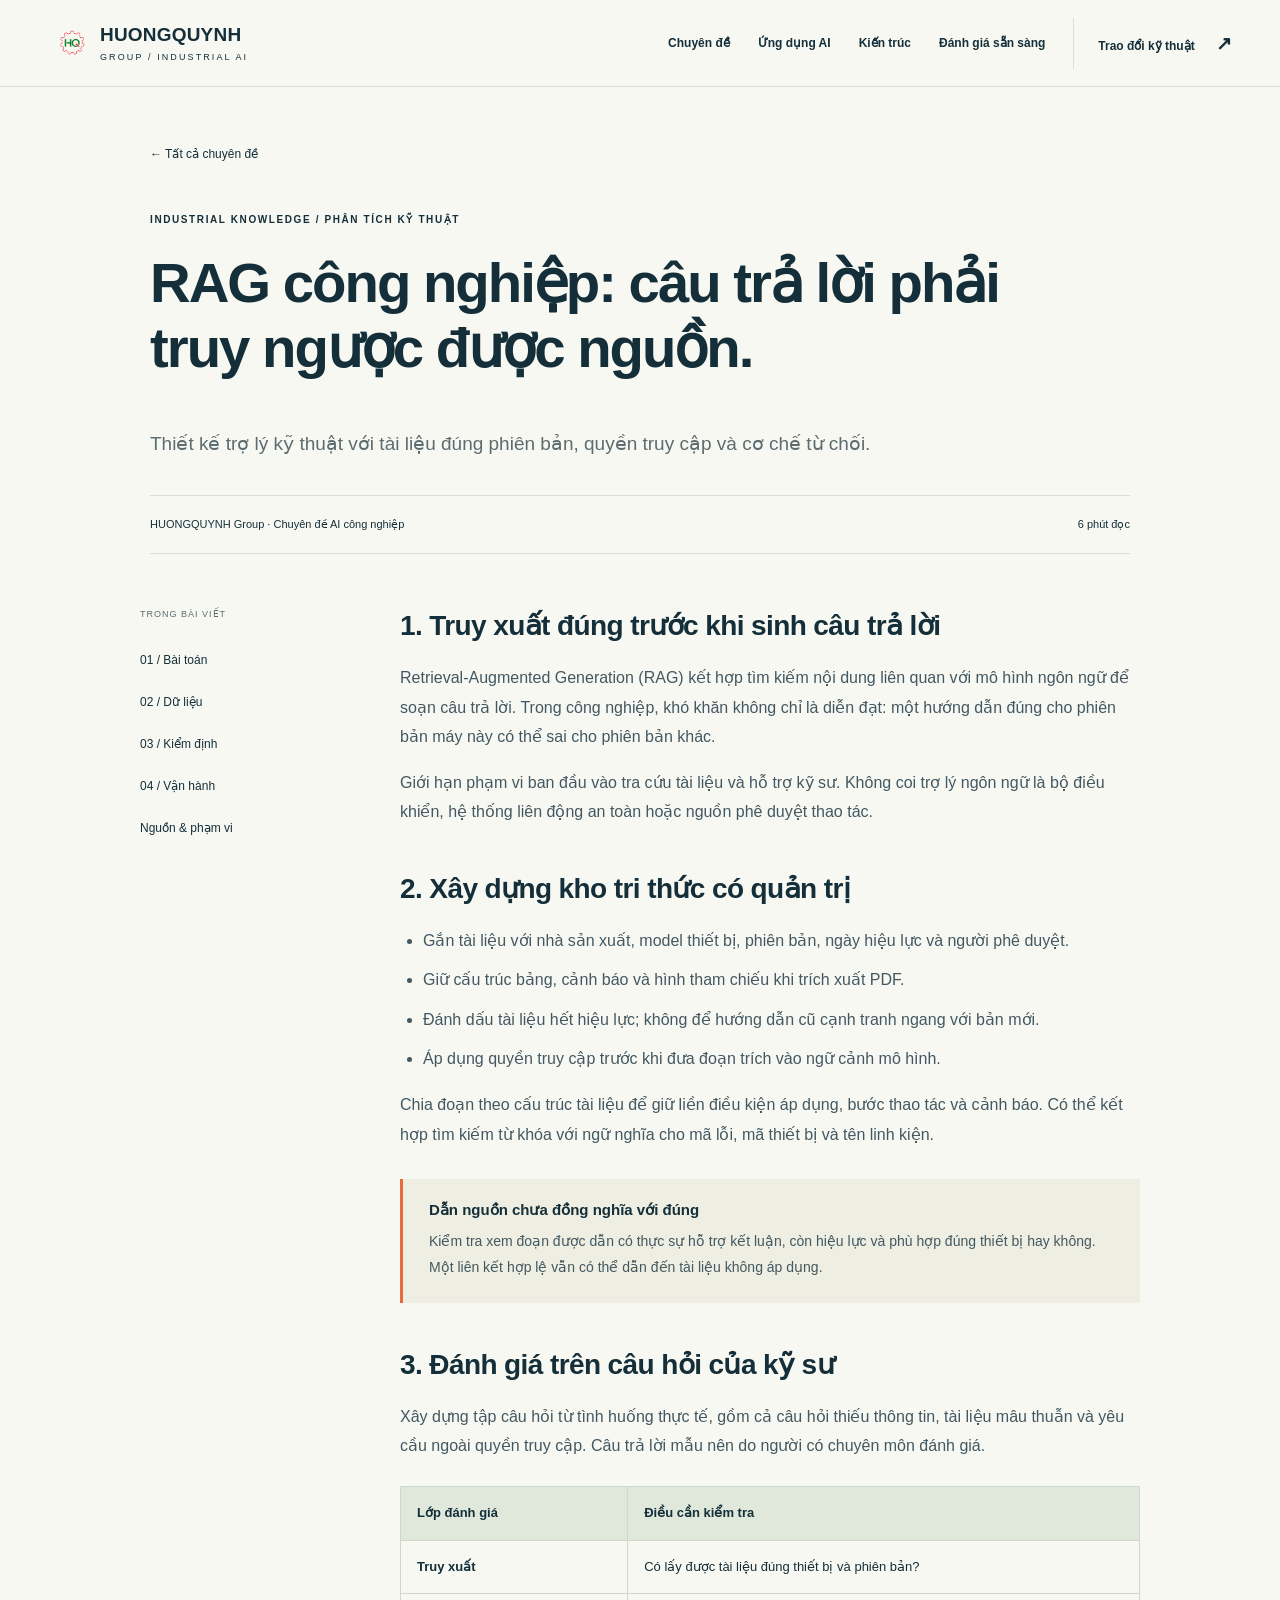
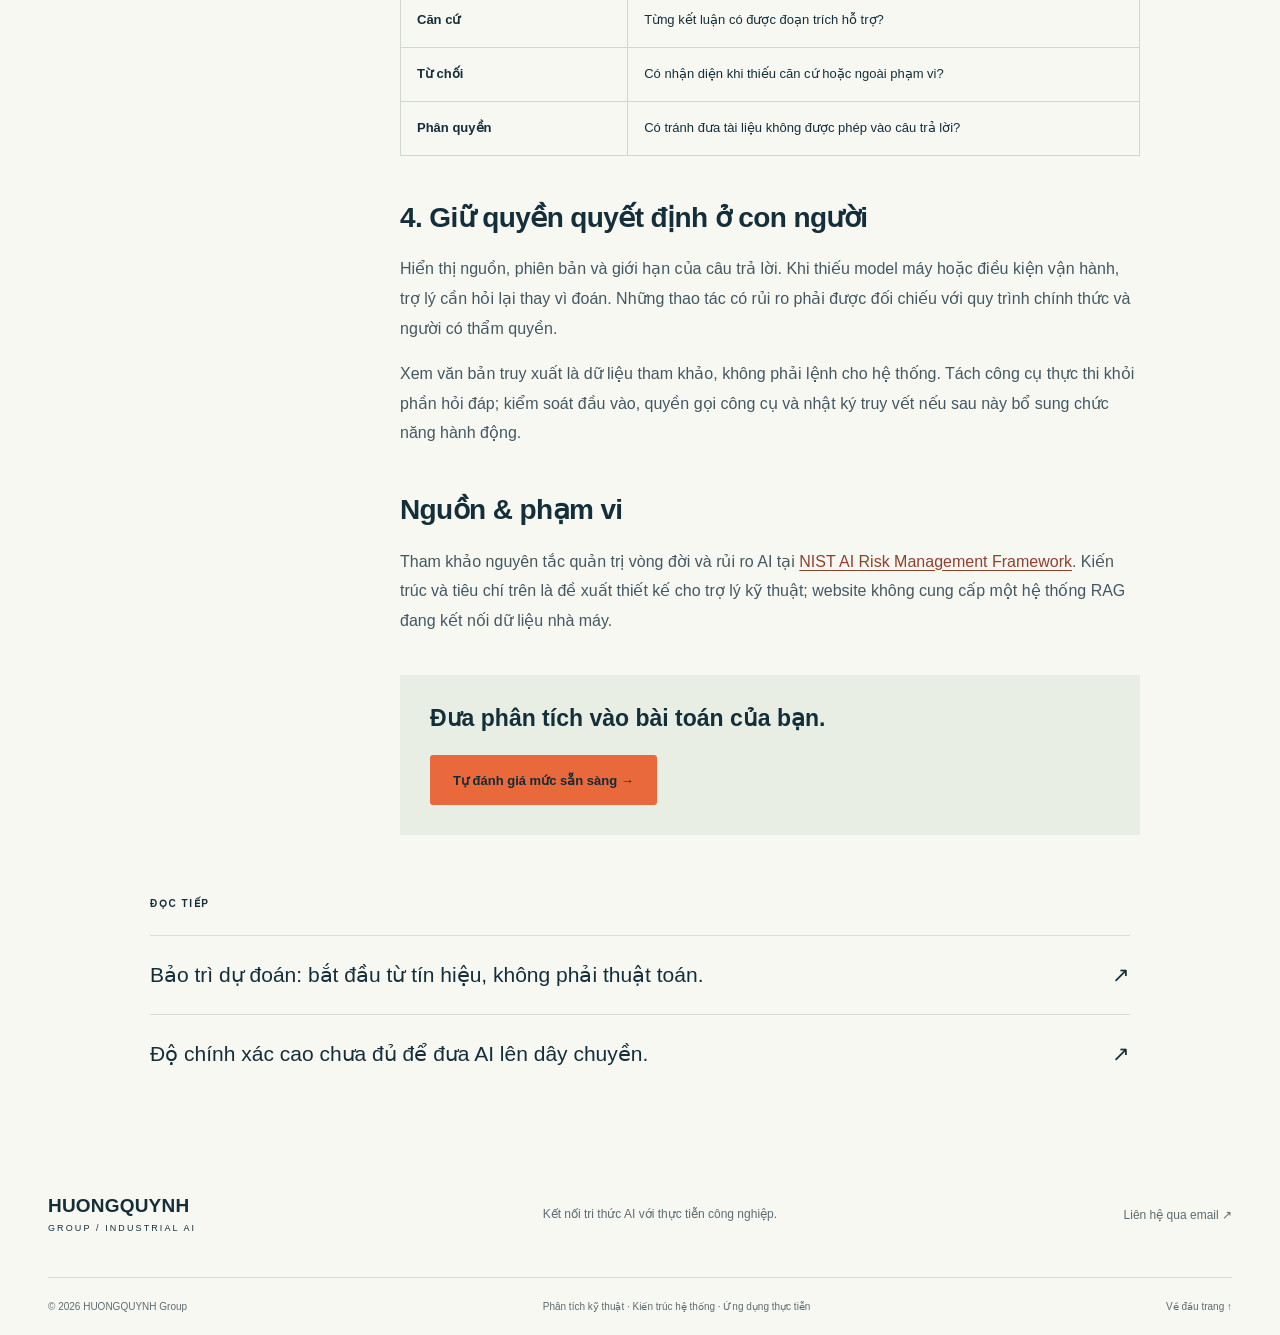
<file: rag-cong-nghiep.html>
<!doctype html><html lang="vi"><head><meta charset="utf-8"><meta name="viewport" content="width=device-width,initial-scale=1"><title>RAG công nghiệp: câu trả lời phải truy ngược được nguồn. | HUONGQUYNH Group</title><meta name="description" content="Thiết kế trợ lý kỹ thuật với tài liệu đúng phiên bản, quyền truy cập và cơ chế từ chối."><meta name="theme-color" content="#112e38"><link rel="canonical" href="https://huongquynhgroupvn.com/rag-cong-nghiep.html"><meta property="og:title" content="RAG công nghiệp: câu trả lời phải truy ngược được nguồn."><meta property="og:description" content="Thiết kế trợ lý kỹ thuật với tài liệu đúng phiên bản, quyền truy cập và cơ chế từ chối."><meta property="og:type" content="article"><link rel="icon" href="favicon.ico"><link rel="stylesheet" href="css/industrial.css"><script src="js/industrial.js" defer></script></head><body><a class="skip" href="#main">Chuyển đến nội dung</a><header class="header"><div class="wrap header-inner"><a class="brand" href="index.html" aria-label="Hương Quỳnh Group — Trang chủ"><img src="images/hq-logo-web.png" width="42" height="42" alt=""><span>HUONGQUYNH<span class="brand-sub">GROUP / INDUSTRIAL AI</span></span></a><button class="menu-toggle" aria-label="Mở menu" aria-controls="navigation" aria-expanded="false"><span></span><span></span></button><nav id="navigation" aria-label="Điều hướng chính"><a href="ai-san-xuat.html#chuyen-de">Chuyên đề</a><a href="ai-san-xuat.html#ung-dung">Ứng dụng AI</a><a href="ai-san-xuat.html#kien-truc">Kiến trúc</a><a href="ai-san-xuat.html#danh-gia">Đánh giá sẵn sàng</a><a class="nav-contact" href="ai-san-xuat.html#lien-he">Trao đổi kỹ thuật <span>↗</span></a></nav></div></header><main id="main"><section class="article-header wrap"><a class="back-link" href="ai-san-xuat.html#chuyen-de">← Tất cả chuyên đề</a><div class="eyebrow">INDUSTRIAL KNOWLEDGE / PHÂN TÍCH KỸ THUẬT</div><h1>RAG công nghiệp: câu trả lời phải truy ngược được nguồn.</h1><p>Thiết kế trợ lý kỹ thuật với tài liệu đúng phiên bản, quyền truy cập và cơ chế từ chối.</p><div class="article-byline"><span>HUONGQUYNH Group · Chuyên đề AI công nghiệp</span><span>6 phút đọc</span></div></section><div class="wrap article-layout"><aside class="toc"><span>TRONG BÀI VIẾT</span><a href="#bai-toan">01 / Bài toán</a><a href="#du-lieu">02 / Dữ liệu</a><a href="#kiem-dinh">03 / Kiểm định</a><a href="#van-hanh">04 / Vận hành</a><a href="#nguon">Nguồn & phạm vi</a></aside><article class="prose"><h2 id="bai-toan">1. Truy xuất đúng trước khi sinh câu trả lời</h2><p>Retrieval-Augmented Generation (RAG) kết hợp tìm kiếm nội dung liên quan với mô hình ngôn ngữ để soạn câu trả lời. Trong công nghiệp, khó khăn không chỉ là diễn đạt: một hướng dẫn đúng cho phiên bản máy này có thể sai cho phiên bản khác.</p><p>Giới hạn phạm vi ban đầu vào tra cứu tài liệu và hỗ trợ kỹ sư. Không coi trợ lý ngôn ngữ là bộ điều khiển, hệ thống liên động an toàn hoặc nguồn phê duyệt thao tác.</p><h2 id="du-lieu">2. Xây dựng kho tri thức có quản trị</h2><ul><li>Gắn tài liệu với nhà sản xuất, model thiết bị, phiên bản, ngày hiệu lực và người phê duyệt.</li><li>Giữ cấu trúc bảng, cảnh báo và hình tham chiếu khi trích xuất PDF.</li><li>Đánh dấu tài liệu hết hiệu lực; không để hướng dẫn cũ cạnh tranh ngang với bản mới.</li><li>Áp dụng quyền truy cập trước khi đưa đoạn trích vào ngữ cảnh mô hình.</li></ul><p>Chia đoạn theo cấu trúc tài liệu để giữ liền điều kiện áp dụng, bước thao tác và cảnh báo. Có thể kết hợp tìm kiếm từ khóa với ngữ nghĩa cho mã lỗi, mã thiết bị và tên linh kiện.</p><div class="article-callout"><b>Dẫn nguồn chưa đồng nghĩa với đúng</b><p>Kiểm tra xem đoạn được dẫn có thực sự hỗ trợ kết luận, còn hiệu lực và phù hợp đúng thiết bị hay không. Một liên kết hợp lệ vẫn có thể dẫn đến tài liệu không áp dụng.</p></div><h2 id="kiem-dinh">3. Đánh giá trên câu hỏi của kỹ sư</h2><p>Xây dựng tập câu hỏi từ tình huống thực tế, gồm cả câu hỏi thiếu thông tin, tài liệu mâu thuẫn và yêu cầu ngoài quyền truy cập. Câu trả lời mẫu nên do người có chuyên môn đánh giá.</p><div class="table-scroll"><table><thead><tr><th>Lớp đánh giá</th><th>Điều cần kiểm tra</th></tr></thead><tbody><tr><td>Truy xuất</td><td>Có lấy được tài liệu đúng thiết bị và phiên bản?</td></tr><tr><td>Căn cứ</td><td>Từng kết luận có được đoạn trích hỗ trợ?</td></tr><tr><td>Từ chối</td><td>Có nhận diện khi thiếu căn cứ hoặc ngoài phạm vi?</td></tr><tr><td>Phân quyền</td><td>Có tránh đưa tài liệu không được phép vào câu trả lời?</td></tr></tbody></table></div><h2 id="van-hanh">4. Giữ quyền quyết định ở con người</h2><p>Hiển thị nguồn, phiên bản và giới hạn của câu trả lời. Khi thiếu model máy hoặc điều kiện vận hành, trợ lý cần hỏi lại thay vì đoán. Những thao tác có rủi ro phải được đối chiếu với quy trình chính thức và người có thẩm quyền.</p><p>Xem văn bản truy xuất là dữ liệu tham khảo, không phải lệnh cho hệ thống. Tách công cụ thực thi khỏi phần hỏi đáp; kiểm soát đầu vào, quyền gọi công cụ và nhật ký truy vết nếu sau này bổ sung chức năng hành động.</p><h2 id="nguon">Nguồn & phạm vi</h2><p>Tham khảo nguyên tắc quản trị vòng đời và rủi ro AI tại <a href="https://www.nist.gov/itl/ai-risk-management-framework">NIST AI Risk Management Framework</a>. Kiến trúc và tiêu chí trên là đề xuất thiết kế cho trợ lý kỹ thuật; website không cung cấp một hệ thống RAG đang kết nối dữ liệu nhà máy.</p><div class="article-end"><h3>Đưa phân tích vào bài toán của bạn.</h3><a class="button primary" href="ai-san-xuat.html#danh-gia">Tự đánh giá mức sẵn sàng →</a></div></article></div><section class="wrap related"><div class="eyebrow">ĐỌC TIẾP</div><a href="bao-tri-du-doan.html">Bảo trì dự đoán: bắt đầu từ tín hiệu, không phải thuật toán.<span>↗</span></a><a href="thi-giac-may.html">Độ chính xác cao chưa đủ để đưa AI lên dây chuyền.<span>↗</span></a></section></main><footer><div class="wrap footer-top"><a class="brand" href="index.html"><span>HUONGQUYNH<span class="brand-sub">GROUP / INDUSTRIAL AI</span></span></a><p>Kết nối tri thức AI với thực tiễn công nghiệp.</p><a href="mailto:huongquynhgrvn@huongquynhgroupvn.com">Liên hệ qua email ↗</a></div><div class="wrap footer-bottom"><span>© 2026 HUONGQUYNH Group</span><span>Phân tích kỹ thuật · Kiến trúc hệ thống · Ứng dụng thực tiễn</span><a href="#main">Về đầu trang ↑</a></div></footer></body></html>
</file>
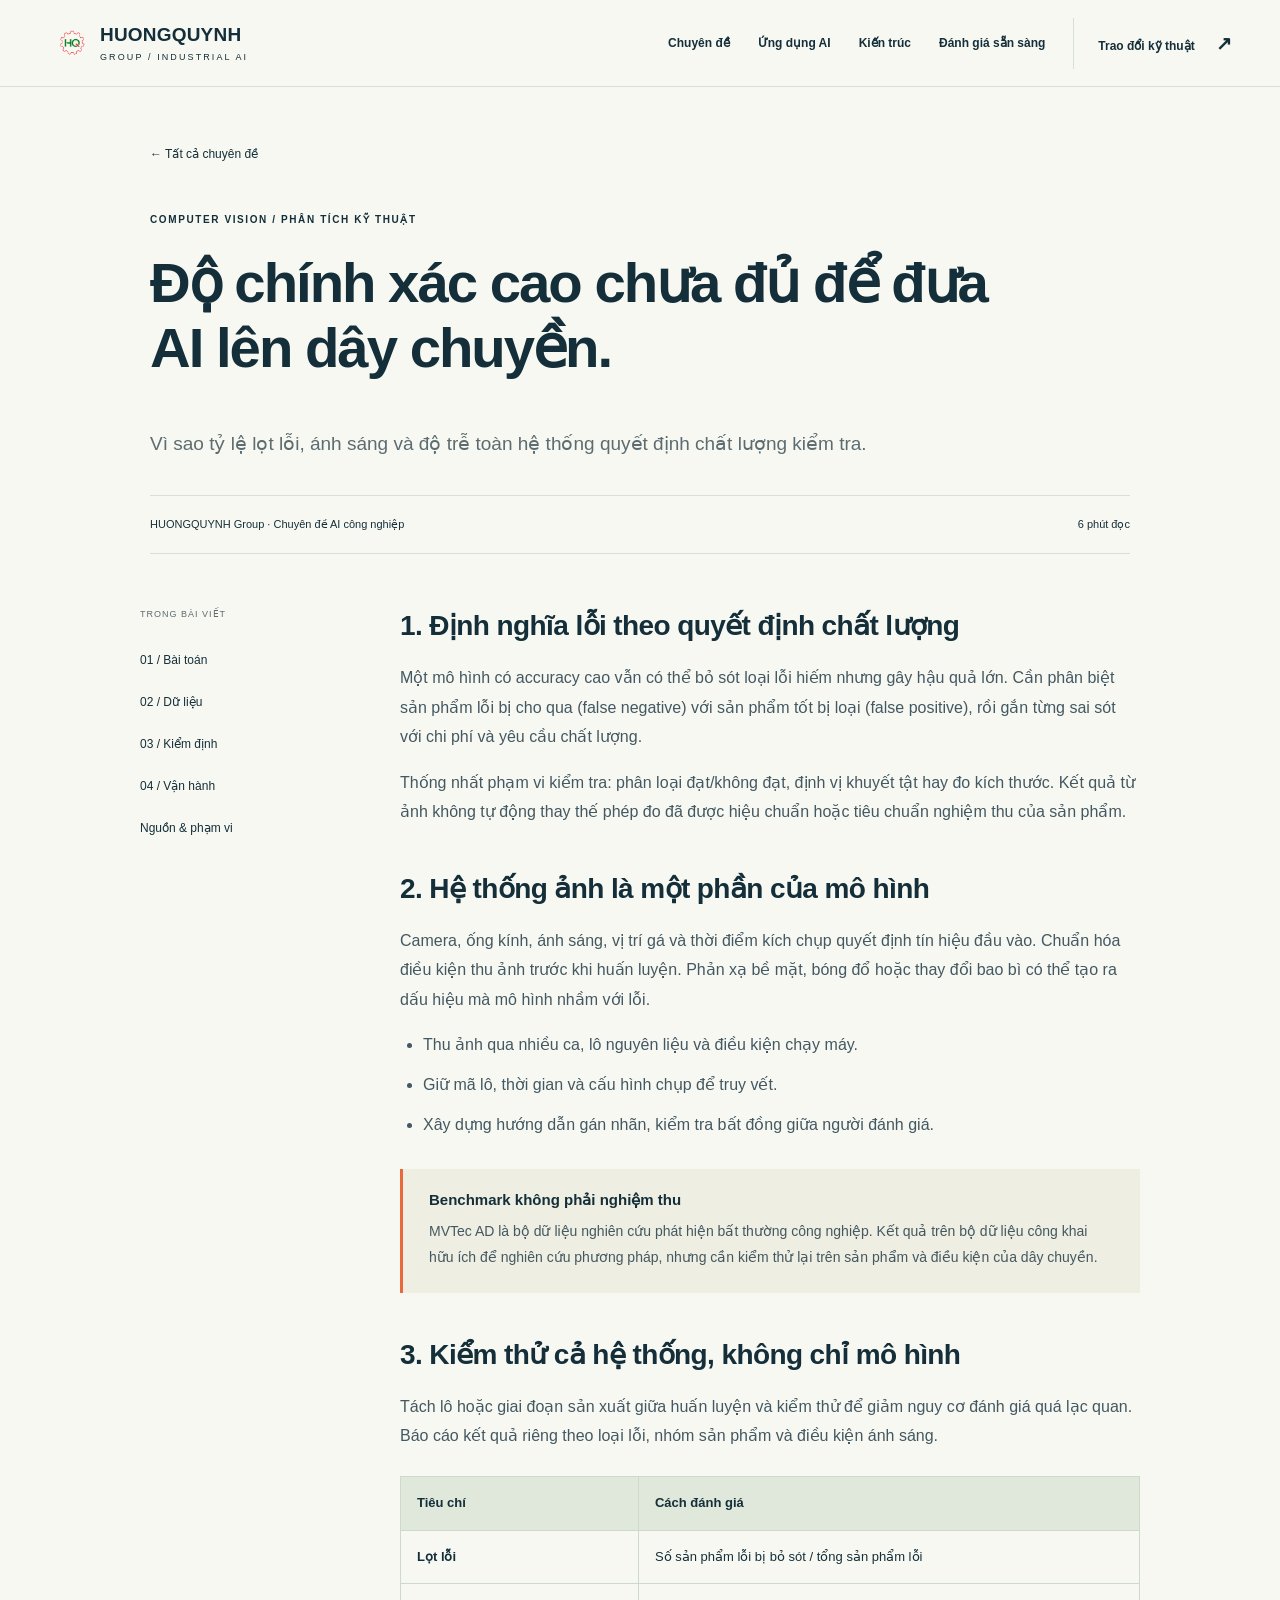
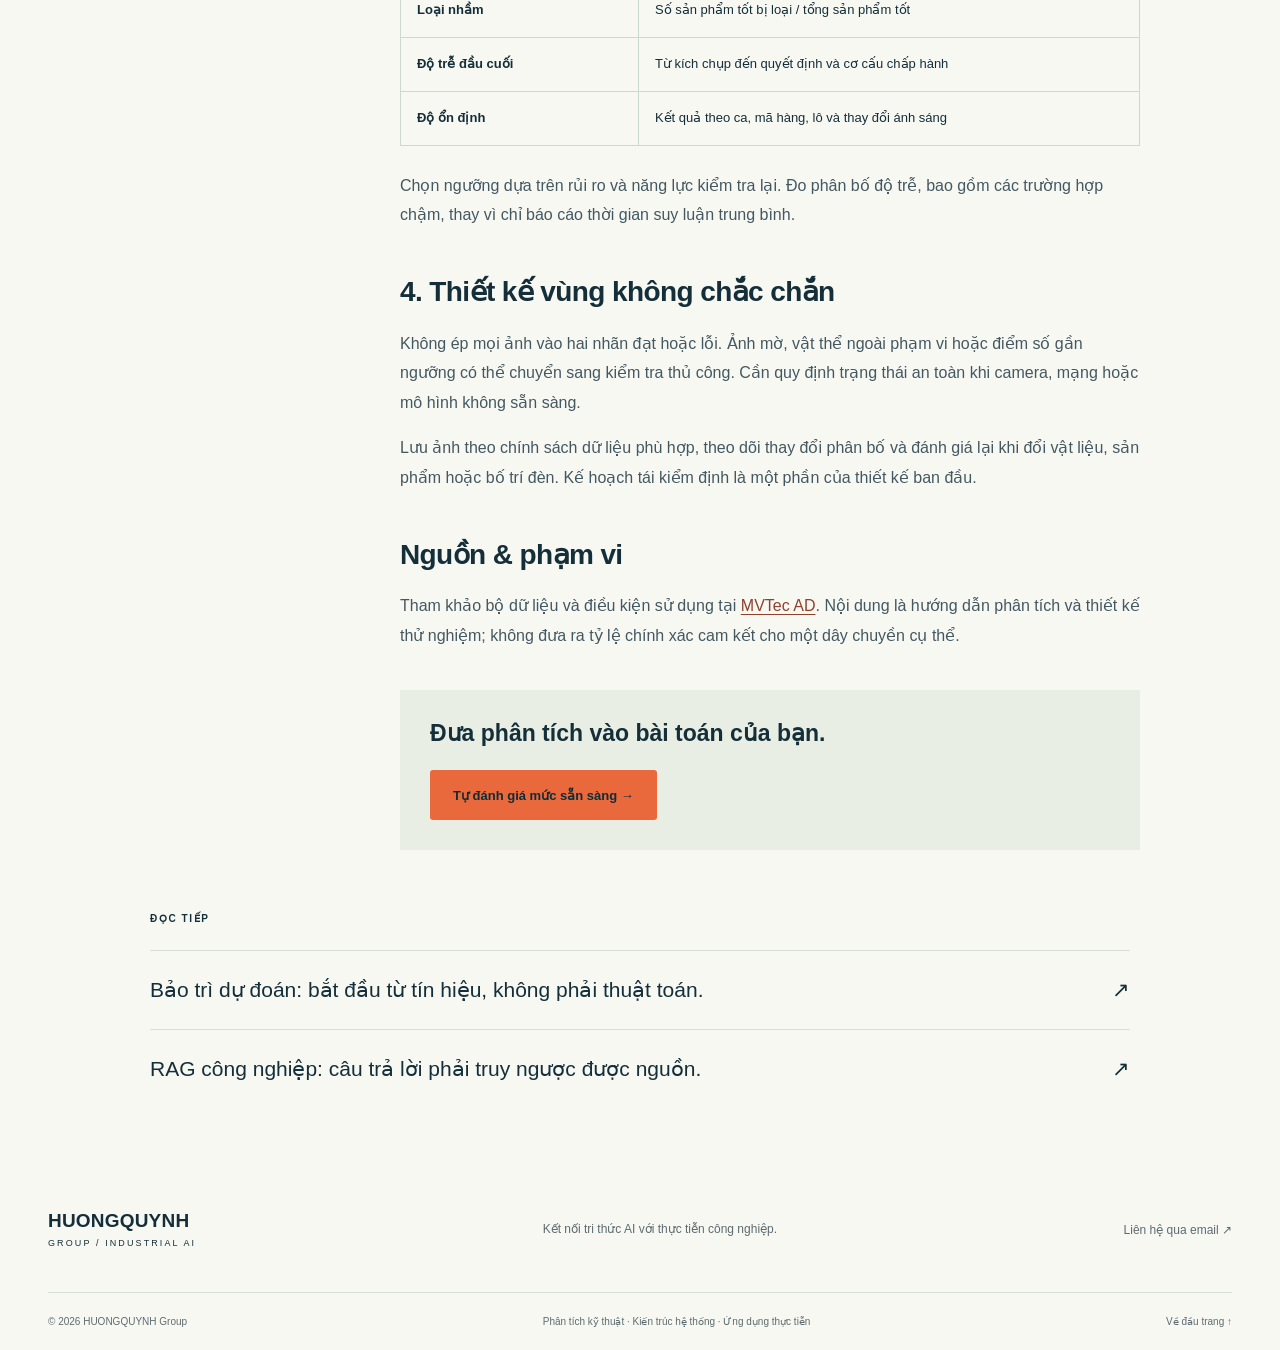
<file: thi-giac-may.html>
<!doctype html><html lang="vi"><head><meta charset="utf-8"><meta name="viewport" content="width=device-width,initial-scale=1"><title>Độ chính xác cao chưa đủ để đưa AI lên dây chuyền. | HUONGQUYNH Group</title><meta name="description" content="Vì sao tỷ lệ lọt lỗi, ánh sáng và độ trễ toàn hệ thống quyết định chất lượng kiểm tra."><meta name="theme-color" content="#112e38"><link rel="canonical" href="https://huongquynhgroupvn.com/thi-giac-may.html"><meta property="og:title" content="Độ chính xác cao chưa đủ để đưa AI lên dây chuyền."><meta property="og:description" content="Vì sao tỷ lệ lọt lỗi, ánh sáng và độ trễ toàn hệ thống quyết định chất lượng kiểm tra."><meta property="og:type" content="article"><link rel="icon" href="favicon.ico"><link rel="stylesheet" href="css/industrial.css"><script src="js/industrial.js" defer></script></head><body><a class="skip" href="#main">Chuyển đến nội dung</a><header class="header"><div class="wrap header-inner"><a class="brand" href="index.html" aria-label="Hương Quỳnh Group — Trang chủ"><img src="images/hq-logo-web.png" width="42" height="42" alt=""><span>HUONGQUYNH<span class="brand-sub">GROUP / INDUSTRIAL AI</span></span></a><button class="menu-toggle" aria-label="Mở menu" aria-controls="navigation" aria-expanded="false"><span></span><span></span></button><nav id="navigation" aria-label="Điều hướng chính"><a href="ai-san-xuat.html#chuyen-de">Chuyên đề</a><a href="ai-san-xuat.html#ung-dung">Ứng dụng AI</a><a href="ai-san-xuat.html#kien-truc">Kiến trúc</a><a href="ai-san-xuat.html#danh-gia">Đánh giá sẵn sàng</a><a class="nav-contact" href="ai-san-xuat.html#lien-he">Trao đổi kỹ thuật <span>↗</span></a></nav></div></header><main id="main"><section class="article-header wrap"><a class="back-link" href="ai-san-xuat.html#chuyen-de">← Tất cả chuyên đề</a><div class="eyebrow">COMPUTER VISION / PHÂN TÍCH KỸ THUẬT</div><h1>Độ chính xác cao chưa đủ để đưa AI lên dây chuyền.</h1><p>Vì sao tỷ lệ lọt lỗi, ánh sáng và độ trễ toàn hệ thống quyết định chất lượng kiểm tra.</p><div class="article-byline"><span>HUONGQUYNH Group · Chuyên đề AI công nghiệp</span><span>6 phút đọc</span></div></section><div class="wrap article-layout"><aside class="toc"><span>TRONG BÀI VIẾT</span><a href="#bai-toan">01 / Bài toán</a><a href="#du-lieu">02 / Dữ liệu</a><a href="#kiem-dinh">03 / Kiểm định</a><a href="#van-hanh">04 / Vận hành</a><a href="#nguon">Nguồn & phạm vi</a></aside><article class="prose"><h2 id="bai-toan">1. Định nghĩa lỗi theo quyết định chất lượng</h2><p>Một mô hình có accuracy cao vẫn có thể bỏ sót loại lỗi hiếm nhưng gây hậu quả lớn. Cần phân biệt sản phẩm lỗi bị cho qua (false negative) với sản phẩm tốt bị loại (false positive), rồi gắn từng sai sót với chi phí và yêu cầu chất lượng.</p><p>Thống nhất phạm vi kiểm tra: phân loại đạt/không đạt, định vị khuyết tật hay đo kích thước. Kết quả từ ảnh không tự động thay thế phép đo đã được hiệu chuẩn hoặc tiêu chuẩn nghiệm thu của sản phẩm.</p><h2 id="du-lieu">2. Hệ thống ảnh là một phần của mô hình</h2><p>Camera, ống kính, ánh sáng, vị trí gá và thời điểm kích chụp quyết định tín hiệu đầu vào. Chuẩn hóa điều kiện thu ảnh trước khi huấn luyện. Phản xạ bề mặt, bóng đổ hoặc thay đổi bao bì có thể tạo ra dấu hiệu mà mô hình nhầm với lỗi.</p><ul><li>Thu ảnh qua nhiều ca, lô nguyên liệu và điều kiện chạy máy.</li><li>Giữ mã lô, thời gian và cấu hình chụp để truy vết.</li><li>Xây dựng hướng dẫn gán nhãn, kiểm tra bất đồng giữa người đánh giá.</li></ul><div class="article-callout"><b>Benchmark không phải nghiệm thu</b><p>MVTec AD là bộ dữ liệu nghiên cứu phát hiện bất thường công nghiệp. Kết quả trên bộ dữ liệu công khai hữu ích để nghiên cứu phương pháp, nhưng cần kiểm thử lại trên sản phẩm và điều kiện của dây chuyền.</p></div><h2 id="kiem-dinh">3. Kiểm thử cả hệ thống, không chỉ mô hình</h2><p>Tách lô hoặc giai đoạn sản xuất giữa huấn luyện và kiểm thử để giảm nguy cơ đánh giá quá lạc quan. Báo cáo kết quả riêng theo loại lỗi, nhóm sản phẩm và điều kiện ánh sáng.</p><div class="table-scroll"><table><thead><tr><th>Tiêu chí</th><th>Cách đánh giá</th></tr></thead><tbody><tr><td>Lọt lỗi</td><td>Số sản phẩm lỗi bị bỏ sót / tổng sản phẩm lỗi</td></tr><tr><td>Loại nhầm</td><td>Số sản phẩm tốt bị loại / tổng sản phẩm tốt</td></tr><tr><td>Độ trễ đầu cuối</td><td>Từ kích chụp đến quyết định và cơ cấu chấp hành</td></tr><tr><td>Độ ổn định</td><td>Kết quả theo ca, mã hàng, lô và thay đổi ánh sáng</td></tr></tbody></table></div><p>Chọn ngưỡng dựa trên rủi ro và năng lực kiểm tra lại. Đo phân bố độ trễ, bao gồm các trường hợp chậm, thay vì chỉ báo cáo thời gian suy luận trung bình.</p><h2 id="van-hanh">4. Thiết kế vùng không chắc chắn</h2><p>Không ép mọi ảnh vào hai nhãn đạt hoặc lỗi. Ảnh mờ, vật thể ngoài phạm vi hoặc điểm số gần ngưỡng có thể chuyển sang kiểm tra thủ công. Cần quy định trạng thái an toàn khi camera, mạng hoặc mô hình không sẵn sàng.</p><p>Lưu ảnh theo chính sách dữ liệu phù hợp, theo dõi thay đổi phân bố và đánh giá lại khi đổi vật liệu, sản phẩm hoặc bố trí đèn. Kế hoạch tái kiểm định là một phần của thiết kế ban đầu.</p><h2 id="nguon">Nguồn & phạm vi</h2><p>Tham khảo bộ dữ liệu và điều kiện sử dụng tại <a href="https://www.mvtec.com/research-teaching/datasets/mvtec-ad">MVTec AD</a>. Nội dung là hướng dẫn phân tích và thiết kế thử nghiệm; không đưa ra tỷ lệ chính xác cam kết cho một dây chuyền cụ thể.</p><div class="article-end"><h3>Đưa phân tích vào bài toán của bạn.</h3><a class="button primary" href="ai-san-xuat.html#danh-gia">Tự đánh giá mức sẵn sàng →</a></div></article></div><section class="wrap related"><div class="eyebrow">ĐỌC TIẾP</div><a href="bao-tri-du-doan.html">Bảo trì dự đoán: bắt đầu từ tín hiệu, không phải thuật toán.<span>↗</span></a><a href="rag-cong-nghiep.html">RAG công nghiệp: câu trả lời phải truy ngược được nguồn.<span>↗</span></a></section></main><footer><div class="wrap footer-top"><a class="brand" href="index.html"><span>HUONGQUYNH<span class="brand-sub">GROUP / INDUSTRIAL AI</span></span></a><p>Kết nối tri thức AI với thực tiễn công nghiệp.</p><a href="mailto:huongquynhgrvn@huongquynhgroupvn.com">Liên hệ qua email ↗</a></div><div class="wrap footer-bottom"><span>© 2026 HUONGQUYNH Group</span><span>Phân tích kỹ thuật · Kiến trúc hệ thống · Ứng dụng thực tiễn</span><a href="#main">Về đầu trang ↑</a></div></footer></body></html>
</file>
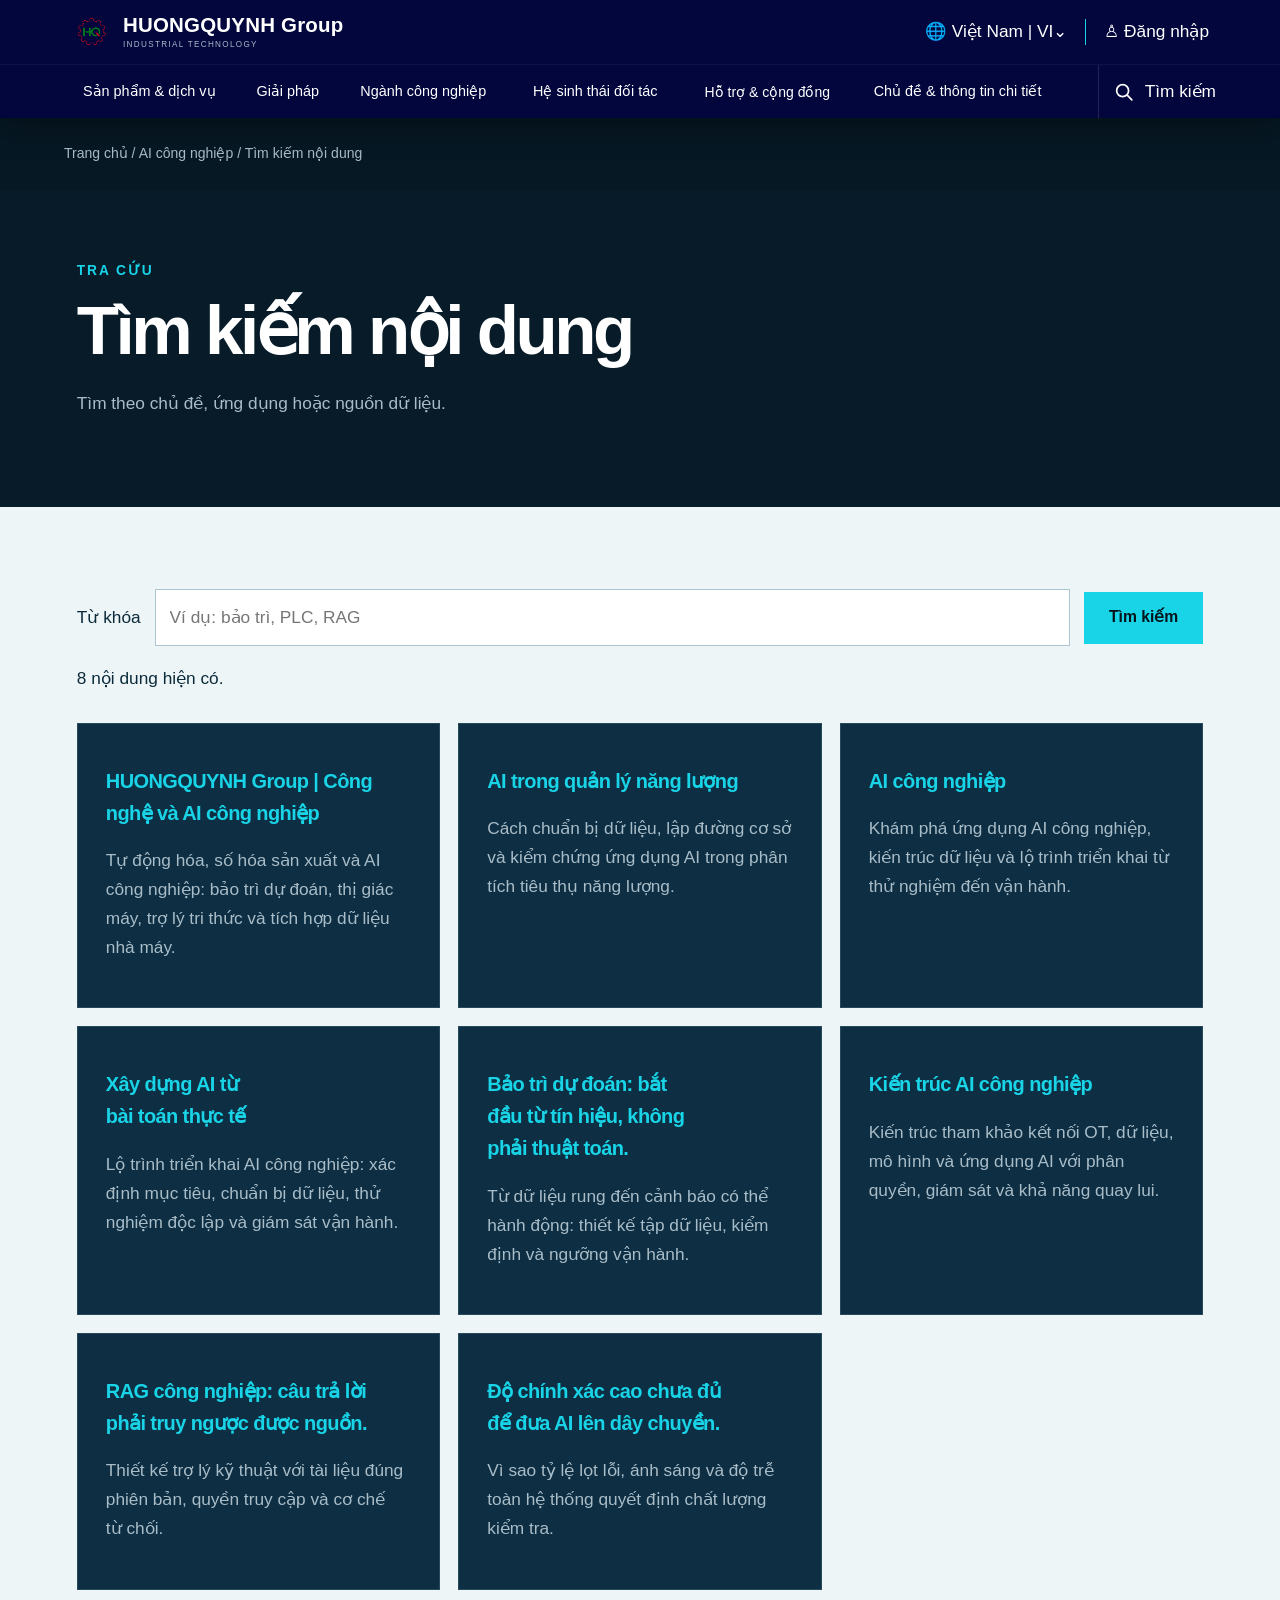
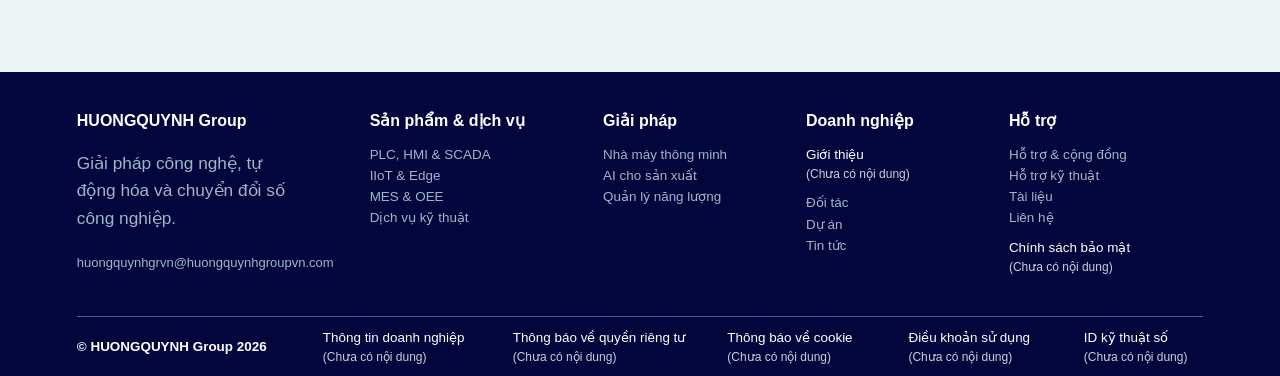
<file: tim-kiem.html>
<!doctype html>
<html lang="vi"><head><meta charset="utf-8"><meta name="viewport" content="width=device-width,initial-scale=1">
<title>Tìm kiếm nội dung | HUONGQUYNH Group</title><meta name="description" content="Tìm kiếm chuyên đề và giải pháp AI công nghiệp trên website HUONGQUYNH Group."><link rel="canonical" href="https://huongquynhgroupvn.com/tim-kiem.html"><meta name="robots" content="noindex,follow">
<meta property="og:title" content="Tìm kiếm nội dung"><meta property="og:description" content="Tìm kiếm chuyên đề và giải pháp AI công nghiệp trên website HUONGQUYNH Group."><meta property="og:url" content="https://huongquynhgroupvn.com/tim-kiem.html"><meta property="og:type" content="website"><meta name="theme-color" content="#02063d"><link rel="icon" href="favicon.ico">
<link rel="stylesheet" href="css/site.css"><link rel="stylesheet" href="css/site-utilities.css"><script src="js/search-index.js" defer></script><script src="js/site.js" defer></script>
<script type="application/ld+json">{"@context":"https://schema.org","@type":"WebPage","name":"Tìm kiếm nội dung","description":"Tìm kiếm chuyên đề và giải pháp AI công nghiệp trên website HUONGQUYNH Group.","url":"https://huongquynhgroupvn.com/tim-kiem.html","inLanguage":"vi","isPartOf":{"@type":"WebSite","name":"HUONGQUYNH Group","url":"https://huongquynhgroupvn.com/"}}</script><script type="application/ld+json">{"@context":"https://schema.org","@type":"BreadcrumbList","itemListElement":[{"@type":"ListItem","position":1,"name":"Trang chủ","item":"https://huongquynhgroupvn.com/"},{"@type":"ListItem","position":2,"name":"AI công nghiệp","item":"https://huongquynhgroupvn.com/ai-san-xuat.html"},{"@type":"ListItem","position":3,"name":"Tìm kiếm nội dung","item":"https://huongquynhgroupvn.com/tim-kiem.html"}]}</script></head>
<body><a class="skip-content" href="#main">Chuyển đến nội dung chính</a><div class="site"><header><div class="top"><a class="brand" href="index.html"><img src="[data-uri]" alt="Logo HUONGQUYNH Group"><span><strong>HUONGQUYNH Group</strong><small>INDUSTRIAL TECHNOLOGY</small></span></a><div class="tools"><button id="lang">🌐 <span>Việt Nam | VI</span>⌄</button><span class="divider"></span><button id="login">♙ <span>Đăng nhập</span></button></div></div><div class="navrow"><nav aria-label="Điều hướng chính"><a href="index.html#giai-phap">Sản phẩm & dịch vụ</a><a href="index.html#giai-phap">Giải pháp</a><a href="index.html#nganh-cong-nghiep">Ngành công nghiệp</a><a href="index.html#he-sinh-thai">Hệ sinh thái đối tác</a><a class="support-link" href="mailto:huongquynhgrvn@huongquynhgroupvn.com">Hỗ trợ & cộng đồng</a><a href="index.html#tin-tuc">Chủ đề & thông tin chi tiết</a></nav><button aria-controls="site-search" id="search" class="search-control" type="button" aria-label="Tìm kiếm" aria-expanded="false">
<svg class="search-svg" viewBox="0 0 24 24" aria-hidden="true"><circle cx="10.5" cy="10.5" r="6.5"></circle><path d="m15.5 15.5 5 5"></path></svg><span>Tìm kiếm</span></button></div><form class="panel" id="site-search" role="search" action="tim-kiem.html"><input type="hidden" name="scope" value="site"><input name="q" aria-label="Từ khóa tìm kiếm" type="search" placeholder="Nhập sản phẩm, giải pháp hoặc chủ đề"><button>Tìm kiếm</button></form></header><main id="main" class="ai-content">
<div class="ai-breadcrumb"><a href="index.html">Trang chủ</a> / <a href="ai-san-xuat.html">AI công nghiệp</a> / Tìm kiếm nội dung</div>
<section class="section"><div class="eyebrow">TRA CỨU</div><h1>Tìm kiếm nội dung</h1><p class="intro">Tìm theo chủ đề, ứng dụng hoặc nguồn dữ liệu.</p></section><section class="full-light"><form class="ai-search" action="tim-kiem.html"><label for="query">Từ khóa</label><input id="query" name="q" type="search" placeholder="Ví dụ: bảo trì, PLC, RAG"><button class="cta" type="submit">Tìm kiếm</button></form><p id="search-status" role="status"></p><div id="search-results" class="cards"></div><noscript><p>Bật JavaScript để tìm kiếm hoặc <a href="ai-san-xuat.html">mở danh mục AI công nghiệp</a>.</p></noscript></section></main><footer class="footer"><div class="footergrid"><div class="footer-company"><a class="footerbrand" href="index.html"><span class="footerbrand-copy"><strong>HUONGQUYNH Group</strong></span></a><p>Giải pháp công nghệ, tự động hóa và chuyển đổi số công nghiệp.</p><a class="company-email" href="mailto:huongquynhgrvn@huongquynhgroupvn.com">huongquynhgrvn@huongquynhgroupvn.com</a>
</div><div><h3>Sản phẩm & dịch vụ</h3><a href="index.html#giai-phap">PLC, HMI & SCADA</a><a href="kien-truc-ai-cong-nghiep.html">IIoT & Edge</a><a href="index.html#giai-phap">MES & OEE</a><a href="index.html#lien-he">Dịch vụ kỹ thuật</a></div><div><h3>Giải pháp</h3><a href="index.html#giai-phap">Nhà máy thông minh</a><a href="ai-san-xuat.html">AI cho sản xuất</a><a href="ai-nang-luong.html">Quản lý năng lượng</a></div><div><h3>Doanh nghiệp</h3><span class="content-pending">Giới thiệu <small>(Chưa có nội dung)</small></span><a href="index.html#he-sinh-thai">Đối tác</a><a href="index.html#du-an">Dự án</a><a href="index.html#tin-tuc">Tin tức</a></div><div><h3>Hỗ trợ</h3><a href="mailto:huongquynhgrvn@huongquynhgroupvn.com">Hỗ trợ & cộng đồng</a><a href="mailto:huongquynhgrvn@huongquynhgroupvn.com">Hỗ trợ kỹ thuật</a><a href="ai-san-xuat.html#chuyen-de">Tài liệu</a><a href="mailto:huongquynhgrvn@huongquynhgroupvn.com">Liên hệ</a><span class="content-pending">Chính sách bảo mật <small>(Chưa có nội dung)</small></span></div></div><div class="footer-legal"><span class="copyright">© HUONGQUYNH Group 2026</span><nav class="legal-links" aria-label="Thông tin pháp lý"><span class="content-pending">Thông tin doanh nghiệp <small>(Chưa có nội dung)</small></span><span class="content-pending">Thông báo về quyền riêng tư <small>(Chưa có nội dung)</small></span><span class="content-pending">Thông báo về cookie <small>(Chưa có nội dung)</small></span><span class="content-pending">Điều khoản sử dụng <small>(Chưa có nội dung)</small></span><span class="content-pending">ID kỹ thuật số <small>(Chưa có nội dung)</small></span></nav></div></footer></div><div class="modal"><form class="box"><h2>Đăng nhập</h2><label>Email doanh nghiệp</label><input type="email" required><label>Mật khẩu</label><input type="password" minlength="6" required><button type="submit">Đăng nhập</button> <button type="button" id="close">Đóng</button><p id="note"></p></form></div></body></html>
</file>
<file: css/site.css>
:root{--navy:#02063d;--cyan:#19d3e6;--deep:#061824;--panel:#0d2e43;--text:#fff;--muted:#a9bdc8;--line:rgba(255,255,255,.16)}*{box-sizing:border-box}body{margin:0;background:#151515;font-family:Segoe UI,Arial,sans-serif;color:#fff}a{color:inherit;text-decoration:none}button,input{font:inherit}.site{width:min(1200px,100%);margin:24px auto;background:var(--deep);overflow:hidden;box-shadow:0 22px 70px #0009}.top{min-height:78px;padding:0 58px;background:var(--navy);display:flex;align-items:center;justify-content:space-between}.brand{display:flex;align-items:center;gap:13px}.brand img{width:58px;height:58px;object-fit:contain}.brand strong{display:block;font-size:20px}.brand small{display:block;color:#a9bac7;font-size:9px;letter-spacing:.18em;margin-top:4px}.tools{display:flex;align-items:center;gap:12px}.tools button{border:0;background:transparent;color:#fff;cursor:pointer;padding:10px}.divider{height:32px;width:1px;background:var(--cyan)}.navrow{min-height:72px;padding:0 58px;background:var(--navy);border-top:1px solid #ffffff0b;display:flex;align-items:center;justify-content:space-between}nav{display:flex;gap:26px}nav a{font-size:14px}nav a:hover{color:var(--cyan)}.hero{position:relative;min-height:590px;overflow:hidden}.slide{display:none;position:absolute;inset:0;padding:100px 90px;align-items:center;background:radial-gradient(circle at 78% 36%,rgba(25,211,230,.56),transparent 16%),linear-gradient(125deg,#02063d,#075873 62%,#138da2)}.slide.active{display:flex}.slide:nth-child(2){background:radial-gradient(circle at 79% 36%,rgba(72,152,255,.62),transparent 17%),linear-gradient(125deg,#02063d,#143a5b 62%,#276f91)}.slide:nth-child(3){background:radial-gradient(circle at 78% 38%,rgba(43,231,169,.5),transparent 17%),linear-gradient(125deg,#02063d,#123d4d 62%,#0b756f)}.slide:before{content:"";position:absolute;inset:0;background:linear-gradient(90deg,rgba(0,4,57,.97),rgba(0,4,57,.73) 48%,rgba(0,4,57,.16) 82%)}.home{position:absolute;z-index:8;top:25px;left:80px;font-size:28px}.copy{position:relative;z-index:3;max-width:760px}.copy small{font-weight:800;letter-spacing:.14em}h1{font-size:clamp(44px,6vw,76px);line-height:1.03;letter-spacing:-.05em;margin:15px 0 22px}.copy p{font-size:17px;line-height:1.72;color:#e1ebf0;max-width:690px}.cta{display:inline-flex;margin-top:20px;min-height:52px;align-items:center;padding:0 25px;background:var(--cyan);color:#03141d;font-weight:800}.arrow{position:absolute;z-index:9;top:50%;width:50px;height:50px;border-radius:50%;border:1px solid #ffffff55;background:#ffffff24;color:#fff;font-size:28px}.prev{left:28px}.next{right:28px}.dots{position:absolute;z-index:9;bottom:25px;left:50%;transform:translateX(-50%);display:flex;gap:12px;background:#dfeff3cc;padding:12px 18px;border-radius:30px}.dot{width:10px;height:10px;border:0;border-radius:50%;background:#fff}.dot.active{width:55px;border-radius:8px;background:#708d9b}.access{display:grid;grid-template-columns:repeat(4,1fr);background:#fff;color:#12303f;padding:0 58px}.access a{padding:23px 16px;border-right:1px solid #dce7eb;font-weight:700}.section{padding:72px 70px;background:#071b29}.eyebrow{color:var(--cyan);font-size:12px;font-weight:800;letter-spacing:.15em}h2{font-size:clamp(31px,4vw,48px);margin:13px 0 17px}.intro{color:var(--muted);line-height:1.7;max-width:780px}.cards{display:grid;grid-template-columns:repeat(3,1fr);gap:18px;margin-top:30px}.card{padding:28px;background:var(--panel);border:1px solid #27495c;min-height:230px}.card b,.card a{color:var(--cyan)}.card p{color:var(--muted);line-height:1.6}.panel{display:none;background:#fff;color:#16303e;padding:17px 58px;gap:10px}.panel.open{display:flex}.panel input{flex:1;padding:12px}.modal{display:none;position:fixed;inset:0;background:#000b;z-index:100;align-items:center;justify-content:center}.modal.open{display:flex}.box{width:min(440px,90%);background:#fff;color:#15313e;padding:28px}.box input{width:100%;padding:12px;margin:7px 0 13px}.review{padding:14px 58px;background:#03121c;color:#9bb1bd;font-size:13px}@media(max-width:900px){nav{display:none}.access{grid-template-columns:1fr 1fr;padding:0}.cards{grid-template-columns:1fr}}@media(max-width:650px){.site{margin:0}.top,.navrow{padding:0 22px}.brand img{width:48px;height:48px}.brand strong{font-size:16px}.brand small{display:none}.tools span{display:none}.slide{padding:110px 48px}.home{left:40px}.access{grid-template-columns:1fr}}

.full-light{padding:82px 70px;background:#eef5f7;color:#0b2b3b}.full-dark{padding:82px 70px;background:#04111f;color:#fff}.full-light .intro{color:#607986}.industries{display:grid;grid-template-columns:repeat(4,1fr);gap:16px;margin-top:32px}.industry{min-height:265px;padding:25px;color:#fff;display:flex;flex-direction:column;justify-content:flex-end;background:linear-gradient(150deg,#0b344a,#087d89);position:relative;overflow:hidden}.industry:nth-child(2){background:linear-gradient(150deg,#17334e,#246ea3)}.industry:nth-child(3){background:linear-gradient(150deg,#163f42,#16836d)}.industry:nth-child(4){background:linear-gradient(150deg,#35314d,#7161a5)}.industry:after{content:"";position:absolute;width:170px;height:170px;border:1px solid #ffffff38;border-radius:50%;right:-55px;top:-55px}.industry>*{position:relative;z-index:1}.industry small{color:#9af6ff}.industry h3{font-size:22px;margin:11px 0}.industry p{color:#dbe9ee;line-height:1.55}.industry a{font-weight:800}.steps{display:grid;grid-template-columns:repeat(4,1fr);margin-top:35px;border-top:2px solid var(--cyan)}.step{padding:32px 27px;background:#0b2b3e;border-right:1px solid #315064}.step:last-child{border-right:0}.step b{color:var(--cyan);font-size:12px}.step h3{margin:20px 0 12px}.step p{color:var(--muted);line-height:1.6}.project{display:grid;grid-template-columns:1.05fr .95fr;min-height:430px;margin-top:34px}.projectvisual{background:radial-gradient(circle at 58% 45%,#15d8e77a,transparent 18%),linear-gradient(135deg,#041b30,#08768a);position:relative}.projectvisual:after{content:"PLC · SCADA · EDGE · MES · AI";position:absolute;bottom:32px;right:32px;color:#aaf8ff;letter-spacing:.12em;font-weight:700}.projectcopy{background:#061824;color:#fff;padding:45px}.projectcopy small{color:var(--cyan);font-weight:900}.projectcopy h3{font-size:30px;margin:14px 0}.projectcopy p{color:var(--muted);line-height:1.7}.kpis{display:grid;grid-template-columns:repeat(3,1fr);gap:1px;background:#315064;margin:26px 0}.kpi{background:#0c2d40;padding:16px}.kpi strong{display:block;color:var(--cyan);font-size:23px}.kpi span{font-size:11px;color:var(--muted)}.eco{display:grid;grid-template-columns:.9fr 1.1fr;gap:42px;align-items:center}.layers{display:grid;gap:8px}.layer{padding:18px 20px;background:#0b3347;color:#fff;display:flex;justify-content:space-between;gap:12px}.layer:nth-child(2){background:#0a5265}.layer:nth-child(3){background:#087384}.layer:nth-child(4){background:#0797a7}.layer span{font-size:12px;color:#d7f9fb}.news{display:grid;grid-template-columns:repeat(3,1fr);gap:18px;margin-top:30px}.article{background:#fff;color:#0b2b3b;border:1px solid #d8e6eb}.articleimg{height:155px;background:linear-gradient(135deg,#082f47,#058b99)}.article:nth-child(2) .articleimg{background:linear-gradient(135deg,#17354e,#246db0)}.article:nth-child(3) .articleimg{background:linear-gradient(135deg,#173f3c,#159477)}.articlebody{padding:22px}.articlebody small{color:#008b99;font-weight:900}.articlebody h3{font-size:18px;margin:10px 0}.articlebody p{color:#657c88;line-height:1.6;font-size:13px}.articlebody a{color:#007d8b;font-weight:800}.contact{padding:52px 70px;background:linear-gradient(110deg,#04aabd,#2677d0);display:flex;align-items:center;justify-content:space-between;gap:25px}.contact h2{margin:0 0 9px}.contact p{margin:0;color:#e7f8fb}.contact a{background:#fff;color:#07344a;padding:15px 21px;font-weight:900}.footer{background:#020b14;padding:48px 70px 24px}.footergrid{display:grid;grid-template-columns:1.35fr repeat(4,1fr);gap:32px}.footer h3{font-size:14px;margin:0 0 15px}.footer p,.footer a{display:block;color:#93abb8;font-size:13px;line-height:1.9}.footerbrand{display:flex;align-items:center;gap:12px}.footerbrand img{width:58px;height:58px;object-fit:contain}.footerbrand strong{color:#fff}.bottom{margin-top:34px;padding-top:19px;border-top:1px solid var(--line);display:flex;justify-content:space-between;gap:20px;color:#8099a6;font-size:12px}.review{display:none}@media(max-width:1000px){.industries,.steps{grid-template-columns:1fr 1fr}.news{grid-template-columns:1fr 1fr}.footergrid{grid-template-columns:1fr 1fr}.project,.eco{grid-template-columns:1fr}}@media(max-width:650px){.full-light,.full-dark,.contact,.footer{padding-left:22px;padding-right:22px}.industries,.steps,.news,.footergrid{grid-template-columns:1fr}.contact{align-items:flex-start;flex-direction:column}.bottom{flex-direction:column}.projectcopy{padding:28px}.kpis{grid-template-columns:1fr}}
.search-control{border:0;background:transparent;color:#fff;display:inline-flex;align-items:center;gap:10px;padding:12px 8px;cursor:pointer}.search-control:hover,.search-control:focus-visible{color:var(--cyan);outline:2px solid var(--cyan);outline-offset:4px;border-radius:5px}.search-svg{width:25px;height:25px;fill:none;stroke:currentColor;stroke-width:1.9;stroke-linecap:round;stroke-linejoin:round}@media(max-width:650px){.search-control span{display:none}.search-svg{width:27px;height:27px}}
header{position:sticky;top:0;z-index:80;box-shadow:0 10px 28px rgba(0,0,0,.28)}
.navrow{position:relative}
.support-link{display:inline-flex;align-items:center;min-height:44px;white-space:nowrap}
.support-link:hover,.support-link:focus-visible{color:var(--cyan);outline:2px solid var(--cyan);outline-offset:5px;border-radius:4px}
@media(max-width:900px){.navrow nav{display:flex;overflow-x:auto;gap:20px;scrollbar-width:thin;padding-right:14px}.navrow nav a{flex:0 0 auto}.navrow{gap:16px}.search-control{flex:0 0 auto}}
@media(max-width:650px){header{position:sticky}.navrow nav{gap:16px}.support-link{font-size:13px}}

:root{--header-top-h:78px;--header-nav-h:72px;--header-total-h:150px}
body{padding-top:var(--header-total-h)}
.site{overflow:visible}
header{position:fixed;top:0;left:50%;transform:translateX(-50%);width:min(1200px,100%);z-index:120;background:var(--navy);box-shadow:0 10px 28px rgba(0,0,0,.34)}
.navrow{position:relative;display:grid;grid-template-columns:minmax(0,1fr) auto;gap:20px}
.navrow nav{display:flex;align-items:center;justify-content:space-between;gap:0;min-width:0;height:72px}
.navrow nav a,.navrow nav .support-link{display:inline-flex;align-items:center;justify-content:center;min-height:72px;padding:0 10px;color:#fff;font-size:14px;font-weight:400;line-height:1.2;white-space:nowrap;border:0;border-radius:0;outline:0}
.navrow nav a:hover,.navrow nav a:focus-visible,.navrow nav .support-link:hover,.navrow nav .support-link:focus-visible{color:var(--cyan);background:rgba(25,211,230,.08);outline:0}
.search-control{min-height:72px;padding:0 8px}
.panel{position:absolute;left:0;right:0;top:100%;z-index:121;box-shadow:0 14px 24px rgba(0,0,0,.25)}
@media(max-width:900px){:root{--header-total-h:150px}.navrow{grid-template-columns:minmax(0,1fr) auto}.navrow nav{display:flex;justify-content:flex-start;overflow-x:auto;gap:0;padding-right:10px;scrollbar-width:thin}.navrow nav a,.navrow nav .support-link{flex:0 0 auto;padding:0 14px}.search-control{flex:0 0 auto}}
@media(max-width:650px){:root{--header-top-h:78px;--header-nav-h:72px;--header-total-h:150px}body{padding-top:var(--header-total-h)}header{width:100%}.navrow nav a,.navrow nav .support-link{font-size:13px;min-height:72px}.support-link{font-size:13px}}

/* V6.6 final alignment overrides */
.top{height:88px;min-height:88px;padding:0 64px}
.brand{display:grid;grid-template-columns:62px auto;grid-template-rows:auto auto;column-gap:16px;row-gap:2px;align-items:center;min-width:390px}
.brand img{grid-column:1;grid-row:1 / span 2;width:62px;height:62px;object-fit:contain;display:block}
.brand>span{grid-column:2;grid-row:1 / span 2;display:flex;flex-direction:column;justify-content:center;min-width:0}
.brand strong{font-size:24px;line-height:1.08;font-weight:800;letter-spacing:.01em;white-space:nowrap}
.brand small{font-size:10px;line-height:1.2;letter-spacing:.19em;margin-top:7px;color:#a9bac7;white-space:nowrap}
.tools{align-self:stretch;display:flex;align-items:center}
.navrow{height:72px;min-height:72px;padding:0 64px}
.navrow nav{height:72px;display:grid;grid-template-columns:1.12fr .7fr 1.08fr 1.18fr 1.08fr 1.42fr;align-items:stretch;justify-content:stretch;width:100%;gap:0}
.navrow nav a,.navrow nav .support-link{height:72px;min-height:72px;padding:0 12px;display:flex;align-items:center;justify-content:center;text-align:center;font-size:14px;font-weight:400;line-height:1.2;white-space:nowrap}
.search-control{height:72px;min-height:72px;margin-left:18px;padding:0 0 0 18px;border-left:1px solid rgba(255,255,255,.12)}
.footerbrand{display:grid;grid-template-columns:58px auto;grid-template-rows:auto;column-gap:14px;align-items:center}
.footerbrand img{grid-column:1;width:58px;height:58px}
.footerbrand strong{grid-column:2;font-size:16px;line-height:1.2;white-space:nowrap}
@media(max-width:1100px){.top{padding:0 38px}.navrow{padding:0 38px}.brand{min-width:330px}.brand strong{font-size:21px}.navrow nav{display:flex;justify-content:flex-start;overflow-x:auto}.navrow nav a,.navrow nav .support-link{flex:0 0 auto;padding:0 15px}}
@media(max-width:650px){.top{height:78px;min-height:78px;padding:0 20px}.brand{grid-template-columns:50px auto;column-gap:10px;min-width:0}.brand img{width:50px;height:50px}.brand strong{font-size:16px}.brand small{font-size:8px;margin-top:4px}.navrow{padding:0 20px}.search-control{margin-left:8px;padding-left:12px}}

/* V6.7 footer alignment overrides */
.footer{padding:54px 70px 26px}
.footergrid{display:grid;grid-template-columns:1.45fr 1.12fr .95fr .95fr 1.08fr;column-gap:38px;align-items:start}
.footergrid>div{min-width:0;align-self:start}
.footergrid h3{height:22px;margin:0 0 18px;font-size:15px;line-height:22px;font-weight:800;color:#fff;white-space:nowrap}
.footergrid a:not(.footerbrand){font-size:14px;line-height:1.75;margin:0;color:#9fb7c5}
.footer-company{display:grid;grid-template-rows:64px auto;align-content:start}
.footerbrand{height:64px;display:grid;grid-template-columns:58px minmax(0,1fr);column-gap:14px;align-items:center;margin:0 0 18px}
.footerbrand img{width:58px;height:58px;object-fit:contain;display:block;grid-column:1}
.footerbrand strong{grid-column:2;font-size:15px;line-height:1.2;font-weight:800;color:#fff;white-space:nowrap;align-self:center}
.footer-company>p{margin:0;max-width:255px;font-size:14px;line-height:1.8;color:#9fb7c5}
.bottom{align-items:center}
@media(max-width:1050px){.footergrid{grid-template-columns:1.35fr 1fr 1fr;row-gap:38px}.footer-company{grid-row:span 2}}
@media(max-width:760px){.footergrid{grid-template-columns:1fr 1fr}.footer-company{grid-column:1 / -1;grid-row:auto}.footer-company>p{max-width:420px}}
@media(max-width:520px){.footergrid{grid-template-columns:1fr}.footer-company{grid-column:auto}.footergrid h3{height:auto}.footerbrand strong{font-size:15px}}

/* V6.8 exact footer baseline alignment */
.footergrid{display:grid;grid-template-columns:1.45fr 1.12fr .95fr .95fr 1.08fr;column-gap:38px;align-items:start}
.footergrid>div{padding-top:0;margin-top:0}
.footer-company{display:block;align-self:start}
.footerbrand{height:22px;display:grid;grid-template-columns:58px minmax(0,1fr);column-gap:14px;align-items:center;margin:0 0 18px;position:relative}
.footerbrand img{position:absolute;left:0;top:50%;transform:translateY(-50%);width:58px;height:58px;object-fit:contain;display:block}
.footerbrand strong{grid-column:2;font-size:15px;line-height:22px;height:22px;font-weight:800;color:#fff;white-space:nowrap;display:block;margin:0;padding:0}
.footergrid h3{height:22px;line-height:22px;margin:0 0 18px;padding:0;font-size:15px;font-weight:800;color:#fff;white-space:nowrap}
.footer-company>p{margin:0;padding-top:22px;max-width:255px;font-size:14px;line-height:1.8;color:#9fb7c5}
@media(max-width:760px){.footerbrand{height:58px}.footerbrand img{position:static;transform:none}.footerbrand strong{align-self:center}.footer-company>p{padding-top:0}}

/* V6.9 footer brand: company name left, logo right, no overlap */
.footer-company{display:block;min-width:0}
.footerbrand{position:relative;height:58px;display:grid;grid-template-columns:minmax(0,1fr) 58px;column-gap:16px;align-items:center;margin:0 0 18px;width:100%;max-width:270px}
.footerbrand strong{grid-column:1;grid-row:1;display:block;position:static;transform:none;margin:0;padding:0;font-size:15px;line-height:1.2;font-weight:800;color:#fff;white-space:nowrap;text-align:left;overflow:visible}
.footerbrand img{grid-column:2;grid-row:1;position:static;transform:none;width:58px;height:58px;object-fit:contain;display:block;justify-self:end}
.footer-company>p{margin:0;padding-top:0;max-width:270px;font-size:14px;line-height:1.8;color:#9fb7c5}
@media(max-width:520px){.footerbrand{max-width:100%;grid-template-columns:minmax(0,1fr) 52px}.footerbrand img{width:52px;height:52px}.footerbrand strong{font-size:15px}}

/* V6.10 exact footer first-row alignment */
.footergrid{align-items:start}
.footergrid>div{margin:0;padding:0;align-self:start}
.footer-company{display:grid;grid-template-rows:58px auto;align-content:start}
.footerbrand{width:100%;max-width:285px;height:58px;margin:0 0 18px;display:grid;grid-template-columns:minmax(0,1fr) 58px;column-gap:16px;align-items:start;position:relative}
.footerbrand strong{grid-column:1;grid-row:1;height:22px;line-height:22px;margin:0;padding:0;align-self:start;font-size:15px;font-weight:800;white-space:nowrap;text-align:left;color:#fff}
.footerbrand img{grid-column:2;grid-row:1;width:58px;height:58px;margin:0;padding:0;position:static;transform:none;object-fit:contain;align-self:start;justify-self:end;display:block}
.footergrid h3{height:22px;line-height:22px;margin:0 0 18px;padding:0;font-size:15px;font-weight:800;white-space:nowrap;color:#fff}
.footer-company>p{margin:0;padding:0;max-width:285px;font-size:14px;line-height:1.8;color:#9fb7c5}
@media(max-width:520px){.footerbrand{max-width:100%;grid-template-columns:minmax(0,1fr) 52px;height:52px}.footerbrand img{width:52px;height:52px}}

/* V6.11 footer: logo left, company name right, all headings share one baseline */
.footergrid{align-items:start}
.footergrid>div{margin:0;padding:0;align-self:start}
.footer-company{display:block;min-width:0}
.footerbrand{width:100%;max-width:285px;height:58px;margin:0 0 18px;display:grid;grid-template-columns:58px minmax(0,1fr);column-gap:14px;align-items:start;position:relative}
.footerbrand img{grid-column:1;grid-row:1;width:58px;height:58px;margin:0;padding:0;position:static;transform:none;object-fit:contain;display:block;align-self:start;justify-self:start}
.footerbrand strong{grid-column:2;grid-row:1;height:22px;line-height:22px;margin:0;padding:0;align-self:start;display:block;font-size:15px;font-weight:800;color:#fff;white-space:nowrap;text-align:left}
.footergrid h3{height:22px;line-height:22px;margin:0 0 18px;padding:0;font-size:15px;font-weight:800;color:#fff;white-space:nowrap}
.footer-company>p{margin:0;padding:0;max-width:285px;font-size:14px;line-height:1.8;color:#9fb7c5}
@media(max-width:520px){.footerbrand{max-width:100%;grid-template-columns:52px minmax(0,1fr);height:52px}.footerbrand img{width:52px;height:52px}.footerbrand strong{font-size:15px}}

/* V6.12: logo and company name share one centered horizontal axis */
.footerbrand{width:100%;max-width:285px;height:58px;margin:0 0 18px;display:grid;grid-template-columns:58px minmax(0,1fr);column-gap:14px;align-items:center;position:relative}
.footerbrand img{grid-column:1;grid-row:1;width:58px;height:58px;margin:0;padding:0;position:static;transform:none;object-fit:contain;display:block;align-self:center;justify-self:start}
.footerbrand strong{grid-column:2;grid-row:1;height:auto;min-height:22px;line-height:22px;margin:0;padding:0;align-self:center;display:block;font-size:15px;font-weight:800;color:#fff;white-space:nowrap;text-align:left}
.footergrid h3{height:22px;line-height:22px;margin:18px 0 18px;padding:0;font-size:15px;font-weight:800;color:#fff;white-space:nowrap}
.footer-company>p{margin:0;padding:0;max-width:285px;font-size:14px;line-height:1.8;color:#9fb7c5}
@media(max-width:520px){.footerbrand{max-width:100%;grid-template-columns:52px minmax(0,1fr);height:52px}.footerbrand img{width:52px;height:52px}.footerbrand strong{align-self:center}}

/* V6.13: logo and company name on one exact horizontal centerline */
.footerbrand{width:100%;max-width:300px;height:58px;margin:0 0 18px;display:flex;flex-direction:row;align-items:center;justify-content:flex-start;gap:14px;position:static}
.footerbrand img{position:static;transform:none;display:block;flex:0 0 58px;width:58px;height:58px;margin:0;padding:0;object-fit:contain}
.footerbrand strong{position:static;transform:none;display:block;flex:0 1 auto;width:auto;height:auto;min-height:0;margin:0;padding:0;font-size:15px;line-height:1;white-space:nowrap;text-align:left;color:#fff;font-weight:800}
@media(max-width:520px){.footerbrand{height:52px;max-width:100%;gap:12px}.footerbrand img{flex-basis:52px;width:52px;height:52px}.footerbrand strong{font-size:15px;line-height:1}}

/* V6.14 footer brand matches reference image */
.footer-company{display:block;min-width:0}
.footerbrand{width:100%;max-width:330px;height:64px;margin:0 0 20px;display:flex;flex-direction:row;align-items:center;justify-content:flex-start;gap:16px;position:static}
.footerbrand img{position:static;transform:none;display:block;flex:0 0 58px;width:58px;height:58px;margin:0;padding:0;object-fit:contain}
.footerbrand-copy{display:flex;flex-direction:column;justify-content:center;align-items:flex-start;min-width:0;height:58px}
.footerbrand-copy strong{display:block;position:static;transform:none;width:auto;height:auto;margin:0;padding:0;color:#fff;font-size:22px;line-height:1.08;font-weight:800;letter-spacing:.005em;white-space:nowrap;text-align:left}
.footerbrand-copy small{display:block;margin-top:8px;color:#9fb9dc;font-size:9px;line-height:1;letter-spacing:.2em;font-weight:600;white-space:nowrap}
.footer-company>p{margin:0;padding:0;max-width:300px;font-size:14px;line-height:1.8;color:#9fb7c5}
@media(max-width:520px){.footerbrand{max-width:100%;height:56px;gap:12px}.footerbrand img{flex-basis:52px;width:52px;height:52px}.footerbrand-copy{height:52px}.footerbrand-copy strong{font-size:18px}.footerbrand-copy small{font-size:8px;margin-top:6px}}

/* V6.15 footer brand matches uploaded image: logo left, cyan name right, single line */
.footerbrand{width:100%;max-width:350px;height:66px;margin:0 0 20px;display:flex;flex-direction:row;align-items:center;justify-content:flex-start;gap:24px;position:static;padding-left:0}
.footerbrand img{position:static;transform:none;display:block;flex:0 0 58px;width:58px;height:58px;margin:0;padding:0;object-fit:contain}
.footerbrand-copy{height:58px;display:flex;align-items:center;justify-content:flex-start;min-width:0}
.footerbrand-copy strong{display:block;position:static;transform:none;width:auto;height:auto;margin:0;padding:0;color:#06cdf2;font-size:22px;line-height:1;font-weight:800;letter-spacing:.005em;white-space:nowrap;text-align:left}
.footerbrand-copy small{display:none}
@media(max-width:520px){.footerbrand{height:56px;gap:16px;max-width:100%}.footerbrand img{flex-basis:52px;width:52px;height:52px}.footerbrand-copy{height:52px}.footerbrand-copy strong{font-size:18px}}

/* V6.16 footer: text-only company identity, same visual system as footer headings */
.footerbrand{width:100%;max-width:300px;height:22px;margin:0 0 18px;display:flex;align-items:flex-start;justify-content:flex-start;gap:0;position:static;padding:0}
.footerbrand img{display:none!important}
.footerbrand-copy{height:22px;display:block;min-width:0;margin:0;padding:0}
.footerbrand-copy strong{display:block;position:static;transform:none;width:auto;height:22px;margin:0;padding:0;color:#fff;font-size:15px;line-height:22px;font-weight:800;letter-spacing:0;white-space:nowrap;text-align:left}
.footergrid h3{height:22px;line-height:22px;margin:0 0 18px;padding:0;color:#fff;font-size:15px;font-weight:800;white-space:nowrap}
.footer-company>p{margin:0;padding:0;max-width:300px;font-size:14px;line-height:1.8;color:#9fb7c5}
@media(max-width:520px){.footerbrand{height:22px;max-width:100%}.footerbrand-copy{height:22px}.footerbrand-copy strong{font-size:15px;line-height:22px}}

/* V6.17 complete footer inspired by supplied reference structure */
.footer{background:#02063d;padding:58px 70px 0}
.footergrid{padding-bottom:48px}
.footer-company>p{margin-bottom:24px}
.social-links{display:flex;align-items:center;gap:22px;flex-wrap:wrap}
.social-links a{display:grid!important;place-items:center;width:28px;height:28px;color:#fff!important;line-height:1!important;transition:color .18s ease,transform .18s ease}
.social-links a:hover,.social-links a:focus-visible{color:var(--cyan)!important;transform:translateY(-2px);outline:2px solid var(--cyan);outline-offset:4px;border-radius:4px}
.social-links svg{width:25px;height:25px;fill:none;stroke:currentColor;stroke-width:1.8;stroke-linecap:round;stroke-linejoin:round}
.footer-legal{min-height:76px;border-top:1px solid rgba(255,255,255,.34);display:grid;grid-template-columns:auto minmax(0,1fr) auto;align-items:center;gap:30px;color:#fff}
.copyright{font-size:13px;font-weight:700;white-space:nowrap}
.legal-links{display:flex;align-items:center;justify-content:flex-end;gap:28px;min-width:0;flex-wrap:wrap}
.legal-links a{display:inline-flex!important;color:#fff!important;font-size:13px!important;font-weight:600;line-height:1.25!important;white-space:nowrap}
.legal-links a:hover,.legal-links a:focus-visible{color:var(--cyan)!important}
.accessibility{width:40px;height:40px;border-radius:50%;background:#fff;color:#d51f32!important;display:grid!important;place-items:center;box-shadow:0 0 0 2px #d51f32 inset}
.accessibility svg{width:24px;height:24px;fill:none;stroke:currentColor;stroke-width:1.8;stroke-linecap:round;stroke-linejoin:round}
@media(max-width:1050px){.footer-legal{grid-template-columns:1fr auto;padding:22px 0;gap:20px}.legal-links{grid-column:1/-1;grid-row:2;justify-content:flex-start;gap:18px 26px}.accessibility{grid-column:2;grid-row:1}}
@media(max-width:650px){.footer{padding-left:22px;padding-right:22px}.footergrid{padding-bottom:36px}.social-links{gap:18px}.footer-legal{grid-template-columns:1fr auto}.legal-links{display:grid;grid-template-columns:1fr 1fr;gap:15px 20px}.legal-links a{white-space:normal}.copyright{white-space:normal}}
@media(max-width:420px){.legal-links{grid-template-columns:1fr}}

/* V6.18 legal footer alignment after removing accessibility and reporting */
.footer-legal{min-height:82px;border-top:1px solid rgba(255,255,255,.34);display:grid;grid-template-columns:220px minmax(0,1fr);align-items:center;column-gap:34px;color:#fff}
.copyright{display:flex;align-items:center;height:100%;font-size:13px;font-weight:700;line-height:1.25;white-space:nowrap}
.legal-links{display:grid;grid-template-columns:1.18fr 1.35fr 1.12fr 1.08fr .82fr;align-items:center;justify-content:stretch;gap:24px;min-width:0;height:100%}
.legal-links a{display:flex!important;align-items:center;justify-content:flex-start;height:100%;margin:0!important;padding:0!important;color:#fff!important;font-size:13px!important;font-weight:600;line-height:1.25!important;white-space:nowrap;text-align:left}
.accessibility{display:none!important}
@media(max-width:1100px){.footer-legal{grid-template-columns:1fr;padding:24px 0;row-gap:20px}.copyright{height:auto}.legal-links{height:auto;grid-template-columns:repeat(3,minmax(0,1fr));gap:18px 24px}.legal-links a{height:auto}}
@media(max-width:700px){.legal-links{grid-template-columns:repeat(2,minmax(0,1fr))}.legal-links a{white-space:normal}}
@media(max-width:420px){.legal-links{grid-template-columns:1fr}}

.company-email{display:inline-flex!important;margin:10px 0 20px!important;color:#9fb7c5!important;font-size:13px!important;line-height:1.45!important;overflow-wrap:anywhere}
.company-email:hover,.company-email:focus-visible{color:var(--cyan)!important;text-decoration:underline}

/* V6.20 full-screen production layout */
html,body{width:100%;min-height:100%;margin:0;padding-left:0;padding-right:0;overflow-x:hidden;background:#020718}
body{padding-top:var(--header-total-h,150px)}
.site{width:100%;max-width:none;min-height:100vh;margin:0;border-radius:0;box-shadow:none;overflow:visible}
header{left:0;right:0;transform:none;width:100%;max-width:none}
.top,.navrow,.section,.full-light,.full-dark,.contact,.footer{width:100%}
.top,.navrow{padding-left:clamp(20px,5vw,96px);padding-right:clamp(20px,5vw,96px)}
.hero{width:100%;min-height:calc(100vh - var(--header-total-h,150px))}
.slide{min-height:calc(100vh - var(--header-total-h,150px));padding-left:clamp(36px,8vw,140px);padding-right:clamp(36px,8vw,140px)}
.section,.full-light,.full-dark{padding-left:clamp(24px,6vw,110px);padding-right:clamp(24px,6vw,110px)}
.contact,.footer{padding-left:clamp(24px,6vw,110px);padding-right:clamp(24px,6vw,110px)}
@media(max-width:900px){.hero,.slide{min-height:calc(100vh - var(--header-total-h,150px))}}
@media(max-width:650px){html,body{width:100%}.site{width:100%;margin:0}.hero,.slide{min-height:calc(100vh - var(--header-total-h,150px))}.slide{padding-left:32px;padding-right:32px}.section,.full-light,.full-dark,.contact,.footer{padding-left:22px;padding-right:22px}}

/* V6.21 motion system */
:root{--motion-fast:180ms;--motion-base:520ms;--motion-slow:900ms;--ease-out:cubic-bezier(.2,.75,.25,1)}
html{scroll-behavior:smooth}
header{transition:background-color var(--motion-fast) ease,box-shadow var(--motion-fast) ease,transform var(--motion-fast) ease}
header.is-scrolled{background:rgba(2,6,61,.94);box-shadow:0 14px 36px rgba(0,0,0,.42);backdrop-filter:blur(12px)}
.brand img{transition:transform 420ms var(--ease-out),filter 420ms ease}.brand:hover img{transform:rotate(-5deg) scale(1.06);filter:drop-shadow(0 0 12px rgba(25,211,230,.35))}
.navrow nav a,.search-control,.tools button{transition:color var(--motion-fast) ease,background-color var(--motion-fast) ease,transform var(--motion-fast) ease}.navrow nav a:hover,.tools button:hover{transform:translateY(-2px)}
.slide{opacity:0;visibility:hidden;transform:scale(1.025);transition:opacity 700ms ease,transform 1100ms var(--ease-out),visibility 0s linear 700ms}.slide.active{opacity:1;visibility:visible;transform:scale(1);transition-delay:0s}
.slide.active .copy small{animation:motionFadeUp 650ms 100ms both var(--ease-out)}.slide.active .copy h1{animation:motionFadeUp 760ms 190ms both var(--ease-out)}.slide.active .copy p{animation:motionFadeUp 760ms 290ms both var(--ease-out)}.slide.active .copy .cta{animation:motionFadeUp 760ms 390ms both var(--ease-out)}
.arrow{transition:transform var(--motion-fast) ease,background-color var(--motion-fast) ease,border-color var(--motion-fast) ease}.arrow:hover{transform:scale(1.1);background:rgba(25,211,230,.24);border-color:var(--cyan)}.prev:hover{transform:translateX(-4px) scale(1.1)}.next:hover{transform:translateX(4px) scale(1.1)}
.dot{transition:width 280ms var(--ease-out),background-color 280ms ease,transform 280ms ease}.dot:hover{transform:scale(1.25)}
.card,.industry,.article,.step,.project,.layer{transition:transform 320ms var(--ease-out),box-shadow 320ms ease,border-color 320ms ease}.card:hover,.article:hover{transform:translateY(-8px);box-shadow:0 18px 38px rgba(0,0,0,.2)}.industry:hover{transform:translateY(-7px) scale(1.012);box-shadow:0 18px 38px rgba(4,34,50,.24)}.step:hover{transform:translateY(-5px);box-shadow:inset 0 3px 0 var(--cyan),0 16px 30px rgba(0,0,0,.18)}.layer:hover{transform:translateX(8px)}
.cta,.primary,.secondary,.contact a{transition:transform 240ms var(--ease-out),box-shadow 240ms ease,filter 240ms ease}.cta:hover,.primary:hover,.contact a:hover{transform:translateY(-3px);box-shadow:0 12px 28px rgba(8,216,237,.28);filter:brightness(1.06)}
.social-links a{transition:color 180ms ease,transform 260ms var(--ease-out)}.social-links a:hover{transform:translateY(-4px) scale(1.08)}
.reveal{opacity:0;transform:translateY(34px);transition:opacity 700ms ease,transform 760ms var(--ease-out)}.reveal.reveal-left{transform:translateX(-40px)}.reveal.reveal-right{transform:translateX(40px)}.reveal.is-visible{opacity:1;transform:none}
.reveal-stagger>*{opacity:0;transform:translateY(24px);transition:opacity 560ms ease,transform 640ms var(--ease-out)}.reveal-stagger.is-visible>*{opacity:1;transform:none}.reveal-stagger.is-visible>*:nth-child(2){transition-delay:90ms}.reveal-stagger.is-visible>*:nth-child(3){transition-delay:180ms}.reveal-stagger.is-visible>*:nth-child(4){transition-delay:270ms}.reveal-stagger.is-visible>*:nth-child(5){transition-delay:360ms}.reveal-stagger.is-visible>*:nth-child(6){transition-delay:450ms}
@keyframes motionFadeUp{from{opacity:0;transform:translateY(28px)}to{opacity:1;transform:none}}
@media(prefers-reduced-motion:reduce){html{scroll-behavior:auto}*,*::before,*::after{animation-duration:.01ms!important;animation-iteration-count:1!important;transition-duration:.01ms!important;scroll-behavior:auto!important}.reveal,.reveal-stagger>*{opacity:1!important;transform:none!important}}

/* V6.22 automatic slider/banner */
.hero{--slide-duration:6500ms}
.slide{pointer-events:none}.slide.active{pointer-events:auto}
.dots{z-index:12}.dot{position:relative;overflow:hidden}
.dot.active::after{content:"";position:absolute;inset:0;background:var(--cyan);transform-origin:left center;animation:slideProgress var(--slide-duration) linear forwards}
.hero.is-paused .dot.active::after{animation-play-state:paused}
.hero-status{position:absolute;z-index:12;right:clamp(28px,4vw,64px);bottom:25px;display:flex;align-items:center;gap:10px;color:#fff;font-size:12px;font-weight:700;letter-spacing:.04em}
.hero-pause{width:40px;height:40px;border:1px solid rgba(255,255,255,.42);border-radius:50%;background:rgba(2,6,61,.58);color:#fff;display:grid;place-items:center;cursor:pointer;transition:background-color 180ms ease,transform 180ms ease,border-color 180ms ease}
.hero-pause:hover,.hero-pause:focus-visible{background:rgba(25,211,230,.25);border-color:var(--cyan);transform:scale(1.08);outline:2px solid var(--cyan);outline-offset:3px}
@keyframes slideProgress{from{transform:scaleX(0)}to{transform:scaleX(1)}}
@media(max-width:650px){.hero-status{right:18px;bottom:82px}.hero-status span{display:none}}
@media(prefers-reduced-motion:reduce){.dot.active::after{animation:none;transform:scaleX(1)}.hero-status{display:none}}

/* V6.23 responsive typography system */
:root{
 --fs-hero:clamp(2.35rem,5.4vw,5rem);
 --fs-h2:clamp(1.85rem,3.35vw,3.15rem);
 --fs-h3:clamp(1.05rem,1.25vw,1.35rem);
 --fs-body:clamp(.96rem,.28vw + .9rem,1.08rem);
 --fs-small:clamp(.75rem,.18vw + .71rem,.86rem);
 --content-measure:72ch;
}
body{font-size:var(--fs-body);line-height:1.6;-webkit-text-size-adjust:100%;text-size-adjust:100%}
.copy{width:min(100%,820px)}
.copy h1,.hero h1{font-size:var(--fs-hero);line-height:1.04;letter-spacing:-.045em;text-wrap:balance;max-width:16ch}
.copy p,.hero p{font-size:clamp(1rem,.55vw + .86rem,1.25rem);line-height:1.65;max-width:62ch;text-wrap:pretty}
.copy small,.eyebrow{font-size:clamp(.72rem,.25vw + .66rem,.88rem);line-height:1.35;letter-spacing:clamp(.1em,.15vw,.16em)}
h2,.title{font-size:var(--fs-h2);line-height:1.12;letter-spacing:-.03em;text-wrap:balance;max-width:24ch}
h3,.card h3,.industry h3,.step h3,.articlebody h3,.projectcopy h3{font-size:var(--fs-h3);line-height:1.3;text-wrap:balance}
p,.intro,.card p,.industry p,.step p,.articlebody p,.projectcopy p,.footer p{font-size:var(--fs-body);line-height:1.68;text-wrap:pretty}
.intro{max-width:var(--content-measure)}
.navrow nav a,.support-link{font-size:clamp(.78rem,.22vw + .74rem,.9rem)}
.brand strong{font-size:clamp(1rem,.85vw + .8rem,1.5rem)}
.brand small{font-size:clamp(.48rem,.15vw + .45rem,.63rem);letter-spacing:clamp(.12em,.2vw,.2em)}
.cta,.primary,.secondary,.contact a,.panel button{font-size:clamp(.86rem,.2vw + .82rem,.98rem);line-height:1.2}
.card,.industry,.step,.articlebody,.projectcopy{overflow-wrap:anywhere}
.footergrid h3,.footerbrand-copy strong{font-size:clamp(.9rem,.2vw + .86rem,1rem)}
.footergrid a:not(.footerbrand),.company-email,.legal-links a,.copyright{font-size:clamp(.75rem,.15vw + .72rem,.84rem)}
.hero-status{font-size:var(--fs-small)}
@media(min-width:1600px){
 .top,.navrow{padding-left:7vw;padding-right:7vw}
 .section,.full-light,.full-dark,.contact,.footer{padding-left:7vw;padding-right:7vw}
 .copy{max-width:900px}
}
@media(max-width:1100px){
 .copy h1,.hero h1{max-width:18ch}
 h2,.title{max-width:28ch}
}
@media(max-width:760px){
 :root{--fs-hero:clamp(2.3rem,9.2vw,3.8rem);--fs-h2:clamp(1.75rem,6.7vw,2.65rem);--fs-body:clamp(.94rem,1vw + .72rem,1.04rem)}
 .copy h1,.hero h1{max-width:14ch;letter-spacing:-.035em}
 .copy p,.hero p{font-size:clamp(.98rem,1.2vw + .7rem,1.1rem);max-width:38ch}
 .slide{padding-top:clamp(6.5rem,18vh,9.5rem);padding-bottom:6.5rem}
 h2,.title{max-width:18ch}
 .card h3,.industry h3,.step h3,.articlebody h3{font-size:clamp(1.05rem,4.8vw,1.3rem)}
}
@media(max-width:420px){
 :root{--fs-hero:clamp(2rem,10.5vw,2.85rem);--fs-h2:clamp(1.55rem,8vw,2.15rem);--fs-body:.95rem}
 .copy h1,.hero h1{max-width:12.7ch;line-height:1.06}
 .copy p,.hero p{font-size:.98rem;line-height:1.58}
 .copy small,.eyebrow{font-size:.72rem;letter-spacing:.1em}
 .slide{padding-left:22px;padding-right:22px}
 .footergrid h3,.footerbrand-copy strong{font-size:.94rem}
}

/* V6.24 compact header and footer */
:root{--header-top-h:64px;--header-nav-h:54px;--header-total-h:118px}
body{padding-top:var(--header-total-h)}
.top{height:var(--header-top-h);min-height:var(--header-top-h);padding-left:clamp(20px,5vw,96px);padding-right:clamp(20px,5vw,96px)}
.brand{grid-template-columns:48px auto;column-gap:11px;min-width:300px}
.brand img{width:48px;height:48px}
.brand strong{font-size:clamp(.98rem,.58vw + .85rem,1.28rem);line-height:1.05}
.brand small{font-size:clamp(.45rem,.1vw + .43rem,.56rem);margin-top:4px;letter-spacing:.16em}
.tools{gap:7px}.tools button{padding:7px}.divider{height:26px;margin:0 4px}
.navrow{height:var(--header-nav-h);min-height:var(--header-nav-h);padding-left:clamp(20px,5vw,96px);padding-right:clamp(20px,5vw,96px)}
.navrow nav{height:var(--header-nav-h)}
.navrow nav a,.navrow nav .support-link{height:var(--header-nav-h);min-height:var(--header-nav-h);padding:0 10px}
.search-control{height:var(--header-nav-h);min-height:var(--header-nav-h);margin-left:12px;padding-left:14px}
.search-svg{width:22px;height:22px}
.hero,.slide{min-height:calc(100vh - var(--header-total-h))}
.footer{padding-top:38px;padding-bottom:0}
.footergrid{padding-bottom:30px;column-gap:32px}
.footergrid h3{margin-bottom:12px}
.footergrid a:not(.footerbrand){line-height:1.58}
.footer-company>p{margin-bottom:14px;line-height:1.6}
.company-email{margin:7px 0 14px!important}
.social-links{gap:17px}.social-links a{width:25px;height:25px}.social-links svg{width:22px;height:22px}
.footer-legal{min-height:60px;column-gap:26px}
.legal-links{gap:18px}
@media(max-width:900px){:root{--header-top-h:62px;--header-nav-h:52px;--header-total-h:114px}.brand{min-width:270px}.footergrid{padding-bottom:26px}}
@media(max-width:650px){:root{--header-top-h:58px;--header-nav-h:50px;--header-total-h:108px}.top{height:58px;min-height:58px}.brand{grid-template-columns:42px auto;column-gap:9px}.brand img{width:42px;height:42px}.brand strong{font-size:.98rem}.brand small{display:none}.navrow{height:50px;min-height:50px}.navrow nav,.navrow nav a,.navrow nav .support-link,.search-control{height:50px;min-height:50px}.footer{padding-top:30px}.footergrid{padding-bottom:24px;row-gap:28px}.footer-legal{min-height:0;padding:18px 0}}
</file>
<file: css/site-utilities.css>
/* Additive behavior/accessibility rules. Published homepage design lives in site.css. */
.skip-content{position:fixed;left:16px;top:-100px;z-index:300;background:#fff;color:#02063d;padding:12px 18px}
.skip-content:focus{top:12px}
.sr-status{position:absolute;width:1px;height:1px;padding:0;margin:-1px;overflow:hidden;clip-path:inset(50%);white-space:nowrap}
[id]{scroll-margin-top:calc(var(--header-total-h) + 20px)}
.modal{z-index:200}
.panel input{min-width:0}
.ai-breadcrumb{padding:24px clamp(22px,5vw,96px);color:var(--muted);font-size:14px;line-height:1.7}
.ai-breadcrumb a:hover,.ai-prose a:not(.cta):hover{text-decoration:underline}
.ai-content h1{font-size:var(--fs-hero,clamp(36px,5vw,64px));max-width:20ch}
.ai-content .access{overflow-wrap:anywhere}
.ai-content .card a{display:inline-block;line-height:1.6}
.ai-prose p,.ai-prose li{max-width:80ch;line-height:1.8}
.ai-prose h2:not(:first-child){margin-top:44px}
.ai-prose a:not(.cta){color:#006476;text-decoration:underline}
.ai-table{max-width:100%;overflow:auto}
.ai-table table{border-collapse:collapse;width:100%;min-width:550px;text-align:left}
.ai-table td,.ai-table th{padding:16px;border:1px solid #bbcdd4;line-height:1.6}
.ai-table th{background:#dce8ec}
.ai-checklist{max-width:850px;margin-top:28px}
.ai-checklist label{display:flex;align-items:flex-start;gap:12px;margin:18px 0;line-height:1.7;cursor:pointer}
.ai-checklist input{width:20px;height:20px;flex-shrink:0;margin-top:4px;accent-color:#007d8b}
.ai-checklist button,.ai-search button{border:0;cursor:pointer}
.ai-result{margin-top:24px;padding:24px;border:1px solid #abc6d0;background:#fff;line-height:1.7}
.ai-result[hidden]{display:none}
.ai-result h3{margin-top:0}
.ai-search{display:flex;gap:14px;align-items:center;flex-wrap:wrap}
.ai-search input{padding:14px;border:1px solid #abc6d0;flex:1;min-width:160px}
.ai-search .cta{margin-top:0}
.ai-content .full-light .card{color:white}
.ai-content :focus-visible{outline:2px solid #008c9c;outline-offset:4px}
@media(max-width:650px){.ai-content .section{padding:48px 22px}.ai-content .layer{flex-direction:column}.ai-content .access{grid-template-columns:1fr 1fr}.ai-content .access a{font-size:14px;padding:18px 14px}}

/* Shared responsive navigation and content sizing. */
.responsive-menu-toggle{display:none}
@media(max-width:900px){
 .top{gap:8px;padding-inline:16px}.brand{min-width:0;flex:1;grid-template-columns:40px minmax(0,1fr)}
 .brand img{width:40px;height:40px}.brand strong{font-size:clamp(13px,3.5vw,20px)}
 .brand small,.tools .divider,.tools button span{display:none}.tools{gap:0}.tools button{min-width:44px;min-height:44px;padding:6px}
 .responsive-menu-toggle{display:block;min-width:70px;min-height:44px;border:1px solid #ffffff55;background:transparent;color:white;border-radius:6px;font:inherit;cursor:pointer}
 .navrow{position:relative;justify-content:space-between;padding-inline:16px}
 .navrow nav{display:flex;overflow:auto;gap:8px;max-width:calc(100% - 60px)}
 .navrow.menu-ready nav{display:none}
 .navrow.menu-open nav{display:flex;position:absolute;top:100%;left:0;right:0;max-width:none;height:auto;max-height:calc(100vh - var(--header-total-h));max-height:calc(100dvh - var(--header-total-h));flex-direction:column;gap:0;overflow:auto;background:var(--navy);padding:12px 16px;box-shadow:0 12px 20px #0005;z-index:130}
 .navrow.menu-open nav a{height:auto;min-height:48px;flex-shrink:0;white-space:normal;padding:12px}
 .panel{padding:12px 16px;flex-wrap:wrap}.panel input{font-size:16px;min-width:0}.panel button{min-height:44px}
 .hero{display:grid;min-height:calc(100svh - var(--header-total-h))}
 .hero .slide{grid-area:1/1;position:relative;inset:auto;display:flex;min-width:0;min-height:calc(100svh - var(--header-total-h));padding:64px 24px 112px}
 .hero .slide:not(.active){visibility:hidden;pointer-events:none}
 .hero .copy{min-width:0}.hero h1{font-size:clamp(32px,7vw,54px);overflow-wrap:anywhere}
 .hero .arrow{top:auto;bottom:20px;width:44px;height:44px}.hero .prev{left:16px}.hero .next{right:16px}
 .hero .dots{bottom:22px;gap:4px;padding:0;background:transparent}.hero .dot,.hero .dot.active{width:32px;height:44px;border-radius:0;background:transparent;position:relative}
 .hero .dot::after{content:'';position:absolute;inset:18px 10px;background:#fff;border-radius:8px;animation:none;transform:none}.hero .dot.active::after{background:var(--cyan)}
 .hero-status{bottom:70px!important;right:16px!important}.hero-pause{min-width:44px;min-height:44px}
 .cards,.news,.steps,.project,.eco{grid-template-columns:minmax(0,1fr)}
 .industries,.footergrid{grid-template-columns:repeat(2,minmax(0,1fr))}
 .card,.layer,.footergrid>*{min-width:0}.company-email{word-break:break-word}
 .modal{padding:16px;overflow:auto}.box{max-height:calc(100dvh - 32px);overflow:auto}
 input,select,textarea{font-size:16px}
}
@media(max-width:480px){
 .industries,.footergrid{grid-template-columns:minmax(0,1fr)}
 .section,.full-light,.full-dark,.contact,.footer{padding-inline:20px}
 .access{padding:0;grid-template-columns:1fr 1fr}.access a{overflow-wrap:anywhere;padding:16px}
 .ai-search{align-items:stretch;flex-direction:column}.ai-search input{width:100%}
}
@media(hover:none){.card:hover,.article:hover,.industry:hover,.layer:hover{transform:none}}

/* Unpublished content remains explicit instead of linking to missing pages. */
.content-pending{display:block;line-height:1.6;color:inherit;overflow-wrap:anywhere}
.content-pending small{display:block;font-size:.75rem;font-weight:400;opacity:.8}
.footer .content-pending{margin:8px 0;font-size:.84rem}
</file>
<file: css/industrial.css>
@charset "UTF-8";
:root{--ink:#142f39;--muted:#5d6c70;--paper:#f8f8f3;--line:#d8ded8;--orange:#e9693d;--mint:#e8eee6;--dark:#102e37;--max:1240px}
*{box-sizing:border-box}html{scroll-behavior:smooth;scroll-padding-top:104px}body{margin:0;background:var(--paper);color:var(--ink);font-family:"Segoe UI",Arial,sans-serif;-webkit-font-smoothing:antialiased}a{color:inherit;text-decoration:none}button,input{font:inherit}button,a{-webkit-tap-highlight-color:transparent}button{cursor:pointer}img,svg{max-width:100%}button:focus-visible,a:focus-visible,input:focus-visible,summary:focus-visible{outline:3px solid var(--orange);outline-offset:5px}p{line-height:1.75}h1,h2,h3,p{margin-top:0}h1,h2,h3{font-weight:600}h2{font-size:clamp(30px,3.1vw,44px);line-height:1.2;letter-spacing:-1.5px;margin-bottom:0}.wrap{width:min(var(--max),calc(100% - 96px));margin:auto}.eyebrow,.small-label{font-size:10px;font-weight:700;letter-spacing:1.6px;line-height:1.8}.eyebrow{margin-bottom:22px}.orange-line{display:inline-block;width:23px;height:2px;background:var(--orange);vertical-align:middle;margin-right:9px}.skip{position:fixed;top:-100px;z-index:999;background:white;padding:15px}.skip:focus{top:0}.sr-only{position:absolute;width:1px;height:1px;overflow:hidden;clip:rect(0,0,0,0)}[hidden]{display:none!important}
.header{position:sticky;top:0;z-index:50;background:#f8f8f3f5;border-bottom:1px solid var(--line);backdrop-filter:blur(14px)}.header-inner{display:flex;align-items:center;justify-content:space-between;min-height:86px;gap:26px}.brand{display:flex;align-items:center;gap:10px;font-weight:800;letter-spacing:.2px;font-size:19px;line-height:1.2}.brand img{object-fit:contain}.brand-sub{display:block;font-size:9px;font-weight:500;letter-spacing:2.1px;margin-top:5px}.header nav{display:flex;align-items:center;gap:28px;font-size:12px;font-weight:600}.header nav a{padding:14px 0}.header nav a:hover{color:#b44723}.nav-contact{border-left:1px solid var(--line);padding-left:24px!important}.nav-contact span{margin-left:18px;font-size:19px}.menu-toggle{display:none}
.hero{overflow:hidden}.hero-grid{display:grid;grid-template-columns:1fr 1fr;gap:48px;align-items:center;padding-top:74px;padding-bottom:57px}.hero h1{font-size:clamp(44px,5.1vw,72px);line-height:1.08;letter-spacing:-3.3px;margin-bottom:27px}.hero h1>span{color:#778e85}.hero-copy>p{max-width:490px;font-size:16px;color:var(--muted);margin-bottom:28px}.hero-actions{display:flex;align-items:center;gap:24px;flex-wrap:wrap}.button{display:inline-flex;justify-content:space-between;align-items:center;gap:26px;min-height:50px;padding:14px 22px;font-size:13px;font-weight:650;border:1px solid transparent;border-radius:3px}.primary{background:var(--orange);color:#112c35}.primary:hover{background:#f18158}.text-link{font-size:12px;font-weight:650;display:inline-flex;align-items:center;min-height:44px}.text-link:hover{color:#b44723}.hero-caption{display:flex;justify-content:space-between;border-top:1px solid var(--line);margin-top:44px;padding-top:18px;font-size:9px;letter-spacing:1.3px;color:var(--muted);max-width:485px}.hero-visual{border:1px solid #cad5cb;border-radius:5px;background:#e9eee5;position:relative;transform:rotate(-1deg);box-shadow:12px 14px 0 #e1e7db88}.visual-heading,.visual-foot{display:flex;justify-content:space-between;align-items:center;padding:20px;font-size:9px;letter-spacing:1px}.visual-heading{border-bottom:1px solid #ccd8cd;font-weight:700}.factory-diagram{display:block;width:100%;height:auto}.visual-foot{border-top:1px solid #ccd8cd;color:#557468}.visual-foot i{display:inline-block;width:6px;height:6px;background:#4b7867;border-radius:50%;margin-right:6px}.topic-strip{border-block:1px solid var(--line)}.topic-strip .wrap{display:flex;align-items:center;justify-content:space-between;gap:16px;padding-block:23px}.topic-strip span{font-size:9px;letter-spacing:1px;color:var(--muted)}.topic-strip b{font-size:12px;font-weight:500}.topic-strip i{font-size:18px;font-style:normal;color:#9aaa9d}
.section{padding-top:87px;padding-bottom:90px}.section-top{display:flex;justify-content:space-between;align-items:flex-end;gap:70px;margin-bottom:38px}.section-top>p{max-width:350px;font-size:14px;color:var(--muted);margin-bottom:3px}.section-top .eyebrow{margin-bottom:16px}.filter-row{display:flex;gap:9px;flex-wrap:wrap;margin-bottom:32px}.filter{border:1px solid var(--line);background:transparent;border-radius:3px;font-size:11px;padding:10px 17px;min-height:40px;color:var(--muted)}.filter.active{background:var(--ink);border-color:var(--ink);color:white}.filter span{margin-left:17px;color:#b7c6c2}.article-grid{display:grid;grid-template-columns:repeat(3,minmax(0,1fr));gap:30px}.article-art{display:flex;align-items:center;justify-content:center;height:215px;position:relative;overflow:hidden;border-radius:3px}.article-art.wave{background:#133944;color:#92c3ab}.article-art.vision{background:#e1e7dc}.article-art.rag{background:#ece7da}.article-art svg{width:100%;padding:20px}.art-number{position:absolute;top:15px;left:18px;font-size:10px;opacity:.7}.art-label{position:absolute;bottom:15px;left:18px;font-size:8px;letter-spacing:1.3px;opacity:.7}.vision-object{height:110px;width:110px;border-radius:50%;border:20px solid #98ada2;box-shadow:inset 4px 4px 8px #758c8033,5px 7px 0 #879e9166;background:#e7eee4;transform:rotate(-15deg)}.vision-object:before{content:'';position:absolute;inset:-30px;border:1px solid #82988b55}.vision-object i{position:absolute;right:-28px;top:0;width:43px;height:45px;border:1px solid var(--orange)}.vision-object i:after{content:'';position:absolute;left:17px;top:5px;height:30px;width:3px;background:var(--orange);transform:rotate(-20deg)}.vision-object span{position:absolute;top:-18px;left:68px;font-size:7px;white-space:nowrap;color:#9f421f}.rag-flow{display:flex;align-items:center;gap:12px}.rag-flow>span{width:66px;height:70px;border:1px solid #a9afa0;background:#f8f8f066;display:flex;align-items:center;justify-content:center;font-size:10px;line-height:1.7;text-align:center}.rag-flow>span:last-child{background:#b9c9b5;border-color:#97ac94}.rag-flow b{font-weight:400}.article-meta{display:flex;justify-content:space-between;gap:6px;font-size:9px;margin:23px 0 13px;color:var(--muted)}.article-meta span:first-child{color:#aa4727;font-weight:700;letter-spacing:.6px}.article-card h3{font-size:23px;line-height:1.35;letter-spacing:-.7px;margin-bottom:13px}.article-card h3 a:hover{color:#b44723}.article-card p{font-size:13px;color:var(--muted);margin-bottom:13px}.read-link{display:flex;justify-content:space-between;border-top:1px solid var(--line);padding-top:15px;min-height:45px;font-size:12px;font-weight:650}.read-link span{font-size:20px}
.applications{background:var(--dark);color:#f2f4eb;padding:75px 0 80px}.applications .eyebrow{color:#a2bcae}.applications .section-top>p{color:#b2c2c4}.application-layout{display:grid;grid-template-columns:.8fr 1.5fr;gap:60px;margin-top:45px}.use-tabs{display:flex;flex-direction:column}.use-tabs button{display:flex;align-items:center;gap:15px;text-align:left;background:transparent;color:#b1c0c2;border:0;border-bottom:1px solid #ffffff20;min-height:85px;padding:17px 6px;font-size:17px}.use-tabs button span{font-size:10px;color:#7f9c9e}.use-tabs button b{margin-left:auto;font-weight:400}.use-tabs button[aria-selected=true]{color:#f7f8ee;border-bottom-color:var(--orange)}.use-tabs button[aria-selected=true] span,.use-tabs button[aria-selected=true] b{color:#f18b65}.use-panel-head{display:flex;align-items:center;gap:10px;color:#a3c6b8;font-size:9px;letter-spacing:1px;margin-bottom:22px}.use-panel-head:before{content:'';width:7px;height:7px;background:#a3c6b8;border-radius:50%}#use-panel h3{font-size:31px;line-height:1.25;letter-spacing:-1px;margin-bottom:17px}#use-panel>p{color:#b2c2c4;font-size:14px}.use-facts{display:grid;grid-template-columns:1fr 1fr;gap:24px;margin-top:27px}.use-facts div{border-top:1px solid #ffffff25;padding-top:17px}.use-facts b{font-size:10px;letter-spacing:1px;color:#f18b65}.use-facts p{font-size:13px;margin:8px 0;color:#d0dcda}.use-note{font-size:11px!important;background:#ffffff07;padding:13px 15px;border-left:2px solid #9cb4a8;margin-top:20px}.light-link{display:inline-flex;min-height:44px;align-items:center;font-size:12px;color:#f9a17f}
.architecture-grid{display:grid;grid-template-columns:1.2fr 1fr;gap:65px}.architecture-layers{display:flex;flex-direction:column;gap:10px}.architecture-layers>div{position:relative;background:#e9eee6;border:1px solid #d4ded1;padding:23px 50px 23px 65px;border-radius:3px}.architecture-layers>div:nth-child(2){background:#dce6d9}.architecture-layers>div:nth-child(3){background:#d0dfcc}.architecture-layers>div:nth-child(4){background:#bfd2ba}.architecture-layers span{position:absolute;top:28px;left:22px;font-size:10px;opacity:.6}.architecture-layers h3{font-size:18px;margin:0 0 5px}.architecture-layers p{font-size:11px;margin:0;color:#526b5d}.architecture-layers b{position:absolute;right:24px;top:35px;font-weight:400}.architecture-notes>.small-label{display:block;margin:3px 0 12px}.architecture-notes details{border-bottom:1px solid var(--line)}summary{cursor:pointer;list-style:none;padding:19px 25px 19px 0;font-size:15px;font-weight:600;position:relative}summary::-webkit-details-marker{display:none}summary:after{content:'+';position:absolute;right:0;font-weight:400;font-size:20px;top:14px}details[open] summary:after{content:'−'}.architecture-notes p{font-size:13px;color:var(--muted);margin:0 0 20px}.architecture-notes a{font-size:12px;text-decoration:underline;display:inline-block;margin-bottom:16px}.source-note{font-size:11px;line-height:1.8;color:var(--muted);padding-top:25px;margin-top:23px;border-top:1px solid var(--line)}.source-note a{text-decoration:underline;text-underline-offset:3px}
.assessment{background:#e9eee5;padding:75px 0}.assessment-grid{display:grid;grid-template-columns:1fr 1fr;gap:90px}.assessment h2{margin-bottom:22px}.assessment p{font-size:14px;color:var(--muted);max-width:390px}.assessment .quiet{font-size:11px;margin-top:25px}.assessment-box{background:var(--paper);border:1px solid #d4ddce;padding:12px 26px 26px;border-radius:4px}.check-row{display:flex;align-items:flex-start;gap:14px;padding:16px 0;border-bottom:1px solid var(--line);cursor:pointer;font-size:13px;line-height:1.6}.check-row input{width:18px;height:18px;flex-shrink:0;accent-color:#163d3a;margin-top:2px}.assessment-box .button{width:100%;margin-top:22px}.assessment-result{margin-top:22px;padding:18px;background:#e6eddf;border-left:3px solid #507763}.assessment-result h3{font-size:18px;margin-bottom:10px}.assessment-result p{font-size:13px;margin:0}.assessment-result ul{padding-left:18px;font-size:12px;line-height:1.8}.phase-grid{display:grid;grid-template-columns:repeat(4,minmax(0,1fr));gap:30px}.phase-grid article{border-top:1px solid #81968a;padding-top:23px}.phase-grid span{font-size:10px;letter-spacing:1px;color:#a94d2c}.phase-grid h3{font-size:20px;margin:22px 0 14px;letter-spacing:-.4px}.phase-grid p{font-size:13px;color:var(--muted)}.phase-grid b{font-size:11px;font-weight:600}.contact-section{background:var(--dark);color:#f2f4eb;padding:65px 0}.contact-grid{display:flex;align-items:center;justify-content:space-between;gap:50px}.contact-section .eyebrow{color:#a4b8af;font-size:9px}.contact-section h2{font-size:38px;margin-bottom:20px}.contact-section p{font-size:13px;color:#b4c4c5;margin:0}.contact-actions{display:flex;flex-direction:column;align-items:flex-start;gap:17px}.contact-actions .email{font-size:12px;overflow-wrap:anywhere}.contact-actions>span{font-size:10px;color:#a5babb}.footer-top{display:flex;align-items:center;justify-content:space-between;gap:25px;padding:43px 0;border-bottom:1px solid var(--line)}.footer-top p,.footer-top>a:last-child{font-size:12px;color:var(--muted);margin:0}.footer-bottom{display:flex;justify-content:space-between;gap:20px;padding:23px 0;font-size:10px;color:var(--muted)}
.article-header{padding-top:45px;max-width:980px}.back-link{display:inline-flex;align-items:center;min-height:44px;font-size:12px;margin-bottom:35px}.article-header h1{font-size:clamp(36px,4.4vw,61px);line-height:1.15;letter-spacing:-2px;max-width:900px}.article-header>p{font-size:19px;color:var(--muted);max-width:800px}.article-byline{display:flex;justify-content:space-between;gap:20px;padding:22px 0;border-block:1px solid var(--line);font-size:11px;margin-top:35px}.article-layout{display:grid;grid-template-columns:200px minmax(0,740px);gap:60px;justify-content:center;padding:55px 0 60px}.toc{position:sticky;top:120px;align-self:start}.toc>span{display:block;font-size:9px;letter-spacing:1px;margin-bottom:20px;color:var(--muted)}.toc a{display:flex;align-items:center;min-height:42px;font-size:12px}.toc a:hover{color:#b44723}.prose{min-width:0}.prose h2{font-size:28px;margin:45px 0 20px;letter-spacing:-.6px;scroll-margin-top:110px}.prose h2:first-child{margin-top:0}.prose p,.prose li{font-size:16px;line-height:1.85;color:#435861}.prose ul{padding-left:23px}.prose li{margin-bottom:10px}.prose a:not(.button){color:#8e422b;text-decoration:underline;text-underline-offset:3px}.article-callout{border-left:3px solid var(--orange);padding:22px 26px;background:#eeeee2;margin:30px 0}.article-callout b{font-size:15px}.article-callout p{font-size:14px;margin:10px 0 0}.table-scroll{overflow-x:auto;margin:25px 0}table{border-collapse:collapse;width:100%;font-size:13px;line-height:1.6}th{text-align:left;background:#dfe8db}th,td{padding:16px;border:1px solid #ced9cb}td:first-child{font-weight:600;min-width:155px}.article-end{padding:30px;background:#e9eee5;margin-top:40px}.article-end h3{font-size:23px}.related{padding-bottom:60px;max-width:980px}.related>a{display:flex;justify-content:space-between;gap:25px;padding:23px 0;border-top:1px solid var(--line);font-size:21px;line-height:1.5}.related>a:hover{color:#b44723}
@media(min-width:1550px){.hero-grid{padding-top:90px;padding-bottom:80px}}
@media(max-width:1100px){.wrap{width:calc(100% - 64px)}.header nav{gap:18px;font-size:11px}.brand{font-size:16px}.brand-sub{font-size:8px}.hero-grid{gap:32px}.hero h1{font-size:58px}.hero-actions{gap:12px}.topic-strip span{display:none}.article-grid{gap:22px}.article-card h3{font-size:21px}.application-layout{gap:35px}.assessment-grid{gap:45px}.architecture-grid{gap:35px}.contact-section h2{font-size:33px}.article-layout{gap:35px;grid-template-columns:160px minmax(0,1fr)}}
@media(max-width:900px){.header-inner{min-height:74px}.menu-toggle{display:flex;flex-direction:column;justify-content:center;align-items:center;gap:6px;width:44px;height:44px;border:1px solid var(--line);background:transparent;border-radius:3px}.menu-toggle span{width:19px;height:1.5px;background:var(--ink);transition:transform .2s}.menu-toggle[aria-expanded=true] span:first-child{transform:translateY(3.75px) rotate(45deg)}.menu-toggle[aria-expanded=true] span:last-child{transform:translateY(-3.75px) rotate(-45deg)}.header nav{display:none;position:absolute;top:100%;left:0;right:0;padding:14px 32px 24px;background:var(--paper);border-bottom:1px solid var(--line);box-shadow:0 14px 20px #142f3910}.header nav.is-open{display:flex;flex-direction:column;align-items:stretch;gap:0}.header nav a{min-height:54px;font-size:15px;border-bottom:1px solid var(--line)}.header nav .nav-contact{border-left:0;padding-left:0!important}.hero-grid{grid-template-columns:1fr 1fr;gap:24px;padding-top:50px}.hero h1{font-size:48px;letter-spacing:-2px}.hero .eyebrow{font-size:8px}.hero-copy>p{font-size:14px}.hero-actions{flex-direction:column;align-items:flex-start;gap:6px}.hero-caption{font-size:8px;gap:10px}.visual-heading,.visual-foot{padding:14px;font-size:7px}.article-grid{gap:18px}.article-art{height:175px}.article-meta{flex-direction:column;gap:7px}.article-card h3{font-size:20px}.section-top{gap:30px}.section-top>p{max-width:280px;font-size:13px}.application-layout{grid-template-columns:1fr}.use-tabs{flex-direction:row;gap:20px}.use-tabs button{flex:1;font-size:14px;min-height:70px;gap:9px}.architecture-grid{gap:28px}.architecture-layers>div{padding:22px 35px 22px 45px}.architecture-layers span{left:15px}.architecture-layers h3{font-size:16px}.architecture-layers b{right:15px}.phase-grid{grid-template-columns:repeat(2,minmax(0,1fr));gap:35px}.contact-grid{align-items:flex-start;flex-direction:column;gap:30px}.footer-top{flex-wrap:wrap}.footer-bottom{flex-wrap:wrap}.article-layout{grid-template-columns:1fr;max-width:760px}.toc{position:static;display:flex;flex-wrap:wrap;gap:6px 20px;border-bottom:1px solid var(--line);padding-bottom:18px}.toc>span{width:100%;margin:0}}
@media(max-width:650px){html{scroll-padding-top:90px}.wrap{width:calc(100% - 40px)}.header-inner{min-height:70px}.header nav{padding:10px 20px 22px;max-height:calc(100dvh - 70px);overflow:auto}.brand{font-size:16px}.brand img{width:35px;height:35px}.brand-sub{font-size:8px;letter-spacing:1.6px}.hero-grid{grid-template-columns:1fr;padding-top:36px;padding-bottom:35px;gap:34px}.hero .eyebrow{font-size:8px;letter-spacing:1.2px;margin-bottom:22px}.hero h1{font-size:clamp(44px,10.8vw,64px);letter-spacing:-2.3px;line-height:1.08;margin-bottom:22px}.hero-copy>p{font-size:15px;margin-bottom:22px}.hero-actions{flex-direction:row;gap:8px 16px;align-items:center}.button{min-height:48px;font-size:12px;padding:13px 18px;gap:18px}.text-link{font-size:11px}.hero-caption{margin-top:24px;padding-top:14px;font-size:8px}.hero-visual{transform:none;box-shadow:6px 7px 0 #e1e7db88}.visual-heading,.visual-foot{font-size:8px}.topic-strip .wrap{flex-wrap:wrap;justify-content:center;gap:9px 16px;padding-block:16px}.topic-strip b{font-size:10px}.topic-strip i{font-size:11px}.topic-strip i:nth-of-type(2){display:none}.section{padding-top:52px;padding-bottom:52px}h2{font-size:30px;letter-spacing:-1px}.eyebrow{font-size:9px;letter-spacing:1.2px}.section-top{flex-direction:column;align-items:flex-start;gap:20px;margin-bottom:28px}.section-top>p{max-width:none;font-size:14px}.section-top .eyebrow{margin-bottom:14px}.filter-row{gap:8px;margin-bottom:28px}.filter{font-size:11px;min-height:44px;padding:10px 14px}.article-grid{grid-template-columns:1fr;gap:35px}.article-art{height:220px}.article-meta{flex-direction:row;font-size:9px;margin-top:20px}.article-card h3{font-size:24px;letter-spacing:-.5px}.article-card p{font-size:14px}.read-link{min-height:48px;font-size:12px}.applications{padding:48px 0}.application-layout{gap:28px;margin-top:25px}.use-tabs{gap:0;flex-direction:column}.use-tabs button{min-height:59px;font-size:15px;padding:12px 4px}#use-panel h3{font-size:28px}.use-facts{gap:18px}.use-facts p{font-size:12px}.architecture-grid{grid-template-columns:1fr;gap:34px}.architecture-layers>div{padding:21px 40px 21px 53px}.architecture-layers span{left:20px;top:25px}.architecture-layers h3{font-size:18px}.architecture-layers p{font-size:11px}.architecture-notes p{font-size:14px}.source-note{font-size:11px}.assessment{padding:48px 0}.assessment-grid{grid-template-columns:1fr;gap:26px}.assessment p{max-width:none}.assessment .quiet{margin-top:17px}.assessment-box{padding:7px 20px 22px}.check-row{padding:16px 0;font-size:13px}.phase-grid{grid-template-columns:1fr 1fr;gap:28px 20px}.phase-grid span{font-size:9px}.phase-grid h3{font-size:19px;margin-top:17px}.phase-grid p{font-size:12px}.phase-grid b{font-size:10px}.contact-section{padding:45px 0}.contact-section h2{font-size:30px}.contact-section h2 br{display:none}.contact-actions{gap:15px}.contact-actions .email{font-size:11px}.footer-top{padding:30px 0;flex-direction:column;align-items:flex-start;gap:20px}.footer-bottom{padding:23px 0;flex-direction:column;font-size:10px;gap:15px}.footer-bottom a{display:flex;align-items:center;min-height:44px}.article-header{padding-top:25px}.back-link{margin-bottom:24px}.article-header h1{font-size:38px;letter-spacing:-1.2px}.article-header>p{font-size:17px}.article-byline{flex-direction:column;gap:10px;margin-top:25px;font-size:10px}.article-layout{padding-top:25px;gap:30px}.toc{gap:0 15px}.prose h2{font-size:26px}.prose p,.prose li{font-size:16px}.article-callout{padding:19px 20px}.article-end{padding:23px}.related{padding-bottom:40px}.related>a{font-size:20px}.rag-flow>span{width:72px}}
@media(prefers-reduced-motion:reduce){html{scroll-behavior:auto}*{transition:none!important}}
@media print{.header,.toc,footer,.related,.article-end{display:none}.wrap{width:100%}.article-layout{display:block}.prose{max-width:none}body{background:white;color:black}.article-header h1{font-size:30px}.article-header{padding-top:0}}

@media(max-width:650px){.article-grid{grid-template-columns:minmax(0,1fr)}.article-card{min-width:0}.rag-flow{gap:8px}.rag-flow>span{width:58px}.article-meta{flex-wrap:wrap;gap:6px 12px}}
</file>
<file: popup.css>
:root {
  color-scheme: dark;
  font-family:
    "Segoe UI",
    system-ui,
    -apple-system,
    BlinkMacSystemFont,
    sans-serif;
  font-synthesis: none;
  text-rendering: optimizeLegibility;
  -webkit-font-smoothing: antialiased;
  -moz-osx-font-smoothing: grayscale;
  background: #08111d;
  color: #f4f7fb;
  font-size: 14px;
}

* {
  box-sizing: border-box;
}

body {
  width: min(380px, 100vw);
  min-width: 300px;
  min-height: 500px;
  margin: 0;
  background:
    radial-gradient(ellipse at 90% 2%, rgb(22 126 157 / 18%), transparent 38%),
    #08111d;
}

.popup {
  display: flex;
  min-height: 500px;
  flex-direction: column;
  padding: 26px 25px 18px;
}

.brand {
  display: flex;
  align-items: center;
  gap: 11px;
}

.brand-mark {
  display: grid;
  width: 42px;
  height: 42px;
  flex: 0 0 auto;
  place-items: center;
  border: 1px solid rgb(92 220 216 / 28%);
  border-radius: 13px;
  background: linear-gradient(
    145deg,
    rgb(58 209 205 / 15%),
    rgb(62 131 197 / 8%)
  );
  color: #66e2d7;
}

.brand-mark svg {
  width: 29px;
  height: 29px;
}

.brand-name {
  display: grid;
  gap: 2px;
  font-size: 12px;
  font-weight: 750;
  letter-spacing: 0.11em;
}

.brand-subtitle {
  color: #9baabd;
  font-size: 9px;
  font-weight: 650;
  letter-spacing: 0.25em;
}

.brand-indicator {
  width: 7px;
  height: 7px;
  margin-left: auto;
  border-radius: 50%;
  background: #63dfc5;
  box-shadow: 0 0 12px rgb(99 223 197 / 65%);
}

.intro {
  margin-top: 43px;
}

.eyebrow {
  margin: 0 0 13px;
  color: #68d9d3;
  font-size: 10px;
  font-weight: 700;
  letter-spacing: 0.16em;
}

h1 {
  margin: 0;
  font-size: clamp(29px, 8vw, 35px);
  font-weight: 650;
  letter-spacing: -0.055em;
  line-height: 1.13;
}

h1 span {
  color: #72ded4;
}

.intro-copy {
  max-width: 300px;
  margin: 14px 0 0;
  color: #b6c1d0;
  font-size: 13px;
  line-height: 1.65;
}

.features {
  display: grid;
  gap: 10px;
  margin-top: 24px;
}

.feature-card {
  display: grid;
  min-height: 70px;
  grid-template-columns: 27px 1fr 18px;
  align-items: center;
  gap: 10px;
  padding: 12px 13px;
  border: 1px solid rgb(168 190 216 / 11%);
  border-radius: 12px;
  background: linear-gradient(
    110deg,
    rgb(255 255 255 / 4%),
    rgb(255 255 255 / 1%)
  );
}

.feature-number {
  align-self: start;
  padding-top: 2px;
  color: #63d4cf;
  font-size: 10px;
  font-weight: 700;
  letter-spacing: 0.04em;
}

.feature-card h2 {
  margin: 0;
  font-size: 12px;
  font-weight: 650;
}

.feature-card p {
  margin: 4px 0 0;
  color: #aab6c7;
  font-size: 11px;
  line-height: 1.45;
}

.feature-arrow {
  color: #68d9d3;
  font-size: 16px;
}

.website-link {
  display: flex;
  min-height: 48px;
  align-items: center;
  justify-content: space-between;
  gap: 12px;
  margin-top: 21px;
  padding: 0 16px;
  border: 1px solid #6ee1d5;
  border-radius: 10px;
  background: linear-gradient(100deg, #42c9c5, #64d9c5);
  color: #07151c;
  font-size: 13px;
  font-weight: 750;
  text-decoration: none;
  transition:
    filter 160ms ease,
    transform 160ms ease;
}

.website-link:hover {
  filter: brightness(1.08);
  transform: translateY(-1px);
}

.website-link svg {
  width: 19px;
  height: 19px;
  flex: 0 0 auto;
}

:where(a:any-link):focus-visible {
  outline: 3px solid #fff;
  outline-offset: 3px;
}

.footer {
  display: flex;
  align-items: center;
  gap: 8px;
  margin-top: auto;
  padding-top: 20px;
  color: #9baabd;
  font-size: 10px;
  letter-spacing: 0.025em;
}

.footer-dot {
  width: 4px;
  height: 4px;
  border-radius: 50%;
  background: #63dfc5;
}

@media (max-width: 320px) {
  .popup {
    padding-right: 18px;
    padding-left: 18px;
  }

  h1 {
    font-size: 28px;
  }
}

@media (prefers-reduced-motion: reduce) {
  *,
  *::before,
  *::after {
    scroll-behavior: auto !important;
    transition-duration: 0.01ms !important;
  }
}

@media (forced-colors: active) {
  .website-link {
    border: 2px solid ButtonText;
  }

  :where(a:any-link):focus-visible {
    outline-color: Highlight;
  }
}
</file>
